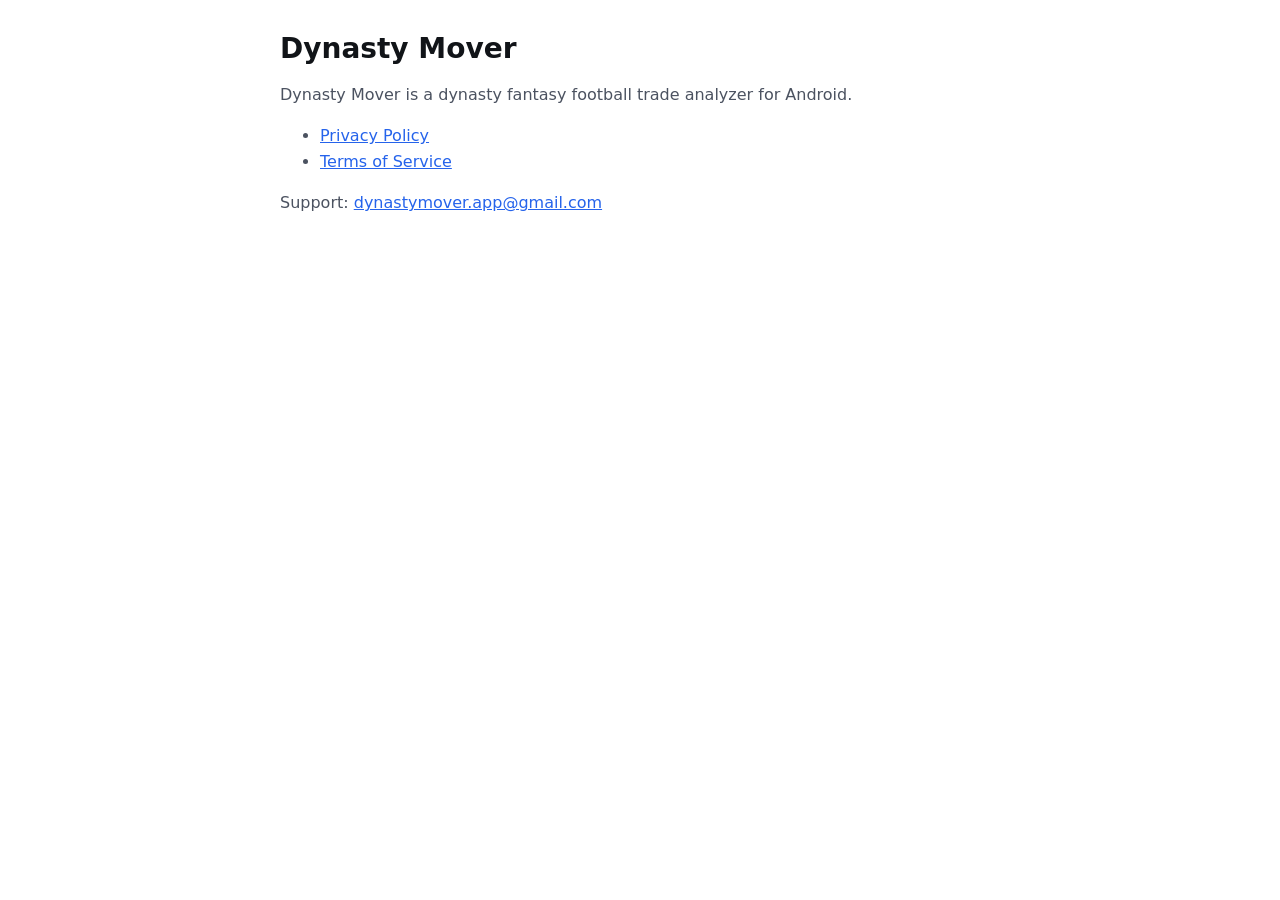
<file: index.html>
<!doctype html>
<html lang="en"><head><meta charset="utf-8"><meta name="viewport" content="width=device-width,initial-scale=1"><title>Dynasty Mover</title>
<style>
  :root { --bg:#ffffff; --ink:#111418; --ink2:#4b5260; --line:#e6e8ec; --accent:#2563eb; }
  @media (prefers-color-scheme: dark) { :root { --bg:#0b0c0e; --ink:#f3f4f6; --ink2:#b4bac4; --line:#262a30; --accent:#4f8bff; } }
  body { margin:0; background:var(--bg); color:var(--ink); font:16px/1.6 system-ui,-apple-system,"Segoe UI",Roboto,sans-serif; }
  main { max-width:720px; margin:0 auto; padding:32px 16px 48px; }
  h1 { font-size:28px; line-height:1.2; margin:0 0 4px; }
  h2 { font-size:19px; margin:28px 0 6px; }
  p, li { color:var(--ink2); }
  .date { color:var(--ink2); margin-bottom:24px; }
  a { color:var(--accent); }
  table { width:100%; border-collapse:collapse; font-size:15px; }
  th, td { text-align:left; padding:8px 6px; border-bottom:1px solid var(--line); vertical-align:top; }
</style></head>
<body><main>
<h1>Dynasty Mover</h1>
<p>Dynasty Mover is a dynasty fantasy football trade analyzer for Android.</p>
<ul>
  <li><a href="privacy.html">Privacy Policy</a></li>
  <li><a href="terms.html">Terms of Service</a></li>
</ul>
<p>Support: <a href="mailto:dynastymover.app@gmail.com">dynastymover.app@gmail.com</a></p>
</main></body></html>
</file>
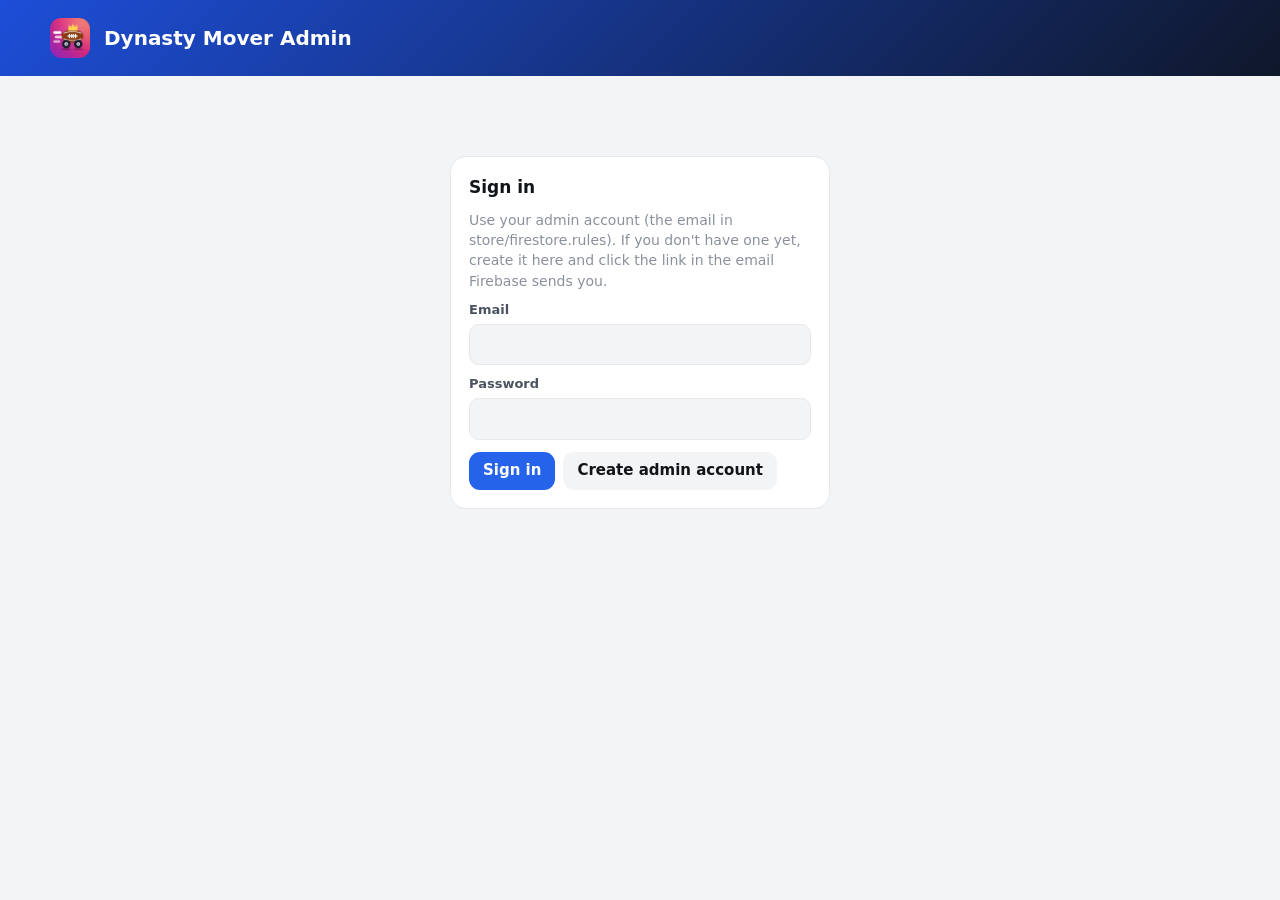
<file: admin/index.html>
<!doctype html>
<html lang="en">
<head>
<meta charset="utf-8">
<meta name="viewport" content="width=device-width, initial-scale=1">
<title>Dynasty Mover Admin</title>
<link rel="icon" href="icon.png">
<style>
:root{color-scheme:light;--bg:#f3f4f6;--surface:#fff;--raise:#f3f4f6;--ink:#111418;--ink2:#4b5260;--muted:#8a909c;--line:#e6e8ec;
  --accent:#2563eb;--accent-soft:#e3ecfd;--good:#15803d;--good-soft:#e6f4ea;--bad:#dc2626;--bad-soft:#fdecec;--warn:#b45309;--warn-soft:#fdf3e2;--pick:#7c3aed}
@media (prefers-color-scheme: dark){:root:not([data-theme="light"]){color-scheme:dark;--bg:#0b0c0e;--surface:#16181b;--raise:#202328;--ink:#f3f4f6;--ink2:#b4bac4;--muted:#7d8491;--line:#262a30;
  --accent:#4f8bff;--accent-soft:#1b2b4a;--good:#34d399;--good-soft:#123024;--bad:#f87171;--bad-soft:#3a1717;--warn:#fbbf24;--warn-soft:#3a2c0d;--pick:#a78bfa}}
*{box-sizing:border-box;margin:0}
body{font:15px/1.45 system-ui,-apple-system,"Segoe UI",Roboto,sans-serif;background:var(--bg);color:var(--ink)}
button,input,select,textarea{font:inherit;color:inherit}
.hidden{display:none!important}
header{background:linear-gradient(135deg,#1d4ed8,#0f172a);color:#fff;padding:18px 24px}
header .in{max-width:1180px;margin:0 auto;display:flex;align-items:center;gap:14px;flex-wrap:wrap}
header img{width:40px;height:40px;border-radius:11px}
header h1{font-size:20px;font-weight:800}
header .who{margin-left:auto;display:flex;gap:10px;align-items:center;font-size:14px;opacity:.95}
main{max-width:1180px;margin:0 auto;padding:20px 16px 60px;display:flex;flex-direction:column;gap:16px}
.card{background:var(--surface);border-radius:16px;padding:18px;border:1px solid var(--line)}
.card h2{font-size:17px;margin-bottom:10px}
.hint{color:var(--muted);font-size:14px}
.btn{display:inline-flex;align-items:center;justify-content:center;gap:6px;border:0;border-radius:11px;padding:8px 14px;min-height:38px;font-weight:650;cursor:pointer;background:var(--raise);white-space:nowrap}
.btn.primary{background:var(--accent);color:#fff}
.btn.danger{background:var(--bad-soft);color:var(--bad)}
.btn.sm{min-height:30px;padding:4px 10px;font-size:13px;border-radius:9px}
.btn:disabled{opacity:.5}
header .btn{background:rgba(255,255,255,.15);color:#fff}
input,select,textarea{width:100%;padding:9px 12px;border-radius:10px;border:1px solid var(--line);background:var(--raise)}
textarea{min-height:70px;resize:vertical}
label{display:block;font-size:13px;color:var(--ink2);margin:10px 0 4px;font-weight:600}
.login{max-width:380px;margin:60px auto}
.err{margin-top:10px;padding:9px 12px;border-radius:10px;background:var(--bad-soft);color:var(--bad);font-weight:600;font-size:14px}
.stats{display:grid;grid-template-columns:repeat(auto-fit,minmax(150px,1fr));gap:12px}
.stat{background:var(--surface);border:1px solid var(--line);border-radius:16px;padding:14px 16px}
.stat .v{font-size:28px;font-weight:800;letter-spacing:-.02em}
.stat .l{color:var(--muted);font-size:13px;font-weight:600}
.stat.good .v{color:var(--good)}.stat.acc .v{color:var(--accent)}.stat.bad .v{color:var(--bad)}.stat.pick .v{color:var(--pick)}
.bar{display:flex;gap:10px;flex-wrap:wrap;align-items:center;margin-bottom:12px}
.bar input{max-width:280px}
.chips{display:flex;gap:6px;flex-wrap:wrap}
.chip{border:0;border-radius:999px;padding:6px 12px;background:var(--raise);font-weight:600;font-size:13px;cursor:pointer}
.chip.on{background:var(--ink);color:var(--surface)}
.tw{overflow-x:auto}
table{width:100%;border-collapse:collapse;font-size:14px}
th{text-align:left;font-size:12px;text-transform:uppercase;letter-spacing:.05em;color:var(--muted);padding:8px 10px;border-bottom:1px solid var(--line);white-space:nowrap}
td{padding:9px 10px;border-bottom:1px solid var(--line);vertical-align:middle;white-space:nowrap}
tr.u{cursor:pointer}
tr.u:hover td{background:var(--raise)}
.pill{display:inline-block;font-size:12px;font-weight:700;padding:2px 9px;border-radius:999px}
.pill.trial{background:var(--accent-soft);color:var(--accent)}.pill.paid{background:var(--good-soft);color:var(--good)}
.pill.comp{background:color-mix(in srgb,var(--pick) 15%,transparent);color:var(--pick)}.pill.expired{background:var(--bad-soft);color:var(--bad)}
.grid2{display:grid;grid-template-columns:repeat(auto-fit,minmax(320px,1fr));gap:16px}
.row{display:flex;gap:8px;align-items:center;flex-wrap:wrap;margin-top:12px}
.kv{display:flex;justify-content:space-between;gap:10px;padding:7px 0;border-bottom:1px solid var(--line);font-size:14px}
.kv span{color:var(--ink2)}
.drawer{position:fixed;inset:0;background:rgba(0,0,0,.4);display:flex;justify-content:flex-end;z-index:5}
.drawer .panel{width:min(440px,100%);height:100%;overflow:auto;background:var(--surface);padding:20px}
.drawer h2{font-size:18px;word-break:break-all}
.toast{position:fixed;bottom:20px;left:50%;transform:translateX(-50%);background:var(--ink);color:var(--surface);padding:10px 16px;border-radius:12px;font-weight:600;display:none;z-index:9}
.muted{color:var(--muted)}
a{color:var(--accent)}
@media (max-width:600px){header{padding:14px 16px}}
</style>
</head>
<body>
<header><div class="in"><img src="icon.png" alt=""><h1>Dynasty Mover Admin</h1>
  <div class="who hidden" id="who"><span id="whoEmail"></span><button class="btn sm" id="reload">Refresh</button><button class="btn sm" id="out">Sign out</button></div></div></header>

<main>
  <section class="card login" id="login">
    <h2>Sign in</h2>
    <p class="hint">Use your admin account (the email in store/firestore.rules). If you don't have one yet, create it here and click the link in the email Firebase sends you.</p>
    <label>Email</label><input type="email" id="lEmail" autocomplete="username">
    <label>Password</label><input type="password" id="lPw" autocomplete="current-password">
    <div class="err hidden" id="lErr"></div>
    <div class="row"><button class="btn primary" id="lGo">Sign in</button><button class="btn" id="lNew">Create admin account</button></div>
  </section>

  <div id="dash" class="hidden" style="display:flex;flex-direction:column;gap:16px">
    <div class="stats" id="stats"></div>

    <section class="card">
      <div class="bar"><h2 style="margin:0 8px 0 0">Users</h2><input type="search" id="q" placeholder="Search email">
        <div class="chips" id="chips"></div><span style="flex:1"></span><button class="btn sm" id="csv">Export CSV</button></div>
      <div class="tw"><table><thead><tr><th>Email</th><th>Plan</th><th>Joined</th><th>Trial ends</th><th>Last seen</th><th>Version</th></tr></thead><tbody id="rows"></tbody></table></div>
      <p class="hint" id="count" style="margin-top:10px"></p>
    </section>

    <div class="grid2">
      <section class="card">
        <h2>Announcement</h2>
        <p class="hint">Shows at the top of the app for everyone until they close it. Publishing a new one shows it again to people who closed the last one.</p>
        <label>Title</label><input id="aTitle" placeholder="e.g. New feature">
        <label>Message</label><textarea id="aText" placeholder="e.g. Rookie picks now update every week."></textarea>
        <div class="row"><button class="btn primary" id="aPub">Publish</button><button class="btn" id="aClear">Remove</button><span class="hint" id="aNow"></span></div>
      </section>
      <section class="card">
        <h2>App settings</h2>
        <label>Free trial length for new sign-ups (days)</label><input type="number" id="sTrial" min="0" max="90">
        <label>Minimum app version (older copies must update; leave blank for none)</label><input id="sMin" placeholder="e.g. 3.0">
        <div class="row"><button class="btn primary" id="sSave">Save settings</button></div>
        <p class="hint" style="margin-top:14px">Money, refunds and cancellations live in <a href="https://play.google.com/console" target="_blank" rel="noopener">Google Play Console</a>.
          To turn off or delete a sign-in, use <a id="fbUsers" target="_blank" rel="noopener">Firebase Authentication</a>.</p>
      </section>
    </div>
  </div>
</main>

<div class="drawer hidden" id="drawer"><div class="panel" id="panel"></div></div>
<div class="toast" id="toast"></div>

<script src="edition.js"></script>
<script>
"use strict";
const F = window.FIREBASE || {}, P = window.PRO || {};
const AUTH = "https://identitytoolkit.googleapis.com/v1/accounts:";
const DOCS = `https://firestore.googleapis.com/v1/projects/${F.projectId}/databases/(default)/documents`;
const DAY = 86400000;
const $ = s => document.querySelector(s);
const esc = s => String(s ?? "").replace(/[&<>"']/g, c => ({ "&": "&amp;", "<": "&lt;", ">": "&gt;", '"': "&quot;", "'": "&#39;" }[c]));
const toast = m => { const t = $("#toast"); t.textContent = m; t.style.display = "block"; clearTimeout(t._h); t._h = setTimeout(() => t.style.display = "none", 2600); };
let session = null, users = [], config = {}, filter = "all";

// ---- Firestore values ----
function enc(v) {
  if (v === null || v === undefined) return { nullValue: null };
  if (v instanceof Date) return { timestampValue: v.toISOString() };
  if (typeof v === "boolean") return { booleanValue: v };
  if (typeof v === "number") return Number.isInteger(v) ? { integerValue: String(v) } : { doubleValue: v };
  if (typeof v === "object") return { mapValue: { fields: Object.fromEntries(Object.entries(v).map(([k, x]) => [k, enc(x)])) } };
  return { stringValue: String(v) };
}
function dec(v) {
  if (!v) return null;
  if ("timestampValue" in v) return v.timestampValue;
  if ("integerValue" in v) return parseInt(v.integerValue, 10);
  if ("doubleValue" in v) return v.doubleValue;
  if ("booleanValue" in v) return v.booleanValue;
  if ("stringValue" in v) return v.stringValue;
  if ("mapValue" in v) return decFields(v.mapValue.fields);
  return null;
}
const decFields = f => Object.fromEntries(Object.entries(f || {}).map(([k, v]) => [k, dec(v)]));

async function call(method, url, body, auth = true) {
  const h = { "Content-Type": "application/json" };
  if (auth && session) h.Authorization = "Bearer " + await token();
  const r = await fetch(url, { method, headers: h, body: body ? JSON.stringify(body) : undefined });
  const j = await r.json().catch(() => ({}));
  if (!r.ok) {
    const m = (j.error && (j.error.message || j.error.status)) || "HTTP " + r.status;
    const e = new Error({ INVALID_LOGIN_CREDENTIALS: "Wrong email or password.", EMAIL_EXISTS: "That account already exists. Sign in instead.",
      PERMISSION_DENIED: "Not allowed. Is this the admin email in firestore.rules, and is the email verified?" }[String(m).split(" ")[0].replace(":", "")] || m);
    e.status = r.status; throw e;
  }
  return j;
}
async function token() {
  if (session.expires > Date.now()) return session.idToken;
  const r = await fetch("https://securetoken.googleapis.com/v1/token?key=" + F.apiKey, { method: "POST", headers: { "Content-Type": "application/json" },
    body: JSON.stringify({ grant_type: "refresh_token", refresh_token: session.refreshToken }) }).then(r => r.json());
  session.idToken = r.id_token; session.refreshToken = r.refresh_token; session.expires = Date.now() + (parseInt(r.expires_in, 10) - 120) * 1000;
  sessionStorage.setItem("dmAdmin", JSON.stringify(session));
  return session.idToken;
}

// ---- sign-in ----
const lErr = m => { $("#lErr").textContent = m; $("#lErr").classList.toggle("hidden", !m); };
async function login(create) {
  const email = $("#lEmail").value.trim(), password = $("#lPw").value;
  if (!email || password.length < 6) return lErr("Enter your email and a password of at least 6 characters.");
  lErr("");
  try {
    const r = await call("POST", AUTH + (create ? "signUp" : "signInWithPassword") + "?key=" + F.apiKey, { email, password, returnSecureToken: true }, false);
    session = { email: r.email, idToken: r.idToken, refreshToken: r.refreshToken, expires: Date.now() + (parseInt(r.expiresIn, 10) - 120) * 1000 };
    const info = await call("POST", AUTH + "lookup?key=" + F.apiKey, { idToken: r.idToken }, false);
    if (!(info.users && info.users[0] && info.users[0].emailVerified)) {
      await call("POST", AUTH + "sendOobCode?key=" + F.apiKey, { requestType: "VERIFY_EMAIL", idToken: r.idToken }, false).catch(() => {});
      session = null;
      return lErr("Check your inbox: click the link Firebase just sent to verify this email, then sign in again.");
    }
    sessionStorage.setItem("dmAdmin", JSON.stringify(session));
    await open();
  } catch (e) { session = null; lErr(e.message); }
}
$("#lGo").onclick = () => login(false);
$("#lNew").onclick = () => login(true);
$("#lPw").onkeydown = e => { if (e.key === "Enter") login(false); };
$("#out").onclick = () => { sessionStorage.removeItem("dmAdmin"); location.reload(); };
$("#reload").onclick = () => load().then(() => toast("Up to date"));
$("#fbUsers").href = `https://console.firebase.google.com/project/${F.projectId}/authentication/users`;

async function open() {
  $("#login").classList.add("hidden");
  $("#dash").classList.remove("hidden");
  $("#who").classList.remove("hidden");
  $("#whoEmail").textContent = session.email;
  await load();
}

// ---- data ----
async function load() {
  try {
    const out = [];
    let page = "";
    do {
      const r = await call("GET", `${DOCS}/users?pageSize=300${page ? "&pageToken=" + encodeURIComponent(page) : ""}`);
      (r.documents || []).forEach(d => out.push(Object.assign({ uid: d.name.split("/").pop() }, decFields(d.fields))));
      page = r.nextPageToken || "";
    } while (page);
    users = out;
    try { config = decFields((await call("GET", `${DOCS}/config/app`)).fields); } catch (e) { if (e.status === 404) config = {}; else throw e; }
    draw();
  } catch (e) {
    toast(e.message);
    if (e.status === 403) { $("#dash").classList.add("hidden"); $("#login").classList.remove("hidden"); lErr(e.message); }
  }
}

const trialDays = () => parseInt(config.trialDays ?? P.trialDays ?? 7, 10);
function trialEnd(u) { return u.trialEnds ? Date.parse(u.trialEnds) : u.created ? Date.parse(u.created) + trialDays() * DAY : 0; }
function statusOf(u) {
  const now = Date.now();
  if (u.comp && (!u.compUntil || Date.parse(u.compUntil) > now)) return "comp";
  if (u.sub && u.sub.active) return "paid";
  return trialEnd(u) > now ? "trial" : "expired";
}
const LABEL = { trial: "Trial", paid: "Paid", comp: "Free access", expired: "Basic" };
const day = iso => iso ? new Date(iso).toLocaleDateString() : "";
function ago(iso) {
  if (!iso) return "";
  const m = (Date.now() - Date.parse(iso)) / 60000;
  if (m < 60) return Math.max(1, Math.round(m)) + " min ago";
  if (m < 1440) return Math.round(m / 60) + " h ago";
  return Math.round(m / 1440) + " d ago";
}

function draw() {
  const by = { trial: 0, paid: 0, comp: 0, expired: 0 };
  users.forEach(u => by[statusOf(u)]++);
  const week = users.filter(u => u.created && Date.now() - Date.parse(u.created) < 7 * DAY).length;
  const active = users.filter(u => u.lastSeen && Date.now() - Date.parse(u.lastSeen) < 7 * DAY).length;
  const tried = by.paid + by.expired;                      // people whose trial is over (free access not counted)
  const conv = tried ? Math.round(100 * by.paid / tried) : 0;
  $("#stats").innerHTML = [["Users", users.length, ""], ["New this week", week, "acc"], ["Active this week", active, ""], ["On trial", by.trial, "acc"],
    ["Paying", by.paid, "good"], ["Free access", by.comp, "pick"], ["On Basic (free)", by.expired, "bad"], ["Trial → paid", conv + "%", "good"]]
    .map(([l, v, c]) => `<div class="stat ${c}"><div class="v">${esc(v)}</div><div class="l">${esc(l)}</div></div>`).join("");
  $("#chips").innerHTML = [["all", "All", users.length], ["trial", "Trial", by.trial], ["paid", "Paid", by.paid], ["comp", "Free access", by.comp], ["expired", "Basic", by.expired]]
    .map(([k, l, n]) => `<button class="chip${filter === k ? " on" : ""}" data-f="${k}">${l} ${n}</button>`).join("");
  document.querySelectorAll("[data-f]").forEach(b => b.onclick = () => { filter = b.dataset.f; draw(); });
  const q = $("#q").value.trim().toLowerCase();
  const list = users.filter(u => (filter === "all" || statusOf(u) === filter) && (!q || String(u.email || "").toLowerCase().includes(q)))
    .sort((a, b) => String(b.created || "").localeCompare(String(a.created || "")));
  $("#rows").innerHTML = list.map(u => { const s = statusOf(u); return `<tr class="u" data-u="${esc(u.uid)}"><td>${esc(u.email)}</td><td><span class="pill ${s}">${LABEL[s]}</span></td>
    <td>${esc(day(u.created))}</td><td>${s === "trial" || s === "expired" ? esc(day(new Date(trialEnd(u)).toISOString())) : ""}</td><td>${esc(ago(u.lastSeen))}</td><td>${esc(u.appVersion || "")}</td></tr>`; }).join("")
    || `<tr><td colspan="6" class="muted">No users${q || filter !== "all" ? " match" : " yet"}.</td></tr>`;
  $("#count").textContent = `${list.length} of ${users.length} shown`;
  document.querySelectorAll("[data-u]").forEach(r => r.onclick = () => detail(r.dataset.u));
  $("#aTitle").value = config.announceTitle || ""; $("#aText").value = config.announceText || "";
  $("#aNow").textContent = config.announceText ? "Showing in the app now" : "No announcement";
  $("#sTrial").value = trialDays(); $("#sMin").value = config.minVersion || "";
}
$("#q").oninput = draw;

// ---- one user ----
async function patchUser(uid, fields) {
  await call("PATCH", `${DOCS}/users/${uid}?${Object.keys(fields).map(k => "updateMask.fieldPaths=" + k).join("&")}`,
    { fields: Object.fromEntries(Object.entries(fields).map(([k, v]) => [k, enc(v)])) });
  Object.assign(users.find(u => u.uid === uid), Object.fromEntries(Object.entries(fields).map(([k, v]) => [k, v instanceof Date ? v.toISOString() : v])));
  draw(); detail(uid);
}
function detail(uid) {
  const u = users.find(x => x.uid === uid); if (!u) return;
  const s = statusOf(u), end = trialEnd(u), sub = u.sub || {};
  $("#panel").innerHTML = `<div style="display:flex;justify-content:space-between;gap:10px;align-items:start"><h2>${esc(u.email)}</h2><button class="btn sm" id="dX">Close</button></div>
    <p style="margin:8px 0 14px"><span class="pill ${s}">${LABEL[s]}</span></p>
    <div class="kv"><span>Joined</span><b>${esc(day(u.created))}</b></div>
    <div class="kv"><span>Trial ${end > Date.now() ? "ends" : "ended"}</span><b>${esc(day(new Date(end).toISOString()))}${u.trialEnds ? " (set by you)" : ""}</b></div>
    <div class="kv"><span>Last seen</span><b>${esc(ago(u.lastSeen))}</b></div>
    <div class="kv"><span>App version</span><b>${esc(u.appVersion || "")}</b></div>
    <div class="kv"><span>Google Play</span><b>${sub.active ? (sub.autoRenew ? "Subscribed" : "Subscribed, not renewing") : "No subscription"}</b></div>
    ${sub.orderId ? `<div class="kv"><span>Order</span><b style="font-size:12px">${esc(sub.orderId)}</b></div>` : ""}
    <div class="kv"><span>2027 draft kit</span><b>${(sub.addons || []).includes("draft_kit_2027") ? "Bought on Google Play" : u.kits && u.kits.draft_kit_2027 ? "Given by you" : "No"}</b></div>
    <div class="kv"><span>User ID</span><b style="font-size:12px">${esc(u.uid)}</b></div>
    <label>Trial</label><div class="row" style="margin-top:0"><button class="btn sm" data-ext="7">+7 days</button><button class="btn sm" data-ext="30">+30 days</button><button class="btn sm" id="dEnd">End trial now</button></div>
    <label>Free access (friends, testers, giveaways)</label>
    <div class="row" style="margin-top:0">${u.comp ? `<button class="btn sm danger" id="dCompOff">Remove free access</button>` : `<button class="btn sm primary" id="dComp">Give free access</button><button class="btn sm" id="dComp30">Free for 30 days</button>`}</div>
    <label>Paid another way (Cash App, PayPal, Venmo: the web version's "Other ways to pay")</label>
    <div class="row" style="margin-top:0"><button class="btn sm primary" id="dPaidM">Paid a month</button><button class="btn sm primary" id="dPaidY">Paid a year</button></div>
    ${u.comp && u.compUntil ? `<div class="hint">Access runs to ${esc(day(u.compUntil))}.</div>` : ""}
    <label>2027 draft kit (a one-time purchase; give it to friends and testers)</label>
    <div class="row" style="margin-top:0">${u.kits && u.kits.draft_kit_2027 ? `<button class="btn sm danger" id="dKitOff">Remove the kit</button>` : `<button class="btn sm primary" id="dKit">Give the kit</button>`}</div>
    <label>Private note</label><textarea id="dNote">${esc(u.note || "")}</textarea><div class="row" style="margin-top:6px"><button class="btn sm" id="dNoteSave">Save note</button></div>
    <p class="hint" style="margin-top:18px">Refunds and cancelling a subscription: Google Play Console > Order management (search the order number).</p>`;
  $("#drawer").classList.remove("hidden");
  $("#dX").onclick = () => $("#drawer").classList.add("hidden");
  document.querySelectorAll("[data-ext]").forEach(b => b.onclick = () => patchUser(uid, { trialEnds: new Date(Math.max(Date.now(), end) + parseInt(b.dataset.ext, 10) * DAY) }).then(() => toast("Trial extended")).catch(e => toast(e.message)));
  $("#dEnd").onclick = () => patchUser(uid, { trialEnds: new Date() }).then(() => toast("Trial ended")).catch(e => toast(e.message));
  if ($("#dComp")) $("#dComp").onclick = () => patchUser(uid, { comp: true, compUntil: null }).then(() => toast("Free access on")).catch(e => toast(e.message));
  if ($("#dComp30")) $("#dComp30").onclick = () => patchUser(uid, { comp: true, compUntil: new Date(Date.now() + 30 * DAY) }).then(() => toast("Free for 30 days")).catch(e => toast(e.message));
  // paid by hand: a month or a year from today, or from the end of what they already have
  const paidFrom = () => Math.max(Date.now(), u.comp && u.compUntil ? Date.parse(u.compUntil) || 0 : 0);
  if ($("#dPaidM")) $("#dPaidM").onclick = () => patchUser(uid, { comp: true, compUntil: new Date(paidFrom() + 31 * DAY), note: ((u.note || "") + ` Paid a month ${new Date().toISOString().slice(0, 10)}.`).trim() }).then(() => toast("Pro for a month")).catch(e => toast(e.message));
  if ($("#dPaidY")) $("#dPaidY").onclick = () => patchUser(uid, { comp: true, compUntil: new Date(paidFrom() + 366 * DAY), note: ((u.note || "") + ` Paid a year ${new Date().toISOString().slice(0, 10)}.`).trim() }).then(() => toast("Pro for a year")).catch(e => toast(e.message));
  if ($("#dCompOff")) $("#dCompOff").onclick = () => patchUser(uid, { comp: false, compUntil: null }).then(() => toast("Free access removed")).catch(e => toast(e.message));
  $("#dNoteSave").onclick = () => patchUser(uid, { note: $("#dNote").value }).then(() => toast("Saved")).catch(e => toast(e.message));
  if ($("#dKit")) $("#dKit").onclick = () => patchUser(uid, { kits: { draft_kit_2027: true } }).then(() => toast("Draft kit given")).catch(e => toast(e.message));
  if ($("#dKitOff")) $("#dKitOff").onclick = () => patchUser(uid, { kits: {} }).then(() => toast("Draft kit removed")).catch(e => toast(e.message));
}
$("#drawer").onclick = e => { if (e.target.id === "drawer") $("#drawer").classList.add("hidden"); };

// ---- app settings ----
async function saveConfig(fields, msg) {
  await call("PATCH", `${DOCS}/config/app?${Object.keys(fields).map(k => "updateMask.fieldPaths=" + k).join("&")}`,
    { fields: Object.fromEntries(Object.entries(fields).map(([k, v]) => [k, enc(v)])) });
  Object.assign(config, fields); draw(); toast(msg);
}
$("#aPub").onclick = () => { const t = $("#aText").value.trim(); if (!t) return toast("Write a message first");
  saveConfig({ announceTitle: $("#aTitle").value.trim(), announceText: t, announceId: String(Date.now()) }, "Published").catch(e => toast(e.message)); };
$("#aClear").onclick = () => saveConfig({ announceTitle: "", announceText: "", announceId: "" }, "Removed").catch(e => toast(e.message));
$("#sSave").onclick = () => { const d = parseInt($("#sTrial").value, 10);
  if (!(d >= 0 && d <= 90)) return toast("Trial length must be 0 to 90 days");
  const m = $("#sMin").value.trim(); if (m && !/^\d+(\.\d+)*$/.test(m)) return toast("Version looks like 2.3 or 3.0.1");
  saveConfig({ trialDays: d, minVersion: m }, "Settings saved").catch(e => toast(e.message)); };

// ---- export ----
$("#csv").onclick = () => {
  const cols = ["email", "plan", "joined", "trial_ends", "last_seen", "version", "google_play_order", "note"];
  const q = v => `"${String(v ?? "").replace(/"/g, '""')}"`;
  const lines = [cols.join(",")].concat(users.map(u => [u.email, LABEL[statusOf(u)], day(u.created), day(new Date(trialEnd(u)).toISOString()), day(u.lastSeen), u.appVersion, (u.sub || {}).orderId, u.note].map(q).join(",")));
  const a = document.createElement("a");
  a.href = URL.createObjectURL(new Blob([lines.join("\r\n")], { type: "text/csv" }));
  a.download = `dynasty-mover-users-${new Date().toISOString().slice(0, 10)}.csv`;
  a.click();
};

// ---- start ----
if (!F.apiKey || /PASTE/.test(F.apiKey)) lErr("Firebase isn't set up yet: paste your apiKey and projectId into editions\\pro\\www\\js\\edition.js (PRO-SETUP.md step 2).");
try { session = JSON.parse(sessionStorage.getItem("dmAdmin") || "null"); } catch (e) { session = null; }
if (session) open();
</script>
</body>
</html>
</file>
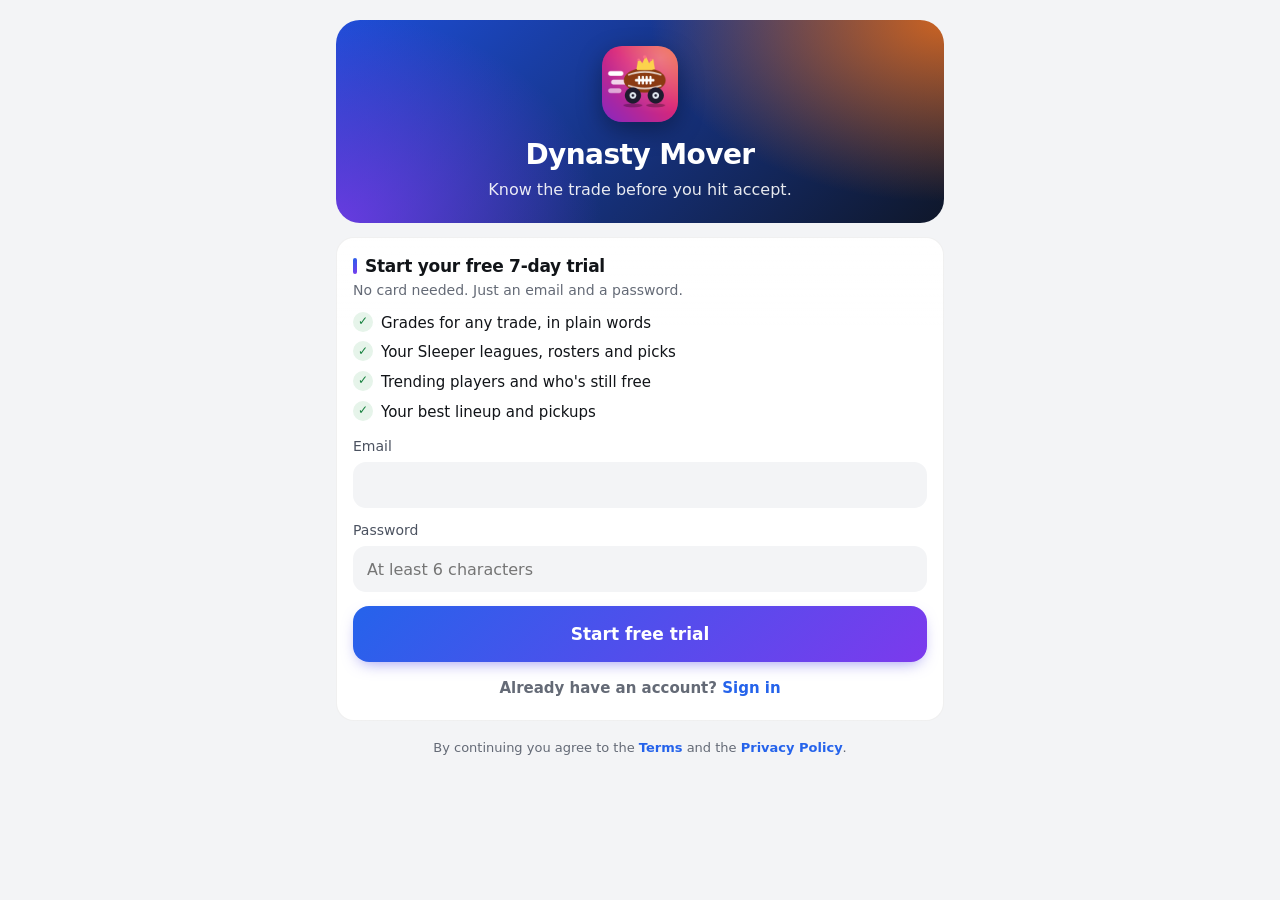
<file: app/index.html>
<!doctype html>
<html lang="en">
<head>
<meta charset="utf-8">
<meta name="viewport" content="width=device-width, initial-scale=1, maximum-scale=1, viewport-fit=cover">
<meta name="theme-color" content="#ffffff" media="(prefers-color-scheme: light)">
<meta name="theme-color" content="#16181b" media="(prefers-color-scheme: dark)">
<meta name="apple-mobile-web-app-capable" content="yes">
<meta name="mobile-web-app-capable" content="yes">
<meta name="apple-mobile-web-app-status-bar-style" content="default">
<meta name="apple-mobile-web-app-title" content="Dynasty Mover">
<meta name="description" content="Dynasty Mover: the fantasy football trade analyzer, with a GM who knows your league.">
<title>Dynasty Mover</title>
<link rel="manifest" href="manifest.webmanifest">
<link rel="icon" href="icon.png">
<link rel="apple-touch-icon" href="icon-512.png">
<link rel="stylesheet" href="css/app.css">
<link rel="stylesheet" href="css/retro.css">
<style>
/* The browser draws no bars of its own, so the page keeps clear of the notch and the home bar itself. */
:root{--safe-top:env(safe-area-inset-top,0px);--safe-bottom:env(safe-area-inset-bottom,0px)}
html,body{overscroll-behavior-y:none;-webkit-tap-highlight-color:transparent}
#boot{position:fixed;inset:0;display:flex;align-items:center;justify-content:center;flex-direction:column;gap:14px;background:var(--bg);color:var(--muted);font:15px/1.4 -apple-system,system-ui,sans-serif;z-index:99}
#boot img{width:72px;height:72px;border-radius:18px}
#boot.gone{display:none}
</style>
</head>
<body>
<div id="boot"><img src="icon.png" alt=""><span>Opening Dynasty Mover…</span></div>
<header class="top">
  <div class="top-row">
    <button class="league-btn" id="leagueBtn" aria-label="Switch league">
      <span class="lg-name" id="lgName">Dynasty Mover</span>
      <svg viewBox="0 0 20 20" aria-hidden="true"><path d="M5 8l5 5 5-5" fill="none" stroke="currentColor" stroke-width="2" stroke-linecap="round" stroke-linejoin="round"/></svg>
    </button>
    <span class="sync hidden" id="sync" role="status" aria-label="Updating"><span class="spin"></span>Updating</span>
    <button class="gm-btn" id="gmBtn" aria-label="Ask your GM"><svg viewBox="0 0 24 24"><path d="M12 3l1.8 4.2L18 9l-4.2 1.8L12 15l-1.8-4.2L6 9l4.2-1.8zM5 16l.9 2.1L8 19l-2.1.9L5 22l-.9-2.1L2 19l2.1-.9zM19 14l.7 1.6 1.6.7-1.6.7-.7 1.6-.7-1.6-1.6-.7 1.6-.7z" fill="none" stroke="currentColor" stroke-width="1.8" stroke-linejoin="round"/></svg><span>Ask GM</span></button>
  </div>
  <div class="lg-sub" id="lgSub"></div>
</header>

<div id="updbar" class="hidden"></div>
<div id="probar" class="hidden"></div>
<div id="banner" class="banner hidden"></div>

<main id="view"></main>

<nav class="tabs" id="tabs">
  <button data-tab="rank" class="on"><svg viewBox="0 0 24 24"><path d="M9 7a3 3 0 106 0 3 3 0 00-6 0M4 20c0-3.3 3.6-5 8-5s8 1.7 8 5M17.5 4.5a2.6 2.6 0 010 5M20 14.5c1.4.7 2 1.8 2 3.5M6.5 4.5a2.6 2.6 0 000 5M4 14.5c-1.4.7-2 1.8-2 3.5" fill="none" stroke="currentColor" stroke-width="1.8" stroke-linecap="round"/></svg><span>Players</span></button>
  <button data-tab="trade"><svg viewBox="0 0 24 24"><path d="M4 8h13l-3-3M20 16H7l3 3" fill="none" stroke="currentColor" stroke-width="2" stroke-linecap="round" stroke-linejoin="round"/></svg><span>Trade</span></button>
  <button data-tab="team"><svg viewBox="0 0 24 24"><path d="M12 12a4 4 0 100-8 4 4 0 000 8zM4 21c0-4 4-6 8-6s8 2 8 6" fill="none" stroke="currentColor" stroke-width="2" stroke-linecap="round"/></svg><span>My Team</span></button>
  <button data-tab="league"><svg viewBox="0 0 24 24"><circle cx="12" cy="12" r="3" fill="none" stroke="currentColor" stroke-width="2"/><path d="M12 2v3M12 19v3M2 12h3M19 12h3M4.9 4.9l2.1 2.1M17 17l2.1 2.1M4.9 19.1L7 17M17 7l2.1-2.1" fill="none" stroke="currentColor" stroke-width="2" stroke-linecap="round"/></svg><span>League</span></button>
</nav>

<div class="scrim hidden" id="scrim"></div>
<section class="sheet hidden" id="sheet" role="dialog" aria-modal="true">
  <div class="grab"></div>
  <div class="sheet-body" id="sheetBody"></div>
</section>
<div class="toast" id="toast" role="status"></div>

<script src="js/edition.js?v=3.2.30.48"></script>
<script src="js/store.js?v=3.2.30.48"></script>
<script>
/* The engine reads its files synchronously, so the stored files are loaded into memory first (Store.ready), then the
   app's scripts run in order, the same order the Android build uses. */
(function () {
  var files = ["predict_params", "engine", "predict", "week", "score", "history", "draft", "faces-data", "pixel", "account", "pro", "update", "ui", "gm"];
  function load(i) {
    if (i >= files.length) { var b = document.getElementById("boot"); if (b) b.classList.add("gone"); return; }
    var s = document.createElement("script"); s.src = "js/" + files[i] + ".js?v=3.2.30.48";
    s.onload = function () { load(i + 1); };
    s.onerror = function () { var b = document.getElementById("boot"); if (b) b.lastChild.textContent = "Couldn't load " + files[i] + ".js. Check the connection and reload."; };
    document.body.appendChild(s);
  }
  Store.ready.then(function () { load(0); }, function () { load(0); });
  if ("serviceWorker" in navigator) { window.addEventListener("load", function () { navigator.serviceWorker.register("sw.js?v=3.2.30.48").catch(function () {}); }); }
})();
</script>
</body>
</html>
</file>
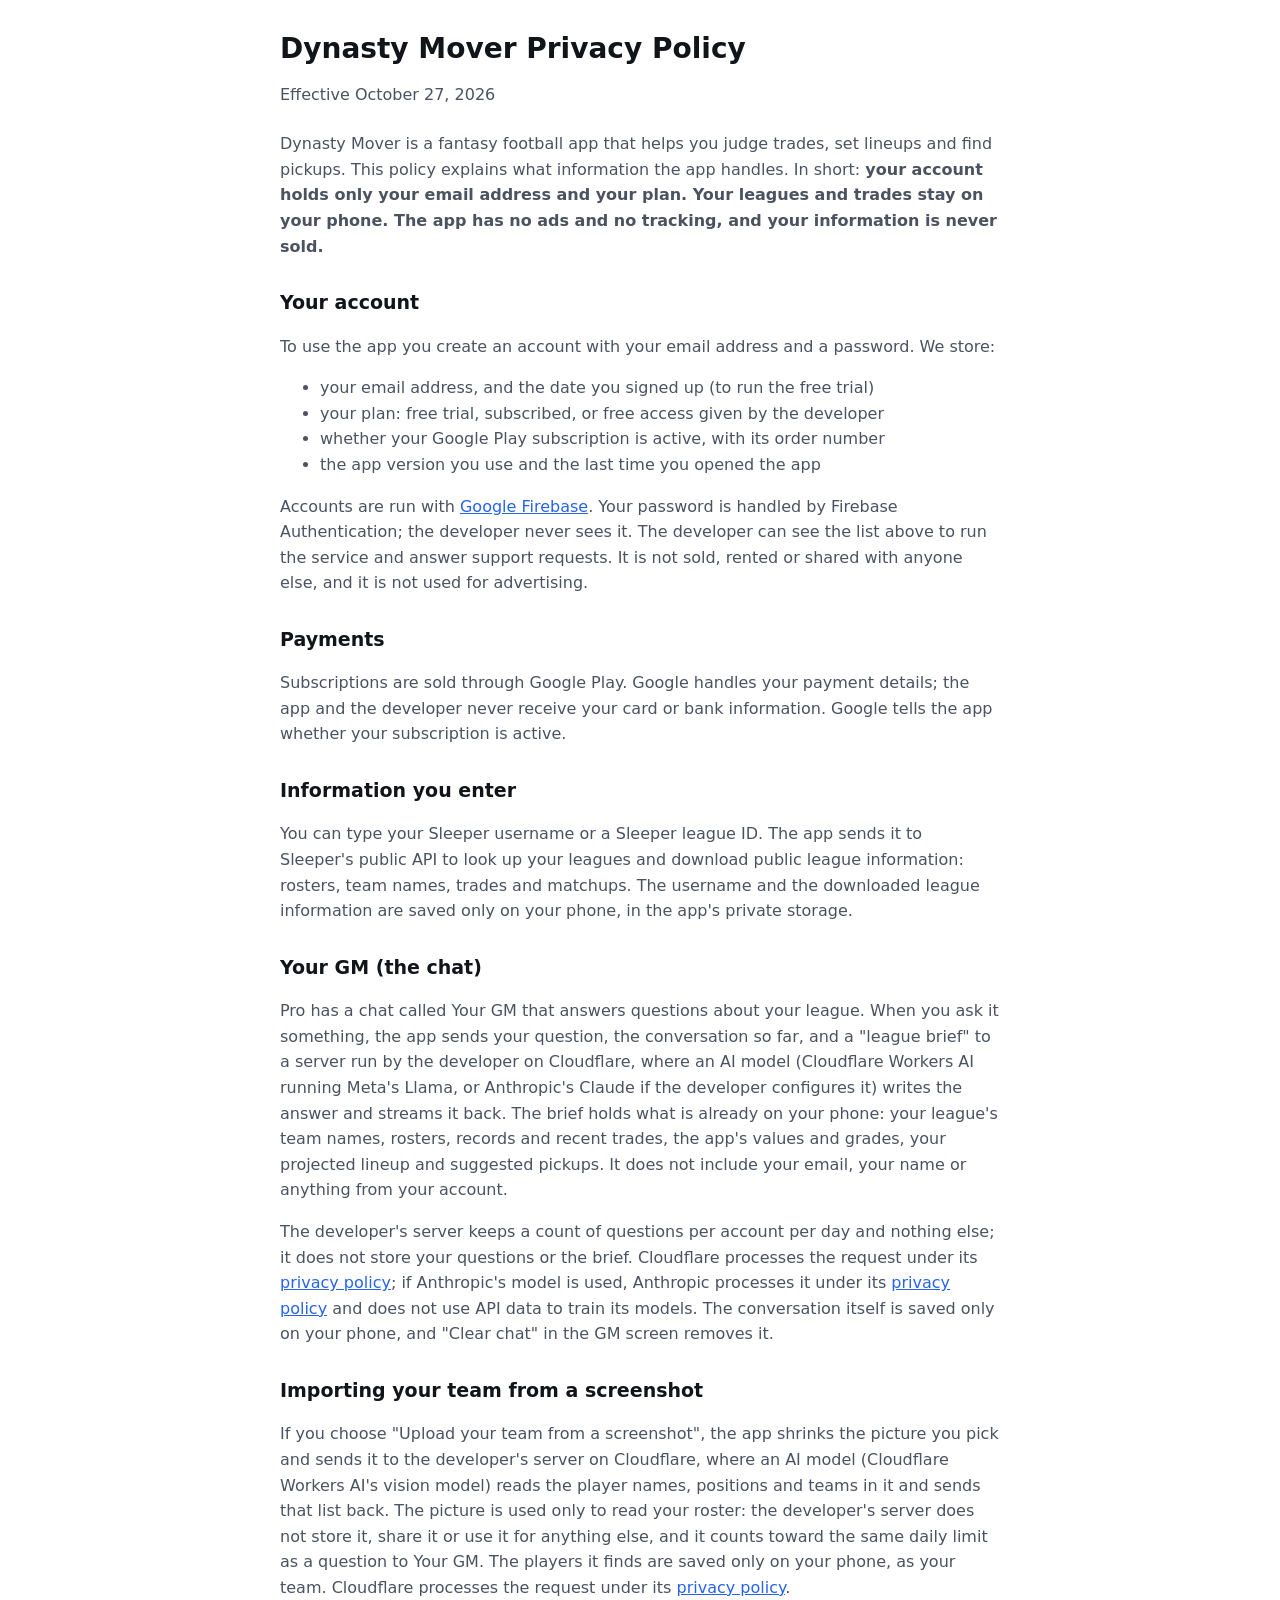
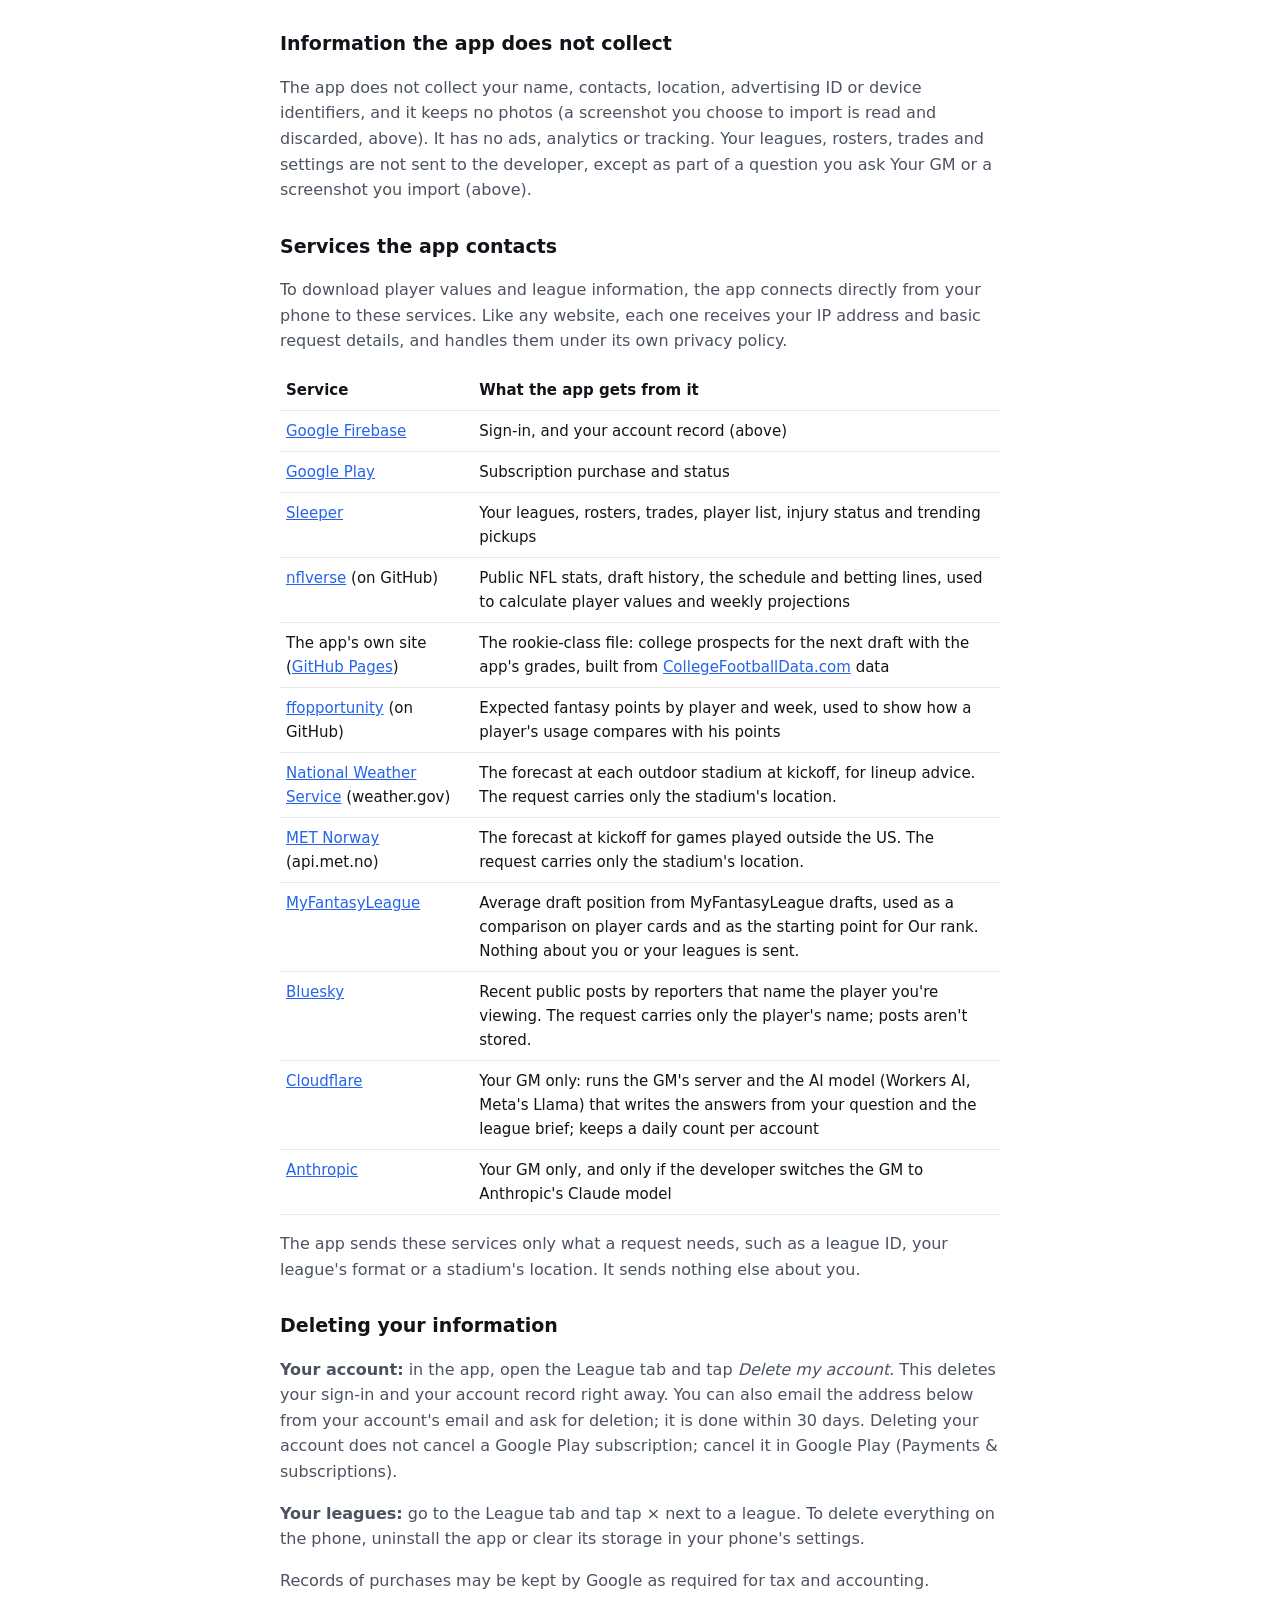
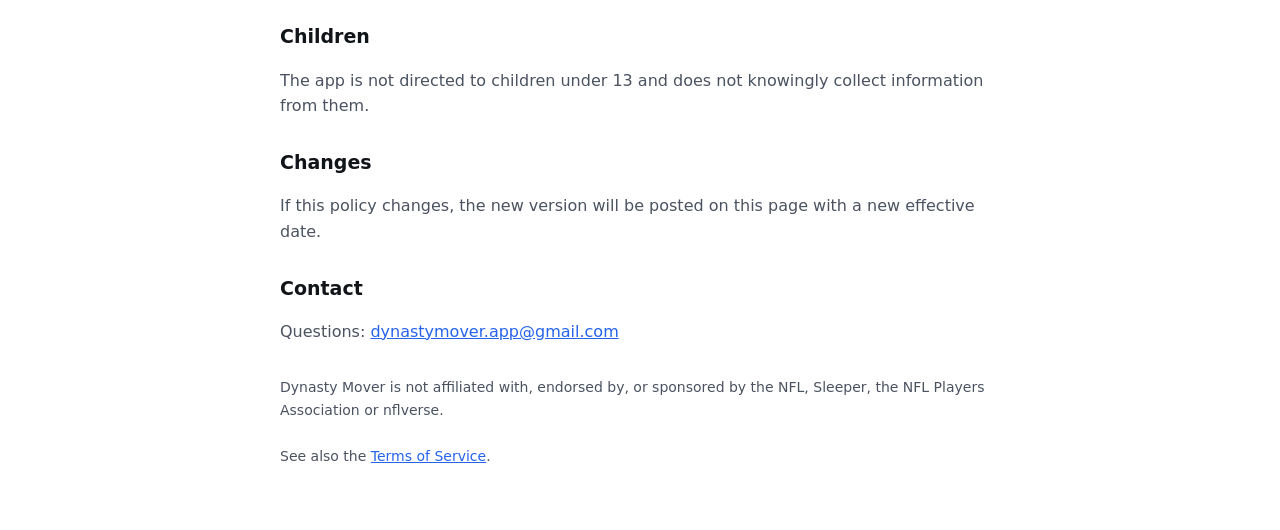
<file: privacy.html>
<!doctype html>
<html lang="en">
<head>
<meta charset="utf-8">
<meta name="viewport" content="width=device-width, initial-scale=1">
<title>Dynasty Mover Privacy Policy</title>
<style>
  :root { --bg:#ffffff; --ink:#111418; --ink2:#4b5260; --line:#e6e8ec; --accent:#2563eb; }
  @media (prefers-color-scheme: dark) { :root { --bg:#0b0c0e; --ink:#f3f4f6; --ink2:#b4bac4; --line:#262a30; --accent:#4f8bff; } }
  body { margin:0; background:var(--bg); color:var(--ink); font:16px/1.6 system-ui,-apple-system,"Segoe UI",Roboto,sans-serif; }
  main { max-width:720px; margin:0 auto; padding:32px 16px 48px; }
  h1 { font-size:28px; line-height:1.2; margin:0 0 4px; }
  h2 { font-size:19px; margin:28px 0 6px; }
  p, li { color:var(--ink2); }
  .date { color:var(--ink2); margin-bottom:24px; }
  a { color:var(--accent); }
  table { width:100%; border-collapse:collapse; font-size:15px; }
  th, td { text-align:left; padding:8px 6px; border-bottom:1px solid var(--line); vertical-align:top; }
</style>
</head>
<body>
<main>
<h1>Dynasty Mover Privacy Policy</h1>
<p class="date">Effective October 27, 2026</p>

<p>Dynasty Mover is a fantasy football app that helps you judge trades, set lineups and find pickups.
This policy explains what information the app handles. In short: <strong>your account holds only your email address
and your plan. Your leagues and trades stay on your phone. The app has no ads and no tracking, and your information is never sold.</strong></p>

<h2>Your account</h2>
<p>To use the app you create an account with your email address and a password. We store:</p>
<ul>
  <li>your email address, and the date you signed up (to run the free trial)</li>
  <li>your plan: free trial, subscribed, or free access given by the developer</li>
  <li>whether your Google Play subscription is active, with its order number</li>
  <li>the app version you use and the last time you opened the app</li>
</ul>
<p>Accounts are run with <a href="https://firebase.google.com">Google Firebase</a>. Your password is handled by Firebase
Authentication; the developer never sees it. The developer can see the list above to run the service and answer support
requests. It is not sold, rented or shared with anyone else, and it is not used for advertising.</p>

<h2>Payments</h2>
<p>Subscriptions are sold through Google Play. Google handles your payment details; the app and the developer never
receive your card or bank information. Google tells the app whether your subscription is active.</p>

<h2>Information you enter</h2>
<p>You can type your Sleeper username or a Sleeper league ID. The app sends it to Sleeper's public API to look up
your leagues and download public league information: rosters, team names, trades and matchups. The username and
the downloaded league information are saved only on your phone, in the app's private storage.</p>

<h2>Your GM (the chat)</h2>
<p>Pro has a chat called Your GM that answers questions about your league. When you ask it something, the app sends
your question, the conversation so far, and a "league brief" to a server run by the developer on Cloudflare, where an
AI model (Cloudflare Workers AI running Meta's Llama, or Anthropic's Claude if the developer configures it) writes the
answer and streams it back. The brief holds what is already on your phone:
your league's team names, rosters, records and recent trades, the app's values and grades, your projected lineup and
suggested pickups. It does not include your email, your name or anything from your account.</p>
<p>The developer's server keeps a count of questions per account per day and nothing else; it does not store your
questions or the brief. Cloudflare processes the request under its <a href="https://www.cloudflare.com/privacypolicy/">privacy
policy</a>; if Anthropic's model is used, Anthropic processes it under its <a href="https://www.anthropic.com/legal/privacy">privacy
policy</a> and does not use API data to train its models. The conversation itself is saved only on your phone, and
"Clear chat" in the GM screen removes it.</p>

<h2>Importing your team from a screenshot</h2>
<p>If you choose "Upload your team from a screenshot", the app shrinks the picture you pick and sends it to the
developer's server on Cloudflare, where an AI model (Cloudflare Workers AI's vision model) reads the player names,
positions and teams in it and sends that list back. The picture is used only to read your roster: the developer's
server does not store it, share it or use it for anything else, and it counts toward the same daily limit as a question
to Your GM. The players it finds are saved only on your phone, as your team. Cloudflare processes the request under its
<a href="https://www.cloudflare.com/privacypolicy/">privacy policy</a>.</p>

<h2>Information the app does not collect</h2>
<p>The app does not collect your name, contacts, location, advertising ID or device identifiers, and it keeps no photos
(a screenshot you choose to import is read and discarded, above). It has no
ads, analytics or tracking. Your leagues, rosters, trades and settings are not sent to the developer, except as part
of a question you ask Your GM or a screenshot you import (above).</p>

<h2>Services the app contacts</h2>
<p>To download player values and league information, the app connects directly from your phone to these services.
Like any website, each one receives your IP address and basic request details, and handles them under its own privacy policy.</p>
<table>
  <tr><th>Service</th><th>What the app gets from it</th></tr>
  <tr><td><a href="https://firebase.google.com/support/privacy">Google Firebase</a></td><td>Sign-in, and your account record (above)</td></tr>
  <tr><td><a href="https://play.google.com">Google Play</a></td><td>Subscription purchase and status</td></tr>
  <tr><td><a href="https://sleeper.com">Sleeper</a></td><td>Your leagues, rosters, trades, player list, injury status and trending pickups</td></tr>
  <tr><td><a href="https://github.com/nflverse/nflverse-data">nflverse</a> (on GitHub)</td><td>Public NFL stats, draft history, the schedule and betting lines, used to calculate player values and weekly projections</td></tr>
  <tr><td>The app's own site (<a href="https://milliguns58.github.io/dynasty-mover-legal/">GitHub Pages</a>)</td><td>The rookie-class file: college prospects for the next draft with the app's grades, built from <a href="https://collegefootballdata.com">CollegeFootballData.com</a> data</td></tr>
  <tr><td><a href="https://github.com/ffverse/ffopportunity">ffopportunity</a> (on GitHub)</td><td>Expected fantasy points by player and week, used to show how a player's usage compares with his points</td></tr>
  <tr><td><a href="https://www.weather.gov">National Weather Service</a> (weather.gov)</td><td>The forecast at each outdoor stadium at kickoff, for lineup advice. The request carries only the stadium's location.</td></tr>
  <tr><td><a href="https://api.met.no">MET Norway</a> (api.met.no)</td><td>The forecast at kickoff for games played outside the US. The request carries only the stadium's location.</td></tr>
  <tr><td><a href="https://www.myfantasyleague.com">MyFantasyLeague</a></td><td>Average draft position from MyFantasyLeague drafts, used as a comparison on player cards and as the starting point for Our rank. Nothing about you or your leagues is sent.</td></tr>
  <tr><td><a href="https://bsky.app">Bluesky</a></td><td>Recent public posts by reporters that name the player you're viewing. The request carries only the player's name; posts aren't stored.</td></tr>
  <tr><td><a href="https://www.cloudflare.com/privacypolicy/">Cloudflare</a></td><td>Your GM only: runs the GM's server and the AI model (Workers AI, Meta's Llama) that writes the answers from your question and the league brief; keeps a daily count per account</td></tr>
  <tr><td><a href="https://www.anthropic.com/legal/privacy">Anthropic</a></td><td>Your GM only, and only if the developer switches the GM to Anthropic's Claude model</td></tr>
</table>
<p>The app sends these services only what a request needs, such as a league ID, your league's format or a stadium's location. It sends nothing else about you.</p>

<h2 id="delete">Deleting your information</h2>
<p><strong>Your account:</strong> in the app, open the League tab and tap <em>Delete my account</em>. This deletes your
sign-in and your account record right away. You can also email the address below from your account's email and ask
for deletion; it is done within 30 days. Deleting your account does not cancel a Google Play subscription; cancel it in
Google Play (Payments &amp; subscriptions).</p>
<p><strong>Your leagues:</strong> go to the League tab and tap × next to a league. To delete everything on the phone,
uninstall the app or clear its storage in your phone's settings.</p>
<p>Records of purchases may be kept by Google as required for tax and accounting.</p>

<h2>Children</h2>
<p>The app is not directed to children under 13 and does not knowingly collect information from them.</p>

<h2>Changes</h2>
<p>If this policy changes, the new version will be posted on this page with a new effective date.</p>

<h2>Contact</h2>
<p>Questions: <a href="mailto:dynastymover.app@gmail.com">dynastymover.app@gmail.com</a></p>

<p style="margin-top:32px;font-size:14px">Dynasty Mover is not affiliated with, endorsed by, or sponsored by the NFL, Sleeper,
the NFL Players Association or nflverse.</p>
<p class="also" style="margin-top:24px;font-size:14px">See also the <a href="terms.html">Terms of Service</a>.</p>
</main>
</body>
</html>
</file>
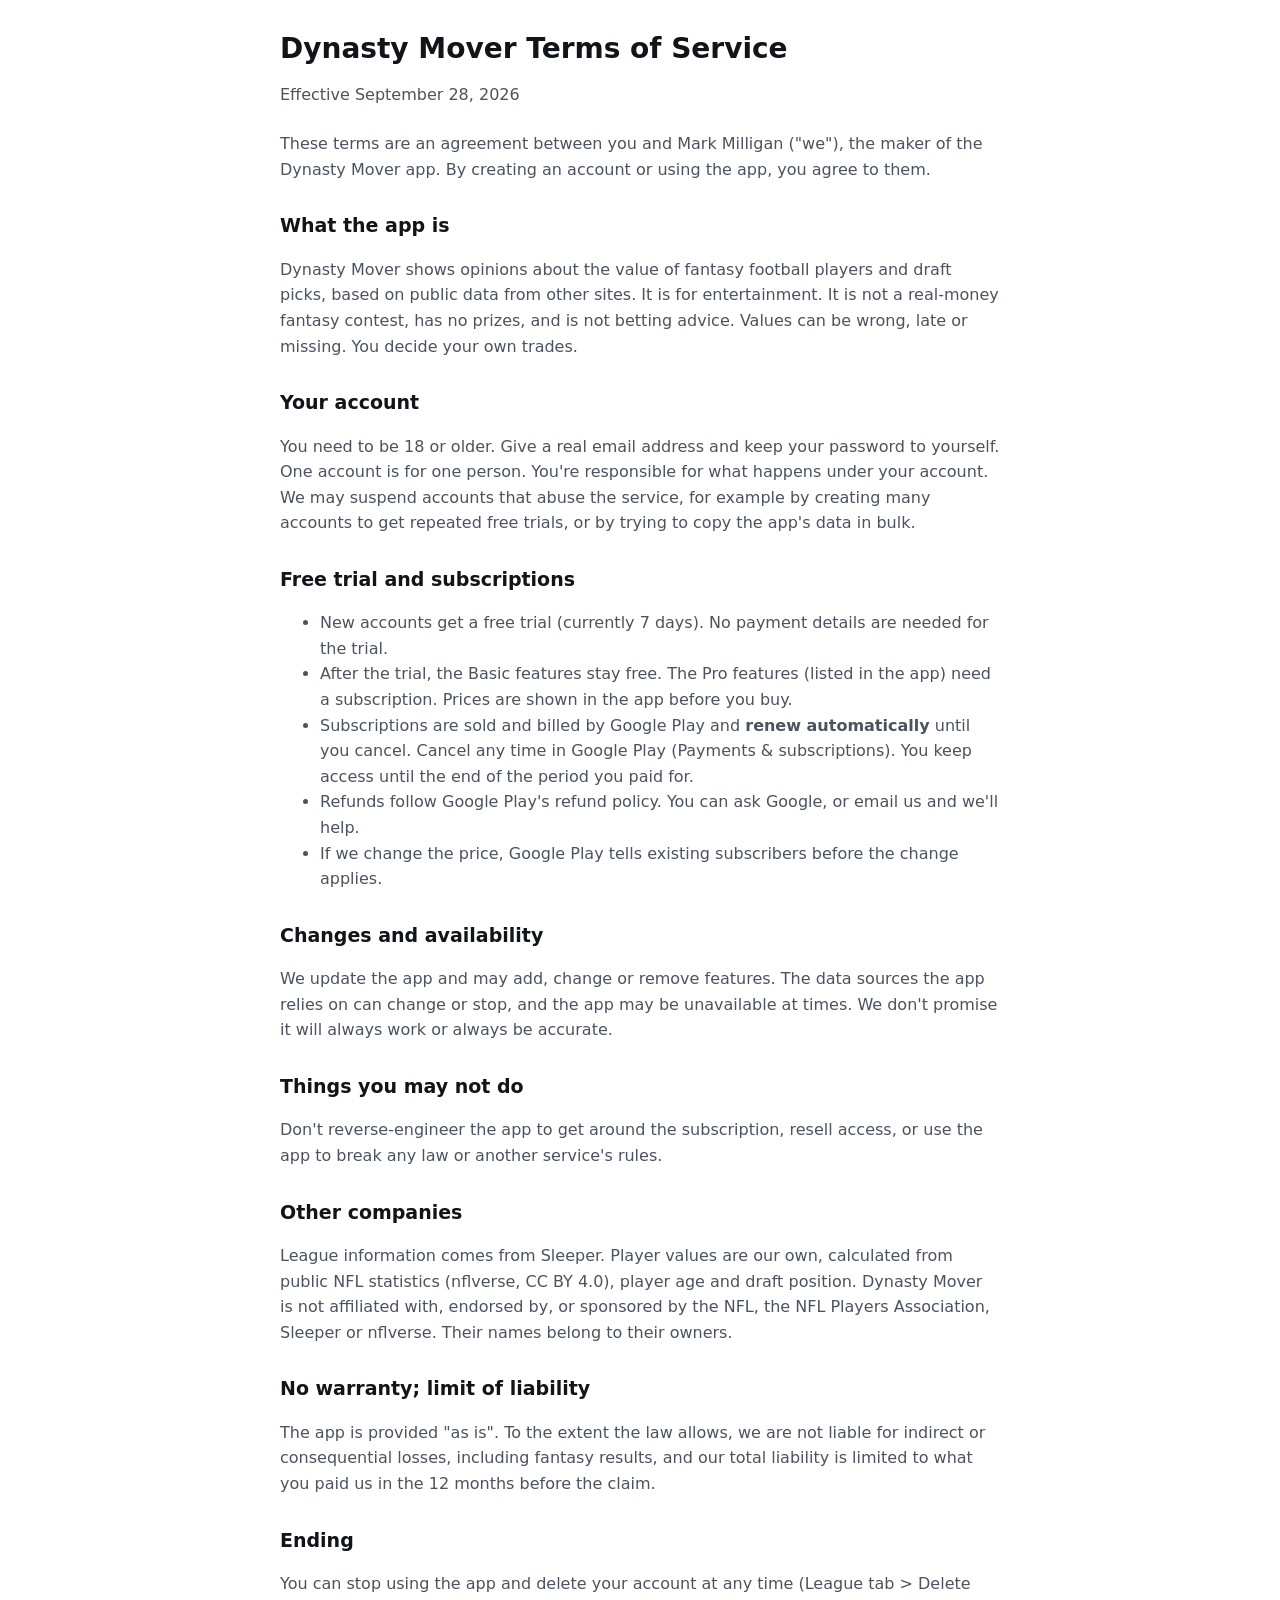
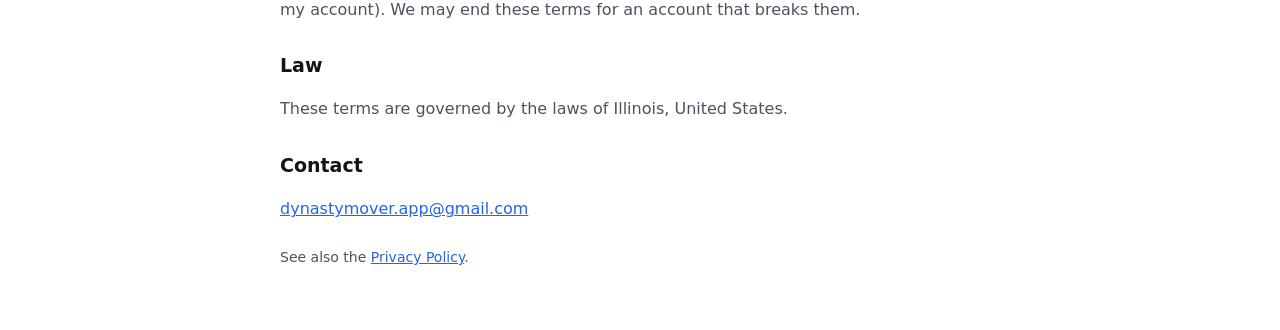
<file: terms.html>
<!doctype html>
<html lang="en">
<head>
<meta charset="utf-8">
<meta name="viewport" content="width=device-width, initial-scale=1">
<title>Dynasty Mover Terms of Service</title>
<style>
  :root { --bg:#ffffff; --ink:#111418; --ink2:#4b5260; --line:#e6e8ec; --accent:#2563eb; }
  @media (prefers-color-scheme: dark) { :root { --bg:#0b0c0e; --ink:#f3f4f6; --ink2:#b4bac4; --line:#262a30; --accent:#4f8bff; } }
  body { margin:0; background:var(--bg); color:var(--ink); font:16px/1.6 system-ui,-apple-system,"Segoe UI",Roboto,sans-serif; }
  main { max-width:720px; margin:0 auto; padding:32px 16px 48px; }
  h1 { font-size:28px; line-height:1.2; margin:0 0 4px; }
  h2 { font-size:19px; margin:28px 0 6px; }
  p, li { color:var(--ink2); }
  .date { color:var(--ink2); margin-bottom:24px; }
  a { color:var(--accent); }
</style>
</head>
<body>
<main>
<!-- DRAFT: have a lawyer read this before launch. Replace Mark Milligan and Illinois. -->
<h1>Dynasty Mover Terms of Service</h1>
<p class="date">Effective September 28, 2026</p>

<p>These terms are an agreement between you and Mark Milligan ("we"), the maker of the Dynasty Mover app.
By creating an account or using the app, you agree to them.</p>

<h2>What the app is</h2>
<p>Dynasty Mover shows opinions about the value of fantasy football players and draft picks, based on public data from
other sites. It is for entertainment. It is not a real-money fantasy contest, has no prizes, and is not betting advice.
Values can be wrong, late or missing. You decide your own trades.</p>

<h2>Your account</h2>
<p>You need to be 18 or older. Give a real email address and keep your password to yourself. One account is for one person.
You're responsible for what happens under your account. We may suspend accounts that abuse the service, for example by
creating many accounts to get repeated free trials, or by trying to copy the app's data in bulk.</p>

<h2>Free trial and subscriptions</h2>
<ul>
  <li>New accounts get a free trial (currently 7 days). No payment details are needed for the trial.</li>
  <li>After the trial, the Basic features stay free. The Pro features (listed in the app) need a subscription. Prices are shown in the app before you buy.</li>
  <li>Subscriptions are sold and billed by Google Play and <strong>renew automatically</strong> until you cancel.
      Cancel any time in Google Play (Payments &amp; subscriptions). You keep access until the end of the period you paid for.</li>
  <li>Refunds follow Google Play's refund policy. You can ask Google, or email us and we'll help.</li>
  <li>If we change the price, Google Play tells existing subscribers before the change applies.</li>
</ul>

<h2>Changes and availability</h2>
<p>We update the app and may add, change or remove features. The data sources the app relies on can change or stop,
and the app may be unavailable at times. We don't promise it will always work or always be accurate.</p>

<h2>Things you may not do</h2>
<p>Don't reverse-engineer the app to get around the subscription, resell access, or use the app to break any law or
another service's rules.</p>

<h2>Other companies</h2>
<p>League information comes from Sleeper. Player values are our own, calculated from public NFL statistics (nflverse,
CC BY 4.0), player age and draft position. Dynasty Mover is not affiliated with, endorsed by, or sponsored by the NFL,
the NFL Players Association, Sleeper or nflverse. Their names belong to their owners.</p>

<h2>No warranty; limit of liability</h2>
<p>The app is provided "as is". To the extent the law allows, we are not liable for indirect or consequential losses,
including fantasy results, and our total liability is limited to what you paid us in the 12 months before the claim.</p>

<h2>Ending</h2>
<p>You can stop using the app and delete your account at any time (League tab &gt; Delete my account). We may end these
terms for an account that breaks them.</p>

<h2>Law</h2>
<p>These terms are governed by the laws of Illinois, United States.</p>

<h2>Contact</h2>
<p><a href="mailto:dynastymover.app@gmail.com">dynastymover.app@gmail.com</a></p>
<p class="also" style="margin-top:24px;font-size:14px">See also the <a href="privacy.html">Privacy Policy</a>.</p>
</main>
</body>
</html>
</file>
<file: app/css/app.css>
/* Dynasty Trade: calm, roomy, one accent colour. Light and dark share the same tokens. */
:root{
  /* The Android shell (MainActivity) already pads the page for the status and navigation bars, so the page adds no
     extra room of its own. Newer WebViews also report env(safe-area-inset-*), which used to double that space.
     A web version would set these to env(safe-area-inset-top) / env(safe-area-inset-bottom). */
  --safe-top:0px;--safe-bottom:0px;
  color-scheme:light;
  --bg:#f3f4f6;--surface:#ffffff;--raise:#f3f4f6;--ink:#111418;--ink2:#4b5260;--muted:#646a76;--line:#e6e8ec;
  --accent:#2563eb;--accent-soft:#e3ecfd;--accent-ink:#fff;--accent2:#93b4f5;
  --qb:#2563eb;--rb:#ea580c;--wr:#059669;--te:#d97706;--pick:#7c3aed;--def:#6b7280;
  --good:#15803d;--good-soft:#e6f4ea;--bad:#dc2626;--bad-soft:#fdecec;--warn:#b45309;--warn-soft:#fdf3e2;
  --tabh:64px;--r:18px;
}
@media (prefers-color-scheme:dark){:root:not([data-theme="light"]){color-scheme:dark;
  --bg:#0b0c0e;--surface:#16181b;--raise:#202328;--ink:#f3f4f6;--ink2:#b4bac4;--muted:#868d9a;--line:#262a30;
  --accent:#4f8bff;--accent-soft:#1b2b4a;--accent-ink:#fff;--accent2:#35568f;
  --qb:#4f8bff;--rb:#f97316;--wr:#10b981;--te:#f59e0b;--pick:#a78bfa;--def:#9ca3af;
  --good:#34d399;--good-soft:#123024;--bad:#f87171;--bad-soft:#3a1717;--warn:#fbbf24;--warn-soft:#3a2c0d}}
:root[data-theme="dark"]{color-scheme:dark;
  --bg:#0b0c0e;--surface:#16181b;--raise:#202328;--ink:#f3f4f6;--ink2:#b4bac4;--muted:#868d9a;--line:#262a30;
  --accent:#4f8bff;--accent-soft:#1b2b4a;--accent-ink:#fff;--accent2:#35568f;
  --qb:#4f8bff;--rb:#f97316;--wr:#10b981;--te:#f59e0b;--pick:#a78bfa;--def:#9ca3af;
  --good:#34d399;--good-soft:#123024;--bad:#f87171;--bad-soft:#3a1717;--warn:#fbbf24;--warn-soft:#3a2c0d}

*{box-sizing:border-box;-webkit-tap-highlight-color:transparent}
html,body{margin:0;background:var(--bg);color:var(--ink);font:16px/1.45 system-ui,-apple-system,"Segoe UI",Roboto,sans-serif;overscroll-behavior-y:none}
body{padding-bottom:calc(var(--tabh) + var(--safe-bottom))}
button,input,select{font:inherit;color:inherit}
h1,h2,h3{margin:0;font-weight:650;letter-spacing:-.015em}
p{margin:0}
.hidden{display:none!important}
.muted{color:var(--muted)}
.good{color:var(--good)}.bad{color:var(--bad)}.warn{color:var(--warn)}
.hint{font-size:14px;color:var(--muted);margin-top:2px}

/* header */
.top{position:sticky;top:0;z-index:20;background:var(--surface);padding:12px 20px 12px;padding-top:calc(12px + var(--safe-top));border-bottom:1px solid var(--line)}
.league-btn{display:flex;align-items:center;gap:4px;border:0;background:transparent;padding:0;max-width:100%;cursor:pointer}
body.on-league .league-btn{cursor:default}
body.on-league .league-btn svg{display:none}
.lg-name{font-size:19px;font-weight:700;letter-spacing:-.02em;white-space:nowrap;overflow:hidden;text-overflow:ellipsis}
.league-btn svg{width:18px;height:18px;flex:none;color:var(--muted)}
.lg-sub{font-size:13px;color:var(--muted);margin-top:1px;white-space:nowrap;overflow:hidden;text-overflow:ellipsis}
.lg-sub:empty{display:none}
.banner{margin:12px 16px 0;padding:10px 14px;border-radius:14px;font-size:14px;background:var(--warn-soft);color:var(--ink);display:flex;gap:10px;align-items:center}
.banner .btn{margin-left:auto}

main{padding:16px 16px 28px;display:flex;flex-direction:column;gap:14px;max-width:640px;margin:0 auto}
#result{display:flex;flex-direction:column;gap:14px;scroll-margin-top:84px}
#result:empty,#tlog:empty{display:none}
#tbody{display:flex;flex-direction:column;gap:14px}

/* bottom tabs */
.tabs{position:fixed;left:0;right:0;bottom:0;z-index:25;display:grid;grid-auto-flow:column;grid-auto-columns:1fr;background:var(--surface);border-top:1px solid var(--line);height:calc(var(--tabh) + var(--safe-bottom));padding-bottom:var(--safe-bottom)}
.tabs button{border:0;background:transparent;display:flex;flex-direction:column;align-items:center;justify-content:center;gap:2px;font-size:12px;font-weight:600;color:var(--muted);cursor:pointer}
.tabs svg{width:24px;height:24px;padding:2px 0;box-sizing:content-box;border-radius:14px;transition:background .15s}
.tabs button.on{color:var(--accent)}
.tabs button.on svg{background:var(--accent-soft);padding:2px 14px}

/* cards */
.card{background:var(--surface);border-radius:var(--r);padding:16px}
.card.flush{padding:4px 16px}
.card h2{font-size:17px}
.card h2+.hint{margin-bottom:6px}
.kicker{font-size:12px;font-weight:700;letter-spacing:.06em;text-transform:uppercase;color:var(--muted)}
.league-title{font-size:21px!important;margin-top:2px}
.row{display:flex;align-items:center;gap:10px}
.spacer{flex:1}
.foot{text-align:center;font-size:13px;color:var(--muted);padding:4px 0 8px}

/* buttons and inputs */
.btn{display:inline-flex;align-items:center;justify-content:center;gap:6px;border-radius:14px;padding:10px 18px;min-height:46px;border:0;cursor:pointer;font-weight:650;font-size:15px;white-space:nowrap;transition:transform .05s,opacity .15s}
.btn:active{transform:scale(.98)}
.btn:disabled{opacity:.45}
.btn.primary{background:var(--accent);color:var(--accent-ink)}
.btn.ghost{background:var(--raise)}
.btn.soft{background:var(--accent-soft);color:var(--accent)}
.btn.sm{min-height:36px;padding:6px 14px;font-size:14px;border-radius:11px}
.btn.block{width:100%}
.btn.big{min-height:56px;font-size:17px;border-radius:16px}
.btns{display:flex;gap:10px;margin-top:14px}
.btns>.btn{flex:1;min-width:0;white-space:normal;line-height:1.2}
.link-btn{border:0;background:transparent;color:var(--muted);font-size:15px;font-weight:600;padding:4px;cursor:pointer;align-self:center;margin-top:-4px}
.add-btn{width:100%;border:1.5px dashed var(--line);background:transparent;color:var(--accent);font-weight:650;font-size:15px;border-radius:14px;min-height:50px;margin-top:8px;cursor:pointer}
select,input[type=text],input[type=number],input[type=search],input[type=email],input[type=password]{width:100%;min-height:46px;padding:10px 14px;border:0;border-radius:13px;background:var(--raise);font-size:16px;-webkit-appearance:none;appearance:none}
select{background-image:url("data:image/svg+xml,%3Csvg xmlns='http://www.w3.org/2000/svg' viewBox='0 0 20 20'%3E%3Cpath d='M5 8l5 5 5-5' fill='none' stroke='%238a909c' stroke-width='2' stroke-linecap='round'/%3E%3C/svg%3E");background-repeat:no-repeat;background-position:right 12px center;background-size:18px;padding-right:38px}
input:focus,select:focus{outline:2px solid var(--accent);outline-offset:0}
label.lbl{display:block;font-size:14px;color:var(--ink2);margin:6px 0 6px}
.search{position:relative}
.search svg{position:absolute;left:14px;top:50%;transform:translateY(-50%);width:18px;height:18px;color:var(--muted);pointer-events:none}
.search input{padding-left:42px;background:var(--surface)}
.card .search input,.sheet .search input{background:var(--raise)}
.seg{display:grid;grid-auto-flow:column;grid-auto-columns:1fr;background:var(--surface);border-radius:14px;padding:4px;gap:4px}
.card .seg{background:var(--raise)}
.seg button{border:0;background:transparent;color:var(--ink2);border-radius:10px;padding:8px 6px;font-size:15px;font-weight:600;cursor:pointer;min-height:40px}
.seg button.on{background:var(--accent);color:var(--accent-ink)}
.chips-row{display:flex;flex-wrap:wrap;gap:8px;margin:0}
.chips-row::-webkit-scrollbar{display:none}
.seg.sub-seg{margin:10px 0 0;padding:3px;border-radius:12px}
.seg.sub-seg button{min-height:32px;padding:5px 6px;font-size:14px;border-radius:9px}
#eseg,#rseg{margin-top:10px}
.fchip{flex:none;border:0;background:var(--surface);border-radius:999px;padding:8px 16px;font-size:14px;font-weight:600;cursor:pointer;color:var(--ink2)}
.fchip.on{background:var(--ink);color:var(--surface)}
.switch{display:flex;align-items:center;gap:12px;padding:12px 0;cursor:pointer;min-height:50px}
.switch .txt{flex:1;font-size:15px}
.switch .txt small{color:var(--muted);font-size:13px}
.switch input{position:absolute;opacity:0;width:0;height:0}
.switch .track{width:48px;height:28px;border-radius:14px;background:var(--line);position:relative;flex:none;transition:background .15s}
.switch .track::after{content:"";position:absolute;top:3px;left:3px;width:22px;height:22px;border-radius:50%;background:#fff;transition:left .15s;box-shadow:0 1px 3px rgba(0,0,0,.3)}
.switch input:checked+.track{background:var(--accent)}
.switch input:checked+.track::after{left:23px}
.switch input:disabled+.track{opacity:.4}
.num-row{padding:8px 0;font-size:15px}
.num-row input{width:84px;text-align:center}
.divide>*+*{border-top:1px solid var(--line)}
.empty{padding:22px 12px;text-align:center;color:var(--muted);font-size:15px}

/* expandable "more" sections */
details.more{border-top:1px solid var(--line);margin-top:4px}
.card>details.more:first-child{border-top:0;margin-top:-4px}
details.more summary{list-style:none;cursor:pointer;display:flex;align-items:center;justify-content:space-between;padding:14px 0;font-weight:600;font-size:15px}
details.more summary::-webkit-details-marker{display:none}
details.more summary::after{content:"";width:9px;height:9px;border-right:2px solid var(--muted);border-bottom:2px solid var(--muted);transform:rotate(45deg);margin:-4px 4px 0;transition:transform .15s}
details.more[open] summary::after{transform:rotate(-135deg);margin-top:4px}
.more-body{padding:0 0 12px}
.sub-h{font-size:12px;font-weight:700;letter-spacing:.06em;text-transform:uppercase;color:var(--muted);margin:14px 0 4px}
.sub-h:first-child{margin-top:0}
.kv{display:flex;justify-content:space-between;gap:12px;padding:9px 0;font-size:15px;border-bottom:1px solid var(--line)}
.kv:last-child{border-bottom:0}
.kv span{color:var(--ink2);min-width:0}
.kv b{font-weight:650;text-align:right;white-space:nowrap}
.note{font-size:14px;color:var(--ink2);padding:6px 0}
p.note.warn{color:var(--warn)}
.log{font:12px/1.5 ui-monospace,Consolas,monospace;background:var(--raise);border-radius:12px;padding:10px;max-height:200px;overflow:auto;white-space:pre-wrap;color:var(--ink2)}

/* badges and tags */
.badge{display:inline-flex;align-items:center;justify-content:center;width:40px;height:26px;border-radius:8px;font-size:11px;font-weight:800;letter-spacing:.04em;--c:var(--muted);color:var(--c);background:color-mix(in srgb,var(--c) 14%,transparent);flex:none}
.badge.QB{--c:var(--qb)}.badge.RB{--c:var(--rb)}.badge.WR{--c:var(--wr)}.badge.TE{--c:var(--te)}.badge.PICK{--c:var(--pick)}.badge.DEF,.badge.K{--c:var(--def)}
.flag{display:inline-block;font-size:11px;font-weight:800;padding:1px 6px;border-radius:6px;color:#fff;background:var(--bad);margin-left:6px;vertical-align:2px}
.flag.Q{background:var(--warn)}.flag.BYE{background:var(--muted)}
.tag-free,.tag-start{display:inline-block;font-size:11px;font-weight:700;padding:1px 7px;border-radius:6px;margin-left:6px;vertical-align:2px}
.tag-free{color:var(--good);background:var(--good-soft)}
.tag-start{color:var(--accent);background:var(--accent-soft)}

/* rows */
.list{display:flex;flex-direction:column}
.item{display:flex;align-items:center;gap:12px;padding:11px 0;min-height:58px;border-bottom:1px solid var(--line);cursor:pointer}
.item:last-child{border-bottom:0}
.item:active{opacity:.7}
.item .rk{width:26px;text-align:right;font-size:14px;font-weight:600;color:var(--muted);flex:none;font-variant-numeric:tabular-nums}
.item .nm{flex:1;min-width:0}
.item .nm .n{font-weight:600;white-space:nowrap;overflow:hidden;text-overflow:ellipsis}
.s,.item .nm .s{font-size:13px;color:var(--muted);white-space:nowrap;overflow:hidden;text-overflow:ellipsis}
.item .v{text-align:right;flex:none}
.item .v b{font-weight:700;font-variant-numeric:tabular-nums}
.item .v .d{font-size:12px;font-weight:600;font-variant-numeric:tabular-nums}
.item .x{border:0;background:var(--raise);color:var(--muted);font-size:20px;line-height:1;width:32px;height:32px;border-radius:50%;flex:none;cursor:pointer}
.item .slot{width:40px;flex:none;font-size:12px;font-weight:700;color:var(--muted);text-align:center}
.item .plus{width:32px;height:32px;border-radius:50%;background:var(--accent-soft);color:var(--accent);display:flex;align-items:center;justify-content:center;font-weight:700;font-size:18px;flex:none}
.grp{font-size:12px;font-weight:700;letter-spacing:.06em;text-transform:uppercase;color:var(--muted);padding:16px 0 2px}

/* trade */

.verdict-line{font-size:15px;color:var(--ink2);margin-top:6px}

/* my team */
.team-bar{display:flex;align-items:center;gap:10px}
.team-bar select{background-color:var(--surface);font-weight:600}
.record{font-size:14px;font-weight:700;color:var(--muted);flex:none}
.stat-card{display:grid;grid-template-columns:1fr 1fr;gap:12px}
.stat-card>div+div{border-left:1px solid var(--line);padding-left:14px}
.big-num{font-size:30px;font-weight:750;letter-spacing:-.03em;font-variant-numeric:tabular-nums;line-height:1.1}
.swap-row{padding:11px 0;border-bottom:1px solid var(--line);font-size:15px}
.swap-row:last-child{border-bottom:0}
.move{padding:12px 0;border-bottom:1px solid var(--line);cursor:pointer}
.move:last-child{border-bottom:0}
.move-main{display:flex;align-items:center;gap:12px}
.move-main .nm{flex:1;min-width:0}
.move-main .n{font-weight:650}
.move .why{margin:4px 0 0 52px;white-space:normal}

/* sheet */
.scrim{position:fixed;inset:0;background:rgba(0,0,0,.5);z-index:40}
.sheet{position:fixed;left:0;right:0;bottom:0;z-index:41;background:var(--surface);border-radius:24px 24px 0 0;max-height:92vh;display:flex;flex-direction:column;padding-bottom:var(--safe-bottom)}
.sheet.full{height:92vh}
.sheet .grab{width:40px;height:5px;border-radius:3px;background:var(--line);margin:10px auto 2px;flex:none}
.sheet-body{overflow-y:auto;padding:4px 18px 24px;flex:1;-webkit-overflow-scrolling:touch}
.sheet-head{display:flex;align-items:center;gap:10px;position:sticky;top:-4px;background:var(--surface);padding:8px 0 12px;z-index:2}
.sheet-head h2{font-size:19px;flex:1;min-width:0}
.sheet-head>span{flex:1}
.close{border:0;background:var(--raise);width:36px;height:36px;border-radius:50%;font-size:20px;cursor:pointer;flex:none;color:var(--ink2)}
.sheet .search{margin-bottom:6px}
.progress{display:flex;flex-direction:column;align-items:center;text-align:center;gap:8px;padding:22px 4px 8px}
.progress h2{font-size:20px;margin-top:6px}
.progress .hint{min-height:21px}
.progress details.more{align-self:stretch;text-align:left;margin-top:12px}
.progress .btn{margin-top:8px}
.done-mark{width:52px;height:52px;border-radius:50%;display:flex;align-items:center;justify-content:center;font-size:26px;font-weight:800;color:#fff}
.done-mark.ok{background:var(--good)}.done-mark.fail{background:var(--bad)}

/* player card */
.band{border-radius:20px;padding:18px;color:#fff;background:linear-gradient(140deg,var(--c),color-mix(in srgb,var(--c) 50%,#000));--c:var(--def)}
.band.QB{--c:var(--qb)}.band.RB{--c:var(--rb)}.band.WR{--c:var(--wr)}.band.TE{--c:var(--te)}.band.PICK{--c:var(--pick)}
.band-name{font-size:24px;font-weight:750;letter-spacing:-.02em}
.band .chips{display:flex;flex-wrap:wrap;gap:6px;margin-top:8px}
.band .chip{background:rgba(255,255,255,.2);border-radius:999px;padding:3px 11px;font-size:13px;font-weight:600}
.band .chip.alert{background:#dc2626}.band .chip.amber{background:#b45309}

.tiles{display:grid;grid-template-columns:repeat(3,1fr);gap:8px;margin-top:12px}
.tile{background:var(--raise);border-radius:14px;padding:12px 8px;text-align:center}
.tile .v{font-size:20px;font-weight:750;font-variant-numeric:tabular-nums;letter-spacing:-.02em}
.tile .l{font-size:12px;color:var(--muted);margin-top:1px}
.sec{margin-top:20px}
.sec>h3{font-size:16px;margin-bottom:6px}
svg.spark{width:100%;height:90px;display:block}
.spark-x{display:flex;justify-content:space-between;font-size:12px;color:var(--muted)}

table.t{width:100%;border-collapse:collapse;font-size:14px}
table.t th{font-size:12px;font-weight:700;color:var(--muted);text-align:left;padding:6px 4px;border-bottom:1px solid var(--line)}
table.t td{padding:7px 4px;border-bottom:1px solid var(--line)}
table.t tr:last-child td{border-bottom:0}
table.t .r{text-align:right;font-variant-numeric:tabular-nums}
.tscroll{overflow-x:auto}

/* empty states */
.hero{background:var(--surface);border-radius:var(--r);padding:36px 24px;display:flex;flex-direction:column;align-items:center;text-align:center;gap:10px}
.hero-icon{width:64px;height:64px;border-radius:20px;background:var(--accent-soft);color:var(--accent);display:flex;align-items:center;justify-content:center;margin-bottom:6px}
.hero-icon svg{width:32px;height:32px}
.hero h2{font-size:22px}
.hero p{color:var(--ink2);max-width:320px}
.hero .btn{margin-top:10px;min-width:220px}
.center{display:flex;flex-direction:column;align-items:center;justify-content:center;gap:12px;padding:40px 16px;text-align:center;color:var(--muted)}
.toast{position:fixed;left:50%;transform:translateX(-50%);bottom:calc(var(--tabh) + 16px + var(--safe-bottom));z-index:60;background:var(--ink);color:var(--surface);padding:12px 18px;border-radius:999px;font-size:15px;font-weight:600;display:none;white-space:nowrap;max-width:calc(100% - 32px);overflow:hidden;text-overflow:ellipsis}
.spin{width:20px;height:20px;border:3px solid var(--accent-soft);border-top-color:var(--accent);border-radius:50%;animation:sp .8s linear infinite;display:inline-block}
.spin.big{width:48px;height:48px;border-width:4px}
@keyframes sp{to{transform:rotate(360deg)}}

/* source credits (required by FantasyCalc's terms on every screen with values) */
.credit{font-size:12.5px;color:var(--muted);text-align:center;padding:6px 8px 0;margin:0}
.credit a,.lnk{color:var(--accent);font-weight:600;text-decoration:none;cursor:pointer}
.sheet .credit{padding-top:16px}

/* player pictures: headshot (personal) or initials on the team colour (Play) */
.av{position:relative;width:44px;height:44px;border-radius:50%;flex:none;display:inline-flex;align-items:center;justify-content:center;
  background:var(--tc,#5b6270);color:#fff;font-weight:800;font-size:15px;letter-spacing:.02em}
.av img{position:absolute;inset:0;width:100%;height:100%;border-radius:50%;object-fit:cover;object-position:center 15%;background:var(--raise)}
.av-pos{position:absolute;right:-5px;bottom:-3px;font-style:normal;font-size:9px;font-weight:800;padding:1px 4px;border-radius:6px;color:#fff;
  background:var(--def);border:2px solid var(--surface);line-height:1.2;z-index:1}
.av-pos.QB{background:var(--qb)}.av-pos.RB{background:var(--rb)}.av-pos.WR{background:var(--wr)}.av-pos.TE{background:var(--te)}
.av.pick{background:color-mix(in srgb,var(--pick) 18%,transparent);color:var(--pick);font-size:13px}
.av.lg{width:72px;height:72px;font-size:24px}
.av.lg .av-pos{font-size:10px;right:-4px;bottom:0}
.av.xl{width:64px;height:64px;font-size:22px;box-shadow:0 0 0 3px rgba(255,255,255,.35)}
.av.xl .av-pos{display:none}
.band-top{display:flex;align-items:center;gap:14px}

/* home */
.hero-home{position:relative;overflow:hidden;border-radius:24px;padding:20px 18px 18px;color:#fff;
  background:radial-gradient(420px 260px at 100% 0%,#f97316cc,transparent 70%),radial-gradient(380px 300px at 0% 100%,#7c3aedcc,transparent 70%),linear-gradient(135deg,#1d4ed8,#0f172a)}
.hero-home.drops{background:radial-gradient(420px 260px at 100% 0%,#06b6d4cc,transparent 70%),radial-gradient(380px 300px at 0% 100%,#334155,transparent 70%),linear-gradient(135deg,#1e3a8a,#0b1120)}
.hero-home.watch{background:radial-gradient(420px 260px at 100% 0%,#facc15bb,transparent 70%),radial-gradient(380px 300px at 0% 100%,#059669bb,transparent 70%),linear-gradient(135deg,#065f46,#0f172a)}
.hh-top{display:flex;justify-content:space-between;align-items:flex-start;gap:12px}
.hh-kicker{font-size:12px;font-weight:800;letter-spacing:.12em;text-transform:uppercase;opacity:.8}
.hero-home h1{font-size:32px;font-weight:850;letter-spacing:-.03em;line-height:1.05;margin-top:2px}
.hh-sub{font-size:14px;opacity:.8;margin-top:4px}
.hh-flame{font-size:40px;line-height:1;animation:bob 2.4s ease-in-out infinite}
@keyframes bob{50%{transform:translateY(-5px) rotate(-4deg)}}
.hh-toggle{display:inline-flex;background:rgba(255,255,255,.15);border-radius:999px;padding:3px;margin-top:14px}
.hh-toggle button{border:0;background:transparent;color:#fff;font-weight:700;font-size:14px;padding:7px 18px;border-radius:999px;cursor:pointer;opacity:.8}
.hh-toggle button.on{background:#fff;color:#0f172a;opacity:1}
.podium{display:grid;grid-template-columns:1fr 1.15fr 1fr;align-items:stretch;gap:8px;margin-top:18px;min-height:150px}   /* equal heights: a two-line name no longer stretches one card */
.pod{border:0;color:#fff;cursor:pointer;display:flex;flex-direction:column;align-items:center;gap:6px;padding:14px 6px 12px;border-radius:18px;
  background:rgba(255,255,255,.12);backdrop-filter:blur(6px);animation:rise .45s ease-out both;position:relative;min-width:0}
.pod.p1{order:2;background:rgba(255,255,255,.2)}
.pod.p2{order:1}.pod.p3{order:3}
.pod.skel{min-height:140px;animation:pulse 1.2s ease-in-out infinite}
.pod-rank{position:absolute;top:8px;left:10px;font-size:13px;font-weight:900;opacity:.85}
.pod.p1 .pod-rank{color:#fde047;opacity:1}
.pod-name{font-size:13.5px;font-weight:700;line-height:1.2;text-align:center;max-width:100%;min-height:2.4em;overflow:hidden;display:-webkit-box;-webkit-line-clamp:2;-webkit-box-orient:vertical}
.pod-count{font-size:15px;font-weight:850;color:#a7f3d0}
.drops .pod-count{color:#fecaca}
.pod .av-pos{border-color:rgba(0,0,0,.25)}
@keyframes rise{from{opacity:0;transform:translateY(14px)}}
@keyframes pulse{50%{opacity:.5}}
.trend-row{animation:rise .4s ease-out both}
.tbar{height:4px;border-radius:2px;background:var(--line);margin-top:6px;overflow:hidden}
.tbar i{display:block;height:100%;border-radius:2px;background:linear-gradient(90deg,#22c55e,#f97316);animation:grow .7s ease-out both}
.tbar.down i{background:linear-gradient(90deg,#60a5fa,#ef4444)}
@keyframes grow{from{width:0!important}}
.cta{display:flex;align-items:center;justify-content:space-between;gap:12px}
@media (prefers-reduced-motion:reduce){.hh-flame,.pod,.trend-row,.tbar i{animation:none}}

/* grades: A green, B blue, C amber, D/F red; arrows show the 30-day direction */
.gv{display:flex;align-items:center;justify-content:flex-end;gap:5px}
.grade{display:inline-flex;align-items:center;justify-content:center;min-width:34px;height:28px;padding:0 6px;border-radius:9px;font-weight:850;font-size:15px;letter-spacing:-.02em;
  --c:var(--muted);color:var(--c);background:color-mix(in srgb,var(--c) 15%,transparent)}
.grade.ga{--c:var(--good)}.grade.gb{--c:var(--accent)}.grade.gc{--c:var(--warn)}.grade.gd,.grade.gf{--c:var(--bad)}
.grade.sm{min-width:26px;height:20px;font-size:12px;border-radius:6px;padding:0 4px;vertical-align:1px}
.mv{font-size:13px;font-weight:800;width:14px;text-align:center}
.mv.up{color:var(--good)}.mv.down{color:var(--bad)}.mv.flat{color:var(--muted)}
.item .v .d{margin-top:2px}
.band-grade{display:flex;align-items:center;gap:14px;margin-top:14px}
.big-grade{width:76px;height:76px;border-radius:22px;background:#fff;display:flex;align-items:center;justify-content:center;font-size:38px;font-weight:900;letter-spacing:-.04em;
  --c:#475569;color:var(--c);box-shadow:0 6px 18px rgba(0,0,0,.2)}
.big-grade.ga{--c:#15803d}.big-grade.gb{--c:#1d4ed8}.big-grade.gc{--c:#b45309}.big-grade.gd,.big-grade.gf{--c:#b91c1c}
.bg-label{font-size:20px;font-weight:800;letter-spacing:-.01em}
.bg-move{font-size:15px;font-weight:750;margin-top:2px}
.bg-move.up{color:#bbf7d0}.bg-move.down{color:#fecaca}.bg-move.flat{opacity:.8}
.bg-move span{font-weight:500;opacity:.85}
.bg-value{font-size:13px;opacity:.75;margin-top:2px}
.note .grade{height:22px;min-width:24px;font-size:12px;vertical-align:1px}

/* player news */

.kv b.wrap{white-space:normal;text-align:right}
a.news{display:block;padding:11px 0;border-bottom:1px solid var(--line);text-decoration:none;color:var(--ink);cursor:pointer}
a.news:last-of-type{border-bottom:0}
a.news b{display:block;font-size:15px;font-weight:600;line-height:1.35}
a.news span{display:block;font-size:13px;color:var(--muted);margin-top:3px}
a.news:active{opacity:.6}

/* readable player updates at the top of News & status */
.blurb{background:var(--raise);border-radius:14px;padding:12px 14px;margin:8px 0}
.blurb.first{background:color-mix(in srgb,var(--accent) 10%,var(--raise));box-shadow:inset 4px 0 0 var(--accent)}
.blurb b{display:block;font-size:15px;font-weight:650;line-height:1.4}
.blurb p{margin:6px 0 0;font-size:14.5px;line-height:1.5;color:var(--ink2)}
.bl-when{font-size:12px;font-weight:700;color:var(--accent);text-transform:uppercase;letter-spacing:.04em;margin-bottom:4px}

/* player card header: bio line under the name, health chip */
.band-bio{font-size:13.5px;font-weight:500;opacity:.85;margin-top:3px;line-height:1.3}
.band .chip.ok{background:rgba(34,197,94,.35)}

/* depth chart link and sheet */
.band .chip.link{border:0;color:#fff;font:inherit;font-size:13px;font-weight:700;cursor:pointer;background:rgba(255,255,255,.3);box-shadow:inset 0 0 0 1.5px rgba(255,255,255,.55)}
.band .chip.link:active{opacity:.7}
.back{border:0;background:var(--raise);width:36px;height:36px;border-radius:50%;font-size:24px;line-height:1;cursor:pointer;flex:none;color:var(--ink2);padding-bottom:3px}
.depth-row .rk{width:40px;font-size:12px;font-weight:800;color:var(--ink2)}
.depth-row.here{background:var(--accent-soft);border-radius:12px;margin:2px -10px;padding-left:10px;padding-right:10px;border-bottom-color:transparent}
.more-depth{display:block;margin:4px auto 0;font-size:14px;color:var(--accent)}

/* header: quiet "Updating" tag while the automatic refresh runs */
.top-row{display:flex;align-items:center;gap:10px}
.top-row .league-btn{flex:1;min-width:0}
.sync{display:inline-flex;align-items:center;gap:6px;font-size:12px;font-weight:700;color:var(--accent);background:var(--accent-soft);padding:4px 10px 4px 8px;border-radius:999px;flex:none}
.sync .spin{width:12px;height:12px;border-width:2px}
.meter-note{font-size:12.5px;color:var(--muted);margin-top:6px}

/* Pro edition: sign-in, paywall, trial banner, account (pro.js) */
body.gated .top,body.gated .tabs,body.gated #banner,body.gated #probar,body.gated #updbar{display:none!important}
body.gated main{padding-top:20px;padding-bottom:28px}
.gate-hero{border-radius:24px;padding:26px 20px 22px;color:#fff;text-align:center;
  background:radial-gradient(420px 260px at 100% 0%,#f97316cc,transparent 70%),radial-gradient(380px 300px at 0% 100%,#7c3aedcc,transparent 70%),linear-gradient(135deg,#1d4ed8,#0f172a)}
.gate-logo{width:76px;height:76px;border-radius:20px;box-shadow:0 8px 24px rgba(0,0,0,.35);margin-bottom:12px}
.gate-hero h1{font-size:28px;font-weight:850;letter-spacing:-.02em;line-height:1.1}
.gate-hero p{margin-top:8px;opacity:.9;font-size:16px;line-height:1.35}
.perks{list-style:none;margin:12px 0 6px;padding:0;display:grid;gap:8px}
.perks li{position:relative;padding-left:28px;font-size:15px}
.perks li::before{content:"\2713";position:absolute;left:0;top:-1px;width:20px;height:20px;border-radius:50%;display:grid;place-items:center;font-size:12px;font-weight:900;color:var(--good);background:var(--good-soft)}
.gate-err{margin-top:10px;padding:10px 12px;border-radius:12px;background:var(--bad-soft);color:var(--bad);font-size:14px;font-weight:600}
.gate-links{display:flex;flex-direction:column;align-items:center;gap:4px;margin-top:12px}
.gate-links .link-btn{margin:0}
.gate-links b{color:var(--accent)}
.card .lbl{display:block;margin:12px 0 6px}
.plans{display:grid;gap:10px}
.plan{display:flex;align-items:center;gap:12px;width:100%;text-align:left;padding:14px;border-radius:16px;border:2px solid var(--line);background:var(--surface);cursor:pointer}
.plan.on{border-color:var(--accent);background:var(--accent-soft)}
.plan-dot{width:20px;height:20px;border-radius:50%;border:2px solid var(--muted);flex:none}
.plan.on .plan-dot{border:6px solid var(--accent)}
.plan-main{flex:1;min-width:0;display:flex;flex-direction:column}
.plan-main b{font-size:16px}
.plan-main small{color:var(--good);font-weight:700;font-size:13px}
.plan-price{font-weight:800;font-size:15px;white-space:nowrap}
#probar,#updbar{display:flex;flex-direction:column}
#probar.hidden,#updbar.hidden{display:none}
.banner.trial{background:var(--accent-soft)}
.banner.news{background:var(--surface);border:1px solid var(--line)}
.banner .x{margin-left:auto;border:0;background:transparent;font-size:22px;color:var(--muted);cursor:pointer;padding:0 4px}
.btn.danger{background:var(--bad);color:#fff}
.link-btn.danger{color:var(--bad)}
.acct-email{word-break:break-all;font-size:19px}

/* Basic plan (Pro edition): locked features */
.pro-tag{display:inline-block;font-size:10px;font-weight:800;letter-spacing:.06em;padding:2px 6px;border-radius:6px;background:linear-gradient(135deg,#f97316,#7c3aed);color:#fff;vertical-align:2px;margin-left:4px;line-height:1.3}
.lock-btn{width:auto;min-height:46px;padding:10px 14px;border:0;border-radius:13px;background:var(--raise);font-size:14px;color:var(--ink2);cursor:pointer;display:inline-flex;align-items:center;gap:4px;white-space:nowrap}
.seg button .pro-tag{font-size:8px;padding:1px 4px}

/* trade screen: pinned scoreboard, compact sides */

.ts-why .verdict-line{margin-top:0}
select.pill{width:auto;max-width:100%;min-height:36px;padding:6px 32px 6px 14px;border-radius:999px;font-size:14px;font-weight:600;background-color:var(--raise);background-position:right 9px center;background-size:16px;text-overflow:ellipsis}
.pill.lock-btn{min-height:36px;padding:6px 12px;border-radius:999px}
.add-row{display:flex;align-items:center;gap:12px;width:100%;border:0;background:transparent;color:var(--accent);font-weight:650;font-size:15px;padding:12px 0;cursor:pointer;text-align:left}
.list:not(:empty)+.add-row{border-top:1px solid var(--line)}
.add-row .plus{width:32px;height:32px;border-radius:50%;background:var(--accent-soft);display:flex;align-items:center;justify-content:center;font-size:18px;font-weight:700;flex:none;margin-left:6px}


/* ---- Classic look: a little flavour (scoped so the 8-bit look keeps its own style) ---- */
[data-look="classic"]{--brand:linear-gradient(135deg,#2563eb,#7c3aed);--hl:rgba(255,255,255,.05);--edge:rgba(0,0,0,.06)}
@media (prefers-color-scheme: dark){[data-look="classic"]:not([data-theme="light"]){--hl:rgba(255,255,255,.035);--edge:rgba(255,255,255,.06)}}
[data-look="classic"][data-theme="dark"]{--hl:rgba(255,255,255,.035);--edge:rgba(255,255,255,.06)}

/* header: frosted as the page scrolls under it */
[data-look="classic"] .top{background:color-mix(in srgb,var(--surface) 82%,transparent);-webkit-backdrop-filter:saturate(1.6) blur(14px);backdrop-filter:saturate(1.6) blur(14px)}

/* cards: a hairline edge and a soft highlight at the top, so they read as layers */
[data-look="classic"] .card{border:1px solid var(--edge);background-image:linear-gradient(180deg,var(--hl),transparent 90px)}
[data-look="classic"] .card h2{display:flex;align-items:center;gap:8px}
[data-look="classic"] .card h2::before{content:"";width:4px;height:16px;border-radius:2px;background:var(--brand);flex:none}
[data-look="classic"] .hero h2::before{display:none}

/* buttons and the active tab share the brand gradient */
[data-look="classic"] .btn.primary{background:var(--brand);box-shadow:0 6px 16px -6px rgba(79,70,229,.6)}
[data-look="classic"] .btn.primary:disabled{box-shadow:none}
[data-look="classic"] .tabs button.on svg{background:var(--brand);color:#fff}
[data-look="classic"] .tabs button.on{color:var(--ink)}
[data-look="classic"] .seg button.on,[data-look="classic"] .fchip.on{background:var(--brand);color:#fff}

/* rankings: medals for the top three, a position ring on every picture */
[data-look="classic"] .rk.medal{display:inline-flex;align-items:center;justify-content:center;width:26px;height:26px;border-radius:50%;color:#fff;font-weight:800;font-size:13px;text-align:center}
[data-look="classic"] .rk.m1{background:linear-gradient(135deg,#fde047,#d97706);color:#422006;box-shadow:0 2px 8px rgba(217,119,6,.45)}
[data-look="classic"] .rk.m2{background:linear-gradient(135deg,#f1f5f9,#94a3b8);color:#1e293b}
[data-look="classic"] .rk.m3{background:linear-gradient(135deg,#fdba74,#b45309);color:#431407}
[data-look="classic"] .av{box-shadow:0 0 0 2px var(--surface),0 0 0 4px var(--ring,transparent)}
[data-look="classic"] .av.pos-QB{--ring:color-mix(in srgb,var(--qb) 70%,transparent)}
[data-look="classic"] .av.pos-RB{--ring:color-mix(in srgb,var(--rb) 70%,transparent)}
[data-look="classic"] .av.pos-WR{--ring:color-mix(in srgb,var(--wr) 70%,transparent)}
[data-look="classic"] .av.pos-TE{--ring:color-mix(in srgb,var(--te) 70%,transparent)}
[data-look="classic"] .av.xl{box-shadow:0 0 0 3px rgba(255,255,255,.35)}
[data-look="classic"] .grade.ga{background:linear-gradient(135deg,color-mix(in srgb,var(--good) 26%,transparent),color-mix(in srgb,var(--good) 10%,transparent))}
[data-look="classic"] .item{transition:background .15s}
[data-look="classic"] .item:active{opacity:1;background:color-mix(in srgb,var(--accent) 8%,transparent)}

/* pickups: the bid as its own chip */
.bid-chip{display:inline-flex;flex-direction:column;align-items:center;justify-content:center;min-width:48px;padding:5px 9px;border-radius:12px;font-weight:850;font-size:17px;line-height:1;
  color:var(--good);background:var(--good-soft);flex:none;font-variant-numeric:tabular-nums}
.bid-chip small{font-size:10px;font-weight:700;text-transform:uppercase;letter-spacing:.06em;opacity:.75;margin-top:3px}
[data-look="classic"] .move{transition:background .15s}
[data-look="classic"] .move-main .badge{box-shadow:inset 0 0 0 1px color-mix(in srgb,var(--c) 30%,transparent)}

/* trade: the verdict card under the two sides */
.tmid{padding:14px 16px;margin:-4px 0}
.tm-top{display:flex;align-items:center;gap:8px}
.tm-title{flex:1;min-width:0;font-size:18px;font-weight:750;letter-spacing:-.01em;line-height:1.2}
.tm-title.muted{font-size:15px;font-weight:600;color:var(--muted)}
.tm-btn{flex:none;height:34px;min-width:34px;border:0;border-radius:999px;background:var(--raise);color:var(--ink2);display:inline-flex;align-items:center;justify-content:center;cursor:pointer;font-size:13px;font-weight:650;padding:0 10px}
.tm-btn svg{width:18px;height:18px}
.tm-btn:active{transform:scale(.95)}
.c-green{background:linear-gradient(90deg,#22c55e,#16a34a)}
.c-yellow{background:linear-gradient(90deg,#fde047,#facc15)}
.c-orange{background:linear-gradient(90deg,#fdba74,#f97316)}
.c-red{background:linear-gradient(90deg,#f87171,#dc2626);color:#fff}
.c-none{background:var(--raise);color:var(--muted);font-weight:650}
.c-green-text{color:var(--good)}.c-yellow-text{color:#ca8a04}.c-orange-text{color:#ea580c}.c-red-text{color:var(--bad)}
@media (prefers-color-scheme: dark){:root:not([data-theme="light"]) .c-yellow-text{color:#facc15}:root:not([data-theme="light"]) .c-orange-text{color:#fb923c}}
:root[data-theme="dark"] .c-yellow-text{color:#facc15}:root[data-theme="dark"] .c-orange-text{color:#fb923c}

[data-look="classic"] .tmid.tone-green{box-shadow:inset 4px 0 0 #22c55e}
[data-look="classic"] .tmid.tone-yellow{box-shadow:inset 4px 0 0 #facc15}
[data-look="classic"] .tmid.tone-orange{box-shadow:inset 4px 0 0 #f97316}
[data-look="classic"] .tmid.tone-red{box-shadow:inset 4px 0 0 #dc2626}

/* My team: trade ideas */
.ti-rec{display:flex;align-items:center;gap:10px;margin-top:4px}
.ti-rec b{font-size:24px;font-weight:800;letter-spacing:-.02em;font-variant-numeric:tabular-nums}
.ti-rec span{color:var(--muted);font-size:14px;font-weight:600}
.ti-chips{display:flex;flex-wrap:wrap;gap:6px;margin:10px 0 2px}
.ti-chip{display:inline-block;font-size:12.5px;font-weight:700;padding:4px 10px;border-radius:999px;background:var(--raise);color:var(--ink2)}
.ti-rec .ti-chip{margin-left:auto}
.ti-chip.thin{background:var(--bad-soft);color:var(--bad)}.ti-chip.deep{background:var(--good-soft);color:var(--good)}
.ti-chip.dir-contend{background:var(--good-soft);color:var(--good)}.ti-chip.dir-rebuild{background:var(--warn-soft);color:var(--warn)}.ti-chip.dir-either{background:var(--accent-soft);color:var(--accent)}
.idea-top{display:flex;align-items:center;gap:8px}
.idea-team{flex:1;min-width:0;font-size:16px;white-space:nowrap;overflow:hidden;text-overflow:ellipsis}
.idea-kind{font-size:11px;font-weight:800;letter-spacing:.06em;text-transform:uppercase;padding:3px 8px;border-radius:7px;flex:none}
.k-buy{background:var(--good-soft);color:var(--good)}.k-sell{background:var(--warn-soft);color:var(--warn)}.k-fit{background:var(--accent-soft);color:var(--accent)}
.idea-cols{display:grid;grid-template-columns:1fr 1fr;gap:12px;margin-top:10px}
.idea-cols .sub-h{margin:0 0 6px}
.mini{display:flex;align-items:center;gap:8px;padding:5px 0;cursor:pointer;min-width:0}
.mini .av{width:36px;height:36px;font-size:12px}
.mini .av .av-pos{font-size:8px;right:-6px}
.mini-t{display:flex;flex-direction:column;min-width:0}
.mini-t b{font-size:14px;font-weight:650;white-space:nowrap;overflow:hidden;text-overflow:ellipsis}
.mini-t span{font-size:12px;color:var(--muted);display:flex;align-items:center;gap:5px}
.idea-why{margin:10px 0 12px;padding-left:18px;font-size:13.5px;color:var(--ink2)}
.idea-why li+li{margin-top:3px}
#tseg button{font-size:14px;padding:8px 2px}

/* player card: who owns him, in the corner */
.band{position:relative}
.band-owner{position:absolute;top:12px;right:12px;max-width:48%;padding:4px 10px;border-radius:999px;font-size:12px;font-weight:750;color:#fff;
  background:rgba(0,0,0,.28);white-space:nowrap;overflow:hidden;text-overflow:ellipsis;box-shadow:inset 0 0 0 1px rgba(255,255,255,.25)}
.band-owner.mine{background:rgba(255,255,255,.92);color:#0f172a}
.band:has(.band-owner) .band-name{padding-right:4px}
.band:has(.band-owner) .band-top{padding-top:22px}

/* Pickups: "Should I make this move?" */
.wc-pair{display:grid;grid-template-columns:1fr auto 1fr;align-items:stretch;gap:8px;margin-top:12px}
.wc-slot{display:flex;flex-direction:column;align-items:flex-start;gap:6px;min-width:0;border:1.5px dashed var(--line);border-radius:14px;background:transparent;padding:10px;cursor:pointer;text-align:left;color:var(--ink)}
.wc-slot:has(.wc-who){border-style:solid;background:var(--raise)}
.wc-lbl{font-size:11px;font-weight:800;letter-spacing:.07em;text-transform:uppercase;color:var(--muted)}
.wc-empty{font-size:14px;font-weight:650;color:var(--accent)}
.wc-who{display:flex;align-items:center;gap:8px;min-width:0;width:100%}
.wc-who .av{width:36px;height:36px;font-size:12px}
.wc-who .av .av-pos{font-size:8px;right:-6px}
.wc-name{display:flex;flex-direction:column;min-width:0}
.wc-name b{font-size:14px;white-space:nowrap;overflow:hidden;text-overflow:ellipsis}
.wc-name span{display:flex;align-items:center;gap:5px;font-size:12px;color:var(--muted)}
.wc-arrow{align-self:center;color:var(--muted);font-size:18px}
.wc-res{margin-top:12px;border-radius:14px;padding:12px 14px;background:var(--raise);box-shadow:inset 4px 0 0 var(--c,var(--line))}
.wc-res.tone-good{--c:#22c55e}.wc-res.tone-close{--c:#facc15}.wc-res.tone-meh{--c:#f97316}.wc-res.tone-bad{--c:#dc2626}
.wc-verdict{display:flex;align-items:center;justify-content:space-between;gap:10px;font-size:18px;font-weight:800;color:var(--c)}
.wc-res.tone-close .wc-verdict{color:#ca8a04}
.wc-why{margin:8px 0 0;padding-left:18px;font-size:13.5px;color:var(--ink2)}
.wc-why li+li{margin-top:4px}

/* a player's name that opens his card */
.plink{color:inherit;font-weight:inherit;text-decoration:underline;text-decoration-style:dotted;text-decoration-color:color-mix(in srgb,currentColor 45%,transparent);text-underline-offset:3px;cursor:pointer}
.plink:active{opacity:.6}

/* trade: the Check button */
.tm-go{margin-top:12px}
/* with a player on each side the verdict card, and Check This Trade with it, stays above the tab bar while the sides
   scroll (2026-11-03, the user's ask) */
.tmid.ready{position:sticky;bottom:calc(var(--tabh) + var(--safe-bottom) + 8px);z-index:5;filter:drop-shadow(0 -3px 12px rgba(0,0,0,.14))}

/* player card: where our grade and the market disagree */
.edge{margin-top:12px;padding:9px 12px;border-radius:12px;font-size:13px;line-height:1.35;background:rgba(0,0,0,.22);color:#fff}
.edge b{display:inline-block;margin-right:6px;padding:1px 8px;border-radius:999px;font-size:12px;letter-spacing:.02em}
.edge.buy b{background:#1fae6b}
.edge.sell b{background:#e0673a}

/* rankings: market grade vs ours */
.gv.vs{display:flex;align-items:center;gap:4px;justify-content:flex-end}
.gv.vs .vs-l{font-size:10px;color:var(--muted);text-transform:uppercase;letter-spacing:.04em}
.gv.vs .vs-a{color:var(--muted);font-size:14px;margin:0 1px}
.edge-tag{font-weight:700;font-size:12px}
.edge-tag.buy{color:#1fae6b}
.edge-tag.sell{color:#e0673a}
button.edge.lockd{display:block;width:100%;text-align:left;border:0;cursor:pointer;font:inherit;font-size:13px}
.edge.lockd b{background:rgba(255,255,255,.22)}

/* player card: the four parts of our grade */
.gparts{margin-top:12px;display:grid;grid-template-columns:1fr 1fr;gap:6px 14px}
.gp{display:flex;align-items:center;gap:8px;font-size:11px;color:rgba(255,255,255,.85)}
.gp span{width:64px;flex:none}
.gp i{flex:1;height:6px;border-radius:3px;background:rgba(0,0,0,.25);overflow:hidden}
.gp i b{display:block;height:100%;background:#fff;border-radius:3px}

/* player card: game log */
.log-yr{margin-bottom:8px}
.glog{overflow-x:auto;-webkit-overflow-scrolling:touch;border-radius:12px;background:var(--raise)}
.glog table{width:100%;border-collapse:collapse;font-size:12.5px;font-variant-numeric:tabular-nums;white-space:nowrap}
.glog th{font-size:10px;font-weight:600;letter-spacing:.04em;color:var(--muted);text-align:right;padding:8px 8px 6px}
.glog td{text-align:right;padding:7px 8px;border-top:1px solid var(--line, rgba(127,127,127,.15))}
.glog th:nth-child(-n+2),.glog td:nth-child(-n+2){text-align:left}
.glog td.pts{font-weight:700}
.glog td.pts.hi{color:#1fae6b}
.glog td.pts.lo{color:#e0673a}
.glog tr.nog td{color:var(--muted);font-style:italic}
.glog tr.nog td:first-child{font-style:normal}

/* trade result: our take */
.our-take{border-left:4px solid var(--muted)}
.our-take.good{border-left-color:#1fae6b}
.our-take.bad{border-left-color:#e0673a}

.glog td.hi{color:#1fae6b;font-weight:700}

/* trade: a strategy lens on the values */
.lens-note{font-size:12px;color:var(--muted);margin:-2px 0 8px}
.meter-note.theirs{margin-top:8px;font-weight:600}

/* trade ideas under a side */
.card.ideas{margin-top:-4px}
.card.ideas .item.idea{cursor:pointer}
.card.ideas .item.idea .plus{margin-right:8px}

/* the card: what the grade is, and this week's grade */
.bg-scope{margin-top:6px;font-size:12px;color:rgba(255,255,255,.85)}
.bg-scope .grade.sm{vertical-align:middle;margin:0 2px}
.grp .grp-note{float:right;font-weight:400;text-transform:none;letter-spacing:0;color:var(--muted);font-size:11px}
.item .v .grade.sm{vertical-align:middle;margin-right:4px}

/* ---- Trade impact ---- */
.impact .imp-team{font-weight:700;margin-top:12px;padding-top:10px;border-top:1px solid var(--line)}
.impact .hint+.imp-team{margin-top:8px;padding-top:0;border-top:0}
.imp-row{display:flex;justify-content:space-between;align-items:center;gap:10px;padding:7px 0;font-size:15px}
.imp-row span{color:var(--ink2);min-width:0}
.imp-row b{font-weight:650;white-space:nowrap;font-variant-numeric:tabular-nums;margin-left:auto}
.imp-row b em{font-style:normal;color:var(--muted);margin:0 2px}
.imp-row i{font-style:normal;font-size:13px;font-weight:700;min-width:46px;text-align:right;flex:none}

/* ---- Your GM ---- */
.gm-head{display:flex;flex-direction:column;gap:6px}
.gm-title{display:flex;align-items:center;gap:8px;font-size:17px;font-weight:650}
.gm-ic{width:22px;height:22px;color:var(--accent);flex:none}
.gm-meta{font-size:12px;color:var(--muted)}
.gm-chat{display:flex;flex-direction:column;gap:10px}
.msg{max-width:92%;padding:10px 14px;border-radius:18px;font-size:15px;line-height:1.45;overflow-wrap:anywhere}
.msg.user{align-self:flex-end;background:var(--accent);color:var(--accent-ink);border-bottom-right-radius:6px;white-space:pre-wrap}
.msg.gm{align-self:flex-start;background:var(--surface);border-bottom-left-radius:6px}
.msg.gm p{margin:0 0 8px}.msg.gm p:last-child{margin:0}
.msg.gm ul,.msg.gm ol{margin:0 0 8px;padding-left:20px}
.msg.gm li{margin:3px 0}
.msg.gm .plink{color:var(--accent);font-weight:600;text-decoration:none;cursor:pointer}
.msg.err{align-self:flex-start;background:var(--bad-soft);color:var(--bad);border-bottom-left-radius:6px}
.msg .status{color:var(--muted);font-size:14px}
.msg .cursor{display:inline-block;width:8px;height:15px;background:var(--accent);border-radius:2px;margin-left:3px;vertical-align:-2px;animation:gm-blink 1s steps(2) infinite}
@keyframes gm-blink{to{opacity:0}}
.gm-chips{display:flex;flex-wrap:wrap;gap:8px}
.gm-chips button{border:1px solid var(--line);background:var(--surface);border-radius:999px;padding:9px 14px;font-size:14px;font-weight:600;color:var(--ink2);cursor:pointer;text-align:left}
.gm-chips button:active{background:var(--raise)}

.gm-input{position:fixed;left:0;right:0;bottom:calc(var(--tabh) + var(--safe-bottom));z-index:24;display:flex;gap:8px;align-items:flex-end;padding:10px 16px;background:var(--surface);border-top:1px solid var(--line)}
.gm-input textarea{flex:1;resize:none;border:1px solid var(--line);background:var(--bg);border-radius:14px;padding:11px 14px;font-size:15px;line-height:1.3;max-height:120px;color:var(--ink);outline:none}
.gm-input textarea:focus{border-color:var(--accent)}
.gm-input .btn{min-height:44px;padding:8px 16px}
body.gm-on{padding-bottom:calc(var(--tabh) + var(--safe-bottom) + 78px)}
.gm-cta .btn svg{width:20px;height:20px;color:var(--accent-ink)}

/* ---- The Negotiator ---- */
.nego-top{display:flex;justify-content:space-between;align-items:center;gap:10px}
.nego-top h2{min-width:0}
.nego-band{flex:none;font-size:12px;font-weight:800;letter-spacing:.02em;padding:5px 11px;border-radius:999px;white-space:nowrap}
.nego-band.good{background:var(--good-soft);color:var(--good)}
.nego-band.warn{background:var(--warn-soft);color:var(--warn)}
.nego-band.bad{background:var(--bad-soft);color:var(--bad)}
.nego-why{list-style:none;margin:10px 0 0;padding:0;font-size:14px;color:var(--ink2)}
.nego-why li{display:flex;gap:8px;padding:4px 0;line-height:1.35}
.nego-mark{flex:none;width:18px;height:18px;border-radius:50%;display:inline-flex;align-items:center;justify-content:center;font-size:13px;font-weight:800;margin-top:1px}
.nego-why li.good .nego-mark{background:var(--good-soft);color:var(--good)}
.nego-why li.bad .nego-mark{background:var(--bad-soft);color:var(--bad)}
.nego-msg{background:var(--raise);border-radius:14px;padding:12px 14px;font-size:15px;line-height:1.45;white-space:pre-wrap;user-select:text;-webkit-user-select:text}

/* ---- the weekly GM report ---- */
.gm-home .gm-title{font-size:16px}
.gm-chips button.accent{background:var(--accent-soft);color:var(--accent);border-color:transparent;display:inline-flex;align-items:center;gap:6px}
.gm-chips button.accent .gm-ic{width:18px;height:18px}
.msg.gm.report{max-width:100%;border:1px solid var(--line)}
.gm-report-head{display:flex;align-items:center;gap:8px;font-weight:700;margin-bottom:8px;color:var(--accent)}
.gm-report-head .gm-ic{width:18px;height:18px}

.edge.lean b{background:#5b7cc9}
.edge.ep .muted{color:rgba(255,255,255,.7)}

/* ---- the rookie class ---- */
.prow .nm .n .tag-start{margin-left:6px}
.prow .v .d{font-size:11px;font-weight:700;text-transform:uppercase;letter-spacing:.04em}

/* ---- the week grade next to the outlook grade ---- */
.wk{display:inline-flex;align-items:center;gap:3px;margin-left:4px;vertical-align:1px}
.wk i{font-style:normal;font-size:9px;font-weight:800;letter-spacing:.06em;color:var(--muted);text-transform:uppercase}
.wk .grade.sm{min-width:24px;height:19px;font-size:11px}
.item .s .wk{margin-left:0;margin-right:4px}

/* ---- two labelled grade cells on player rows ---- */
.gcells{display:flex;align-items:flex-start;justify-content:flex-end;gap:8px}
.gcell{display:flex;flex-direction:column;align-items:center;gap:3px;min-width:40px}
.gcell small{font-size:8.5px;font-weight:800;letter-spacing:.05em;text-transform:uppercase;color:var(--muted);line-height:1}
.gcell.wkc{padding-right:8px;border-right:1px solid var(--line);min-width:36px}
.gcell.wkc .grade.sm{min-width:30px;height:24px;font-size:13px;border-radius:7px}
.gcell .gv{justify-content:center}
.gcell .d{font-size:12px;font-weight:600;font-variant-numeric:tabular-nums}

/* ---- status flags by the name ---- */
.flag.DOUB{background:var(--warn)}
.flag.IR,.flag.PUP,.flag.SUS,.flag.OUT{background:var(--bad)}
.item .n .flag{font-size:10px;padding:1px 5px;vertical-align:2px}

/* ---- the name line: the name truncates, flags and tags never do ---- */
.item .nm .n{display:flex;align-items:center;gap:6px;min-width:0}
.item .nm .n .nt{min-width:0;overflow:hidden;text-overflow:ellipsis;white-space:nowrap}
.item .nm .n .flag,.item .nm .n .tag-free,.item .nm .n .tag-start{flex:none;margin-left:0}


.gm-title .gm-new{margin-left:auto;min-height:32px;padding:4px 12px;font-size:13px}

.gm-input .gm-newbtn{min-height:44px;padding:8px 12px;font-size:13px;font-weight:700;flex:none;display:inline-flex;align-items:center;gap:4px;color:var(--accent);border:1px solid var(--line);border-radius:14px}
.gm-input .gm-newbtn svg{width:16px;height:16px}
/* Trade history (history.js): the entry row under the trade screen, the list sheet and the trade sheet */
.th-entry .th-ic{width:40px;height:40px;border-radius:12px;background:var(--accent-soft);color:var(--accent);display:flex;align-items:center;justify-content:center;flex:none}
.th-entry .th-ic svg{width:22px;height:22px}
.th-entry .chev{color:var(--muted);font-size:24px;line-height:1;padding:0 4px 2px}
.th-entry .nm .s{white-space:normal}
.th-seg{margin:2px 0 8px}
.th-row{padding:12px 0;border-bottom:1px solid var(--line);cursor:pointer}
.th-row:last-child{border-bottom:0}
.th-row:active{opacity:.75}
.th-top{display:flex;flex-wrap:wrap;justify-content:space-between;align-items:center;gap:6px 10px;margin-bottom:7px}
.th-when{font-size:12px;font-weight:700;letter-spacing:.04em;text-transform:uppercase;color:var(--muted);white-space:nowrap}
.th-tag{font-size:12px;font-weight:750;padding:3px 9px;border-radius:999px;background:var(--raise);color:var(--ink2);white-space:nowrap;flex:none}
.th-tag.t-good{background:var(--good-soft);color:var(--good)}
.th-tag.t-bad{background:var(--bad-soft);color:var(--bad)}
.th-tag.t-edge{background:var(--warn-soft);color:var(--warn)}
.th-tag.t-other{background:var(--accent-soft);color:var(--accent)}
.th-sides{display:grid;grid-template-columns:repeat(auto-fit,minmax(130px,1fr));gap:12px}
.th-side{min-width:0}
.th-who{font-size:12px;font-weight:700;color:var(--muted);margin-bottom:2px}
.th-pieces{font-size:14.5px;font-weight:600;line-height:1.3;overflow-wrap:anywhere}
.th-pieces small{font-weight:500;color:var(--muted)}
.th-num{font-size:12.5px;color:var(--ink2);margin-top:3px;font-variant-numeric:tabular-nums}
.th-bar{display:flex;gap:3px;height:8px;margin-top:10px;border-radius:6px;overflow:hidden}
.th-bar span{background:var(--raise);min-width:8px}
.th-bar span.lead{background:var(--accent)}
.th-bar span.lead.t-good{background:var(--good)}.th-bar span.lead.t-bad{background:var(--bad)}.th-bar span.lead.t-edge{background:var(--warn)}
.th-verdict{text-align:center}
.th-verdict.t-good{background:var(--good-soft)}.th-verdict.t-good .th-vtitle{color:var(--good)}
.th-verdict.t-bad{background:var(--bad-soft)}.th-verdict.t-bad .th-vtitle{color:var(--bad)}
.th-verdict.t-edge{background:var(--warn-soft)}.th-verdict.t-edge .th-vtitle{color:var(--warn)}
.th-verdict.t-other{background:var(--accent-soft)}.th-verdict.t-other .th-vtitle{color:var(--accent)}
.th-vtitle{font-size:21px;font-weight:800;letter-spacing:-.01em}
.th-verdict .hint{margin-top:6px;color:var(--ink2)}
.th-tot{margin-top:4px}
.th-tot .kv{padding:7px 0}
.th-tot small{font-weight:500}
.th-piece .nm .s{white-space:normal}
.th-piece .v .d .was{text-decoration:line-through;margin-left:4px;font-weight:500}
.sheet-head .btn.sm{flex:none}
/* Rosters built by hand (ui.js rosterBuilder) and the rookie draft helper (draft.js) */
.rb-seg{margin:10px 0}
.dr-head{padding:4px 0 10px}
.dr-title{font-size:19px;font-weight:800;letter-spacing:-.01em}
.dr-head .btns{margin-top:8px}
.dr-sec{padding:10px 0 4px;border-top:1px solid var(--line)}
.dr-sec .chips{display:flex;flex-wrap:wrap;gap:6px;padding-bottom:4px}
.chip.dr-pick{display:inline-block;background:var(--accent-soft);color:var(--accent);font-weight:700;font-size:12px;padding:3px 9px;border-radius:999px}
.chip.dr-pick small{font-weight:500;color:var(--ink2);margin-left:4px}
.dr-row{flex-wrap:wrap}
.dr-row.gone .nt{color:var(--muted);text-decoration:line-through;text-decoration-thickness:1px}
.dr-gone-tag{display:inline-block;font-size:11px;font-weight:700;padding:1px 7px;border-radius:6px;background:var(--raise);color:var(--muted);flex:none}
.dr-btns{display:flex;gap:6px;flex:0 0 100%;justify-content:flex-end;margin-top:-2px}
.dr-row .nm{flex:1 1 0}
.dr-btn{border:1px solid var(--line);background:var(--raise);color:var(--ink2);border-radius:8px;padding:5px 9px;font-size:12px;font-weight:700;cursor:pointer;min-height:30px}
.dr-btn.mine{background:var(--accent-soft);color:var(--accent);border-color:transparent}
.grp .grp-note.lnk{cursor:pointer;color:var(--accent);font-weight:600}
.kit-card{margin:12px 0 4px;border:1px solid var(--accent-soft)}
.kit-card h2{margin-top:2px}
.kit-card .btn{margin-top:10px}

/* My team: colour by section (lineup blue, pickups green, trades purple, roster orange) and by position, so each part
   reads at a glance (the user's ask, 2026-10-12). */
.card.tone-blue{box-shadow:inset 4px 0 0 var(--accent)}
.card.tone-green{box-shadow:inset 4px 0 0 var(--good)}
.card.tone-purple{box-shadow:inset 4px 0 0 var(--pick)}
.card.tone-orange{box-shadow:inset 4px 0 0 var(--rb)}
.card.tone-blue>h2,.card.tone-blue>.grp,.card.tone-blue>.kicker{color:var(--accent)}
.card.tone-green>h2,.card.tone-green>.grp,.card.tone-green>.kicker{color:var(--good)}
.card.tone-purple>h2,.card.tone-purple>.grp,.card.tone-purple>.kicker{color:var(--pick)}
.card.tone-orange>h2,.card.tone-orange>.grp,.card.tone-orange>.kicker{color:var(--rb)}
.card.set-card{font-size:15px;color:var(--ink2);background:var(--good-soft)}
.card.set-card b{color:var(--good)}
.grp.pos-QB{color:var(--qb)}.grp.pos-RB{color:var(--rb)}.grp.pos-WR{color:var(--wr)}.grp.pos-TE{color:var(--te)}.grp.pos-PICK{color:var(--pick)}.grp.pos-K,.grp.pos-DEF{color:var(--def)}
.item .slot{width:44px;padding:4px 0;border-radius:8px;font-size:11px;font-weight:800;letter-spacing:.02em;color:#fff;background:var(--muted)}
.item .slot.QB{background:var(--qb)}.item .slot.RB{background:var(--rb)}.item .slot.WR{background:var(--wr)}.item .slot.TE{background:var(--te)}
.item .slot.FLEX,.item .slot.SF{background:var(--pick)}.item .slot.K,.item .slot.DEF{background:var(--def)}
.swap{display:flex;align-items:center;gap:12px;padding:10px 0;border-bottom:1px solid var(--line);font-size:15px}
.swap:last-child{border-bottom:0}
.swap-tag{flex:none;width:52px;text-align:center;font-size:11px;font-weight:800;letter-spacing:.04em;text-transform:uppercase;padding:4px 0;border-radius:8px}
.swap-tag.in{background:var(--good-soft);color:var(--good)}
.swap-tag.out{background:var(--bad-soft);color:var(--bad)}
.swap-who{flex:1;min-width:0}
.swap-who .s{font-size:13px;color:var(--muted);margin-top:1px}
.swap-pts{flex:none;text-align:right;font-variant-numeric:tabular-nums;line-height:1.15}
.swap-pts b{display:block;font-size:16px}
.swap-pts small{font-size:12px;color:var(--muted)}

/* The roster builder's position chips: tap one to pick players at that position; the count is how many you have. */
.rb-pos{display:flex;gap:8px;overflow-x:auto;scrollbar-width:none;margin:0 -16px 10px;padding:0 16px}
.rb-pos::-webkit-scrollbar{display:none}
.pos-chip{flex:none;border:2px solid var(--line);background:var(--surface);color:var(--ink2);border-radius:12px;padding:8px 14px;font-size:14px;font-weight:800;letter-spacing:.02em;cursor:pointer;display:flex;align-items:center;gap:6px;min-height:40px}
.pos-chip small{font-size:11px;font-weight:700;background:var(--raise);color:var(--muted);border-radius:999px;padding:1px 7px}
.pos-chip.on{color:#fff;border-color:transparent}
.pos-chip.on small{background:rgba(255,255,255,.25);color:#fff}
.pos-chip.on.QB{background:var(--qb)}.pos-chip.on.RB{background:var(--rb)}.pos-chip.on.WR{background:var(--wr)}.pos-chip.on.TE{background:var(--te)}.pos-chip.on.K,.pos-chip.on.DEF{background:var(--def)}

/* The roster builder's lineup board: a row per slot; an empty slot is a tap target. */
.slot-row{display:flex;align-items:center;gap:12px;padding:9px 0;min-height:58px;border-bottom:1px solid var(--line)}
.slot-row .slot{width:44px;flex:none;padding:4px 0;border-radius:8px;font-size:11px;font-weight:800;letter-spacing:.02em;color:#fff;background:var(--muted);text-align:center}
.slot-row .slot.QB{background:var(--qb)}.slot-row .slot.RB{background:var(--rb)}.slot-row .slot.WR{background:var(--wr)}.slot-row .slot.TE{background:var(--te)}
.slot-row .slot.FLEX,.slot-row .slot.SF{background:var(--pick)}.slot-row .slot.K,.slot-row .slot.DEF{background:var(--def)}
.slot-row .slot.BN,.slot-row .slot.IR,.slot-row .slot.TAXI{background:var(--raise);color:var(--muted)}
.slot-row.open{cursor:pointer;color:var(--muted)}
.slot-row.open:active{background:var(--raise)}
.slot-row .slot-empty{flex:1;font-size:15px}
.slot-row .plus{flex:none;width:30px;height:30px;border-radius:50%;background:var(--accent-soft);color:var(--accent);display:flex;align-items:center;justify-content:center;font-size:20px;font-weight:700}
.slot-row .nm{flex:1;min-width:0}
/* The Current league title as a drop-down of your leagues. */
.league-pick{display:block;width:100%;margin-top:2px;padding:4px 36px 4px 0;border:0;background-color:transparent;font-size:21px;font-weight:750;letter-spacing:-.02em;color:var(--ink);line-height:1.2;cursor:pointer}
.league-pick:focus{outline:0}
/* The GM's plan row: win now, balanced or rebuild, asked before the first question. */
.gm-plan{margin-top:12px;padding-top:10px;border-top:1px solid var(--line)}
.gm-plan-l{display:block;font-size:13px;font-weight:700;color:var(--ink2);margin-bottom:6px}
.gm-plan-seg{background:var(--raise)}
.gm-plan-seg button.on[data-plan="contend"]{background:var(--good)}
.gm-plan-seg button.on[data-plan="rebuild"]{background:var(--pick)}
.gm-plan .hint{margin-top:6px}
/* The live win-probability card on the lineup. */
.live-card .live-row{display:flex;align-items:center;gap:16px;margin-top:6px}
.live-card .live-sides{flex:1;min-width:0}
.live-card .live-sides .kv{padding:5px 0}
.live-card .big-num.good{color:var(--good)}.live-card .big-num.bad{color:var(--bad)}
/* The screenshot import's review list. */
.rv-row{display:flex;align-items:center;gap:10px}
.rv-row input[type=checkbox]{appearance:none;-webkit-appearance:none;width:24px;height:24px;flex:none;border:2px solid var(--muted);border-radius:7px;background:var(--surface);position:relative}
.rv-row input[type=checkbox]:checked{background:var(--accent);border-color:var(--accent)}
.rv-row input[type=checkbox]:checked::after{content:"";position:absolute;left:7px;top:2px;width:6px;height:12px;border:solid #fff;border-width:0 3px 3px 0;transform:rotate(45deg)}
.rv-row .item{flex:1;min-width:0;cursor:pointer}
.rv-row.miss{padding:11px 0;border-bottom:1px solid var(--line);color:var(--muted)}
/* Power rankings: fits a phone width, no sideways scroll; ranks as coloured chips by thirds. */
table.pr{width:100%;border-collapse:collapse;table-layout:fixed;font-size:13px}
table.pr th,table.pr td{padding:7px 1px;text-align:center;border-bottom:1px solid var(--line)}
table.pr th{font-size:10px;font-weight:800;letter-spacing:.03em;color:var(--muted);cursor:pointer}
table.pr th.on{color:var(--accent)}
table.pr th.pr-team,table.pr td.pr-team{text-align:left;width:31%;padding-right:6px}
table.pr th.pr-lead,table.pr td.pr-lead{width:15%}
table.pr td.pr-lead .pr-val{font-weight:800;font-size:14px;font-variant-numeric:tabular-nums;line-height:1.1}
table.pr td.pr-lead .pr-sub{font-size:9px;color:var(--muted);line-height:1.15;margin-top:1px}
table.pr td.pr-team .pr-no{color:var(--muted);font-weight:800;font-variant-numeric:tabular-nums}
.pr-seg{margin-bottom:10px}
table.pr td.pr-team .n{font-weight:700;font-size:13px;line-height:1.2;overflow-wrap:anywhere}
table.pr td.pr-team .s{font-size:11px;color:var(--muted);margin-top:2px}
table.pr tbody tr{cursor:pointer}
table.pr tbody tr:active td{background:var(--raise)}
.pr-chip{display:inline-block;min-width:26px;padding:3px 0;border-radius:7px;font-weight:800;font-size:12px;font-variant-numeric:tabular-nums}
.pr-chip.pr-hi{background:var(--good-soft);color:var(--good)}.pr-chip.pr-mid{background:var(--warn-soft);color:var(--warn)}.pr-chip.pr-lo{background:var(--bad-soft);color:var(--bad)}
.pr-tier{font-weight:800}
.pr-tier.pr-hi{color:var(--good)}.pr-tier.pr-mid{color:var(--warn)}.pr-tier.pr-lo{color:var(--bad)}
/* The projection record on the scorecard. */
table.acc{width:100%;border-collapse:collapse;font-size:14px;font-variant-numeric:tabular-nums}
table.acc th{font-size:11px;font-weight:800;letter-spacing:.04em;text-transform:uppercase;color:var(--muted);text-align:right;padding:6px 4px;border-bottom:1px solid var(--line)}
table.acc td{text-align:right;padding:7px 4px;border-bottom:1px solid var(--line)}
table.acc th:first-child,table.acc td:first-child{text-align:left}
/* The scorecard's headline: one big number and the sentence that explains it. */
.sc-big{display:flex;align-items:center;gap:14px;margin-bottom:10px}
.sc-big b{font-size:34px;font-weight:800;letter-spacing:-.03em;color:var(--good);flex:none}
.sc-big span{font-size:15px;color:var(--ink2);line-height:1.35}
table.acc td.warn{color:var(--warn)}
/* Rankings tab: the order switch under the position chips (2026-10-16) */
.rk-seg{margin-top:10px}
.rk-seg button{min-height:36px;font-size:14px;padding:6px}
.gcell .rk-num{color:var(--ink);font-weight:700;font-variant-numeric:tabular-nums;white-space:nowrap}
/* the Season grade cell in dynasty rows (2026-10-16), small like the week's */
.gcell.snc{min-width:36px}
.gcell.snc .grade.sm{min-width:30px;height:24px;font-size:13px;border-radius:7px}
/* three grades (dynasty rows): tighter, so the name keeps its room on a phone */
.gcells.g3{gap:4px}
.gcells.g3 .gcell{min-width:30px}
.gcells.g3 .gcell.wkc{padding-right:5px;min-width:30px}
.gcells.g3 .grade.sm{min-width:28px}
.edge-tag.sellhigh{color:#d99a1e}
.gv.vs b{font-size:12px;font-variant-numeric:tabular-nums}
/* Market vs ours: the reason wraps under the name so it can be read on a phone */
.edge-list .item .nm .s{white-space:normal;line-height:1.25}
/* the creative trade ideas (2026-10-16) */
.k-buylow,.k-injury{background:var(--good-soft);color:var(--good)}.k-sellhigh,.k-market{background:var(--warn-soft);color:var(--warn)}.k-consolidate{background:var(--accent-soft);color:var(--accent)}
/* wide screens (2026-10-19, the user: the browser version looked stretched): the pages already stop at 640px; the
   pop-up sheets (player card, power rankings, pickers), the tab bar and the header's content now sit in that same
   centered column, so a desktop browser looks like the app. Phones are unchanged. */
@media (min-width:700px){
  .sheet{left:50%;right:auto;width:640px;transform:translateX(-50%);border-left:1px solid var(--line);border-right:1px solid var(--line)}
  .tabs{left:50%;right:auto;width:640px;transform:translateX(-50%);border-left:1px solid var(--line);border-right:1px solid var(--line)}
  .top{padding-left:calc((100% - 640px) / 2 + 20px);padding-right:calc((100% - 640px) / 2 + 20px)}
}
/* My team: a player's last weeks, our estimate then what he scored (2026-10-19) */
.pw{display:flex;gap:4px;flex-wrap:wrap;margin-top:4px}
.pw-c{font-size:10.5px;line-height:1.5;padding:0 6px;border-radius:6px;background:var(--raise);color:var(--ink2);font-variant-numeric:tabular-nums;white-space:nowrap}
.pw-c i{font-style:normal;color:var(--muted);margin-right:4px}
.pw-c.up b{color:var(--good)}.pw-c.dn b{color:var(--bad)}
.pw-key{font-size:10px;text-transform:none;letter-spacing:0}
.pw-legend{font-size:11px;color:var(--muted);padding:0 16px 6px}
/* Lineup: last week's grade, prediction and score under the name; this week's grade on the right (2026-10-19) */
.lw{display:flex;align-items:center;gap:4px;flex-wrap:wrap;margin-top:4px;font-size:11px;color:var(--ink2);font-variant-numeric:tabular-nums}
.lw-l{font-size:9px;font-weight:800;letter-spacing:.05em;text-transform:uppercase;color:var(--muted)}
.lw .grade.sm{min-width:26px;height:20px;font-size:11.5px;border-radius:6px}
.lw b.up{color:var(--good)}.lw b.dn{color:var(--bad)}.lw-dot{color:var(--muted)}
.v.lw-now{display:flex;flex-direction:column;align-items:flex-end;gap:2px}
.v.lw-now small{font-size:9px;font-weight:800;letter-spacing:.05em;text-transform:uppercase;color:var(--muted)}
/* Card: this week's matchup lines (2026-10-20) */
.mu{margin-top:6px;display:flex;flex-direction:column;gap:2px}
.mu-l{font-size:12px;color:var(--ink2)}
/* Home: the league wire (2026-10-20) */
.wire-row{padding:8px 0;border-top:1px solid var(--line)}
.wire-row:first-child{border-top:0}
.wire-row .n{font-weight:600;font-size:14px}
.wire-row .s{font-size:12.5px;color:var(--ink2);margin-top:2px}
/* Readability (2026-10-20, the user's ask: easier on the eyes). No label under 11px (position badges on avatars 10px:
   they repeat the position shown by the name); labels that were capitals with wide spacing are in normal case so they
   don't grow wider. Names in lists may wrap to a second line instead of being cut off. */
.gcell small,.wk i,.lw-l,.v.lw-now small,.bid-chip small,.gv.vs .vs-l{font-size:11px;font-weight:700;letter-spacing:0;text-transform:none}
.glog th,table.pr th{font-size:11px;letter-spacing:0}
.item .n .flag,.pro-tag,.pw-key,table.pr td.pr-lead .pr-sub{font-size:11px}
.pw-c{font-size:11.5px}
.seg button .pro-tag{font-size:10px}
.av-pos,.mini .av .av-pos,.wc-who .av .av-pos{font-size:10px}
.item .nm .n .nt{white-space:normal;display:-webkit-box;-webkit-box-orient:vertical;-webkit-line-clamp:3;line-height:1.2;overflow-wrap:anywhere}
.gcells{gap:6px}
.gcell{min-width:38px}
@media (max-width:420px){.gcells{gap:4px}.gcell{min-width:34px}.gcell.wkc{padding-right:5px}}
/* Explanations open on a tap instead of taking the top of the screen */
details.tip{margin:6px 2px 8px}
details.tip>summary{list-style:none;cursor:pointer;font-size:13px;font-weight:600;color:var(--accent);display:inline-flex;align-items:center;gap:6px}
details.tip>summary::-webkit-details-marker{display:none}
details.tip>summary::before{content:"i";display:inline-grid;place-items:center;width:16px;height:16px;border-radius:50%;border:1.5px solid currentColor;font:700 11px/1 system-ui,sans-serif}
details.tip>.note{margin:6px 0 0}
details.tip.pw-legend{padding:0 16px 6px;font-size:inherit}
/* "Updating": a thin moving line under the header instead of a pill beside the league name */
.top .sync{position:absolute;left:0;right:0;bottom:-1px;height:2px;padding:0;border-radius:0;background:var(--accent-soft);overflow:hidden;font-size:0;color:transparent}
.top .sync .spin{display:none}
.top .sync::after{content:"";position:absolute;top:0;bottom:0;width:35%;background:var(--accent);animation:syncbar 1.1s ease-in-out infinite}
@keyframes syncbar{0%{left:-35%}100%{left:100%}}
/* Five tabs (2026-10-20): the GM moved to an "Ask GM" button in the header */
.gm-btn{display:inline-flex;align-items:center;gap:6px;flex:none;border:0;cursor:pointer;font-family:inherit;font-size:13px;font-weight:700;line-height:1;color:var(--accent);background:var(--accent-soft);padding:7px 12px 7px 10px;border-radius:999px}
.gm-btn svg{width:17px;height:17px}
.gm-btn.on{background:var(--accent);color:#fff}
/* The player card in three parts, the trade buttons pinned at the bottom (2026-10-20) */
.seg.ctab{margin:14px 0 4px}
.card-bar{position:sticky;bottom:-24px;z-index:3;margin:14px -18px -24px;padding:10px 18px calc(12px + var(--safe-bottom));background:var(--surface);border-top:1px solid var(--line)}
.card-bar .btns{margin:0}
/* How right we've been: points a game by grade as chips (2026-10-20) */
.sc-gr-l{font-size:13px;color:var(--ink2);margin:10px 0 6px}
.sc-gr{display:flex;gap:6px;flex-wrap:wrap}
.sc-gr>div{display:flex;flex-direction:column;align-items:center;gap:3px;min-width:48px;padding:6px 4px;border-radius:10px;background:var(--raise)}
.sc-gr b{font-size:13px;font-variant-numeric:tabular-nums}
/* Sheets sit above the tab bar, so the five tabs are always on screen (2026-10-20, the user's ask); the player card and
   other full sheets fill from the very top of the screen, with no gap above them */
.scrim{bottom:calc(var(--tabh) + var(--safe-bottom))}
.sheet{bottom:calc(var(--tabh) + var(--safe-bottom));padding-bottom:0;max-height:calc(100vh - var(--tabh) - var(--safe-bottom) - 24px)}
.sheet.full{top:0;height:auto;max-height:none;border-radius:0}
.sheet.full .grab{display:none}
.card-bar{padding-bottom:12px}
.sheet.full .sheet-head{padding:6px 0 4px}
.sheet.full .sheet-body{padding-top:calc(4px + var(--safe-top))}
.sheet.full .sheet-body{padding-bottom:0}
.sheet.full .card-bar{bottom:0;margin-bottom:0}
/* Player card, Overview (2026-10-20, the user's ask: clean it up): the week's reasons as tags, matchup rows, two buttons in a row */
.rtags{display:flex;flex-wrap:wrap;gap:6px;margin:8px 0 2px}
.rtag{font-size:12px;font-weight:600;padding:3px 8px;border-radius:999px;background:var(--raise);color:var(--ink2);white-space:nowrap}
.rtag.up{color:var(--good)}.rtag.dn{color:var(--bad)}
.mu{margin-top:8px;gap:0}
.mu-l{display:flex;justify-content:space-between;gap:10px;font-size:13px;padding:5px 0;border-top:1px solid var(--line)}
.mu-l span{color:var(--muted)}.mu-l b{font-weight:600;text-align:right}
.card-acts{display:flex;gap:8px;margin-top:12px}
.card-acts .btn{flex:1;margin-top:0;min-width:0}
/* Player card: the grade label as an icon with smaller print (2026-10-20) */
.bg-label{display:flex;align-items:center;gap:8px}
.bg-label .gl-ico{width:28px;height:28px;flex:none}
.bg-label .gl-txt{font-size:14px;font-weight:700;letter-spacing:0;opacity:.92}
.edge b .t-ico{width:14px;height:14px;vertical-align:-2px;margin-right:5px;flex:none}
/* The big grade sits on the right of the card, the label and forecast on the left (2026-10-20, the user's ask) */
.band-grade{flex-direction:row-reverse;justify-content:space-between;align-items:flex-start}
.band-grade>div{flex:1;min-width:0}
.band-grade .big-grade{flex:none}
/* Player card: the rank boxes as one slim strip and shorter section tabs (2026-10-20, the user's ask: take up less space) */
.sheet .tiles{gap:0;margin-top:10px;background:var(--raise);border-radius:12px}
.sheet .tile{background:transparent;border-radius:0;padding:7px 4px}
.sheet .tile+.tile{border-left:1px solid var(--line)}
.sheet .tile .v{font-size:16px}
.sheet .tile .l{font-size:11px;margin-top:0}
.seg.ctab{margin:10px 0 2px;padding:3px;border-radius:12px}
.seg.ctab button{min-height:32px;padding:5px 6px;font-size:14px;border-radius:9px}
/* A compact League page (2026-10-20, the user's ask) */
.add-lg{padding:0 0 4px}
.lg-times{margin-top:4px}
.lg-acts{display:grid;grid-template-columns:1fr 1fr;gap:8px;margin-top:12px}
.lg-acts .btn{min-height:42px;padding:8px 10px;font-size:14px;margin:0}
.item[data-prof]{min-height:46px;padding:7px 0}
/* Your leagues as a drop-down (2026-10-20) */
.lg-det>summary{list-style:none;cursor:pointer;display:flex;align-items:center;gap:8px;padding:14px 0}
.lg-det>summary::-webkit-details-marker{display:none}
.lg-det>summary::after{content:"";width:9px;height:9px;border-right:2px solid var(--muted);border-bottom:2px solid var(--muted);transform:rotate(45deg);margin:-4px 4px 0 auto;transition:transform .15s}
.lg-det[open]>summary::after{transform:rotate(225deg);margin-top:4px}
.lg-dt{font-size:16px;font-weight:700}
.lg-dn{font-size:12px;font-weight:700;color:var(--muted);background:var(--raise);border-radius:999px;padding:2px 8px}
.lg-det[open]>summary{border-bottom:1px solid var(--line)}
/* Rankings: rising or falling by the name (2026-10-20) */
.rk-mv{flex:none;font-size:12px;font-weight:800;line-height:1}
.rk-mv.up{color:var(--good)}.rk-mv.down{color:var(--bad)}
.rk-mv small{font-size:10.5px;font-weight:800;margin-left:1px}
.rk-wrap{display:flex;flex-direction:column;align-items:center;gap:2px;flex:none}
.rk-wrap .rk-mv{display:flex;align-items:center;gap:1px;font-size:10.5px}
/* a status flag or tag drops below the name instead of squeezing it (2026-10-20) */
.item .nm .n{flex-wrap:wrap;row-gap:3px}
.item .nm .n .nt{max-width:100%}
/* Settings as one drop-down (2026-10-20) */
.set-sub{font-size:12px;color:var(--muted);white-space:nowrap;overflow:hidden;text-overflow:ellipsis;min-width:0}
.set-body{padding-bottom:4px}
/* One highlight color (2026-10-21, the user's ask: easier on the eyes): the cards' side stripes and titles share the
   accent; color elsewhere means something (grades, gains and losses, injuries) */
.card.tone-green,.card.tone-purple,.card.tone-orange{box-shadow:inset 4px 0 0 var(--accent)}
.card.tone-green>h2,.card.tone-green>.grp,.card.tone-green>.kicker,.card.tone-purple>h2,.card.tone-purple>.grp,.card.tone-purple>.kicker,
.card.tone-orange>h2,.card.tone-orange>.grp,.card.tone-orange>.kicker{color:var(--ink)}
.card.tone-blue>h2,.card.tone-blue>.grp{color:var(--ink)}
.credit .lnk{cursor:pointer}
/* Matchup preview and watchlist (2026-10-21) */
.mu-card h2{margin:2px 0 4px}
.mu-card .big-num.good{color:var(--good)}.mu-card .big-num.bad{color:var(--bad)}
.mu-head{display:flex;justify-content:space-between;font-size:12px;font-weight:700;color:var(--muted);padding:2px 2px 6px}
.mu-row{display:grid;grid-template-columns:1fr auto 1fr;align-items:center;gap:8px;padding:6px 0;border-top:1px solid var(--line)}
.mu-row .slot{margin:0}
.mu-side{display:flex;align-items:center;gap:6px;min-width:0;font-size:13px}
.mu-side .nt,.mu-side .muted{flex:1;min-width:0;overflow:hidden;text-overflow:ellipsis;white-space:nowrap}
.mu-side b{flex:none;font-variant-numeric:tabular-nums}.mu-side b.good{color:var(--good)}
.mu-side.them{text-align:right}.mu-side.them .nt{text-align:right}
.mu-side .flag{flex:none}
.watch-btn{border:1px solid var(--line);background:var(--surface);color:var(--ink);border-radius:999px;padding:5px 12px;font-size:13px;font-weight:700;cursor:pointer}
.watch-btn.on{background:var(--accent-soft);color:var(--accent);border-color:transparent}
.watch-row .v small{display:block;font-size:11px;font-weight:700}
.watch-row .v small.good,.watch-row .s .good{color:var(--good)}.watch-row .v small.bad,.watch-row .s .bad{color:var(--bad)}
/* The Trade page's banner (2026-10-26): the logo on the icon's own pink-to-purple gradient */
.brand{display:flex;align-items:center;gap:12px;margin:0 0 12px;padding:10px 14px;border-radius:18px;color:#fff;
  background:linear-gradient(120deg,#8e2de2 0%,#d6338a 55%,#f0806a 100%);box-shadow:0 6px 18px rgba(142,45,226,.22)}
.brand-logo{width:44px;height:44px;border-radius:12px;flex:none;box-shadow:0 2px 6px rgba(0,0,0,.18)}
.brand-txt{display:flex;flex-direction:column;min-width:0}
.brand-txt b{font-size:19px;font-weight:800;letter-spacing:-.01em;line-height:1.15}
.brand-txt span{font-size:12.5px;opacity:.9}
/* Player card charts (2026-10-26) */
.mchart{margin:8px 0 14px}
.mc-head{display:flex;justify-content:space-between;align-items:baseline;gap:10px;font-size:13px;margin-bottom:2px}
.mc-read{color:var(--muted);font-size:12px;text-align:right;min-width:0}
.mchart svg{width:100%;height:auto;display:block;overflow:visible}
.mc-grid{stroke:var(--line);stroke-width:1}
.mc-ax{fill:var(--muted);font-size:9px;font-variant-numeric:tabular-nums}
.mc-ax.dim{opacity:.45}
.mc-bar{fill:var(--accent)}
.mc-avg{stroke:var(--ink2);stroke-width:1;opacity:.7}
.mc-avg-l{fill:var(--ink2)}
.mc-line{fill:none;stroke:var(--accent);stroke-width:2;stroke-linejoin:round;stroke-linecap:round}
.mc-area{fill:var(--accent);fill-opacity:.1}
.mc-dot{fill:var(--accent);stroke:var(--surface);stroke-width:2}
.mc-hit{fill:transparent;cursor:pointer}
.mc-hit.on{fill:var(--ink);fill-opacity:.06}
/* The no-league Trade screen (2026-10-26) */
.qt-card .seg{margin-top:10px}
.qt-card #qtGo{margin-top:14px}
.qt-opt{display:flex;align-items:center;justify-content:space-between;gap:10px;width:100%;text-align:left;margin-top:8px;padding:12px 14px;
  border-radius:14px;border:1px solid var(--line);background:var(--raise);color:var(--ink);cursor:pointer;font:inherit}
.qt-opt b{display:block;font-size:15px}
.qt-opt small{display:block;color:var(--muted);font-size:12.5px;margin-top:2px}
.qt-go{font-size:22px;color:var(--muted);flex:none}
/* Players' view switch (2026-10-26) */
.pv-seg{margin:0 0 12px}
.pv-seg button{font-size:13px;padding-left:4px;padding-right:4px}
/* Rankings' weekly projection note (2026-10-26) */
.proj-note{margin:8px 2px 4px;font-size:13px}
#oseg button{font-size:12.5px;padding-left:4px;padding-right:4px;white-space:nowrap}
/* Next week's prediction on the player card (2026-10-26) */
.nw{margin:6px 0 16px;padding:12px;border-radius:14px;background:var(--raise)}
.nw-top{display:flex;gap:12px;align-items:center;margin:8px 0 6px}
.nw-pts{flex:none;display:flex;flex-direction:column;align-items:center;min-width:76px}
.nw-pts b{font-size:28px;font-weight:800;line-height:1.1}
.nw-pts span{font-size:11px;color:var(--muted)}
.nw-stats{flex:1;display:grid;grid-template-columns:repeat(3,1fr);gap:6px 8px}
.nw-stats div{display:flex;flex-direction:column}
.nw-stats b{font-size:15px;font-variant-numeric:tabular-nums}
.nw-stats span{font-size:11px;color:var(--muted)}
.nw-f{display:flex;align-items:baseline;gap:8px;font-size:12.5px;padding:4px 0;border-top:1px solid var(--line)}
.nw-k{flex:none;width:64px;color:var(--muted);font-weight:600}
.nw-t{flex:1;min-width:0}
.nw-f b{flex:none;font-variant-numeric:tabular-nums}.nw-f b.good{color:var(--good)}.nw-f b.bad{color:var(--bad)}
.nw-pts .nw-band{font-size:11.5px;color:var(--ink2);margin-top:2px;white-space:nowrap}
/* Chart week markers (2026-10-27): red didn't play, yellow played but 0, gray bye */
.mc-dnp{fill:var(--bad)}.mc-zero{fill:var(--warn)}.mc-bye{fill:var(--muted);fill-opacity:.45}
.mc-key{display:flex;gap:12px;justify-content:flex-end;font-size:11px;color:var(--muted);margin-top:2px}
.mc-key i{display:inline-block;width:10px;height:6px;border-radius:2px;margin-right:4px;vertical-align:1px}
.mc-key i.mc-dnp{background:var(--bad)}.mc-key i.mc-zero{background:var(--warn)}.mc-key i.mc-bye{background:var(--muted);opacity:.45}

/* trade: head to head (2026-10-30, the user's ask: a more modern trade screen). The two sides face off in one card
   with a VS badge between them; each player is a small centred tile. The verdict card under them has a dial. */
.h2h{padding:12px 10px 8px}
.h2h-cols{position:relative;display:grid;grid-template-columns:minmax(0,1fr) minmax(0,1fr);gap:10px;align-items:start}
.h2h-side{position:relative;z-index:1;min-width:0;border-radius:14px;padding:10px 8px 2px;text-align:center;background:transparent;box-shadow:inset 0 0 0 1px var(--line);transition:background .4s}
/* the dial behind the two sides: the sides' tints are see-through, so it shows between and under them */
.h2h-cols:has(.h2h-dial){align-items:stretch}
.h2h-dial{position:absolute;left:50%;top:50%;transform:translate(-50%,-50%);width:min(92%,330px);z-index:0;pointer-events:none}
.h2h-dial .dial{max-width:none;margin:0}
.h2h-dial.flip .dial{transform:scaleX(-1)}           /* the user on the left: the winning side of the dial on the left too */
.h2h-dial .dial .z{opacity:.6;stroke-width:18}
.h2h-dial .dial .z-none{opacity:1}
.h2h-dial .dial-needle{opacity:.9}
.h2h-dial .dial-needle line{stroke-width:5}
.h2h-dial .dial.idle .dial-needle{opacity:.35}
/* the sides after a check (ui.js scoreboard): green for the team that wins, red for the one that loses, yellow when fair */
.h2h .h2h-side.out-win{background:color-mix(in srgb,#22c55e 16%,transparent);box-shadow:none}
.h2h .h2h-side.out-lose{background:color-mix(in srgb,#ef4444 14%,transparent);box-shadow:none}
.h2h .h2h-side.out-fair{background:color-mix(in srgb,#facc15 20%,transparent);box-shadow:none}
.h2h .h2h-side.out-win .h2h-label{color:#16a34a}
.h2h .h2h-side.out-lose .h2h-label{color:#dc2626}
.h2h .h2h-side.out-fair .h2h-label{color:#a16207}
.h2h-label{font-size:12.5px;font-weight:750;color:var(--accent)}
.h2h-side.get .h2h-label{color:var(--pick)}
.h2h-tot{font-size:21px;font-weight:800;letter-spacing:-.02em;line-height:1.25;font-variant-numeric:tabular-nums}
.h2h-tot.muted{color:var(--muted)}
.h2h-vs{position:absolute;left:50%;top:20px;transform:translateX(-50%);z-index:1;width:34px;height:34px;border-radius:50%;display:flex;align-items:center;justify-content:center;
  font-size:12px;font-weight:850;letter-spacing:.02em;color:var(--ink);background:var(--surface);box-shadow:0 0 0 3px var(--surface),0 2px 10px rgba(0,0,0,.25)}
.h2h-pills{display:flex;flex-direction:column;gap:6px;margin:8px 0 4px}
.h2h-pills select.pill,.h2h-pills .pill.lock-btn{width:100%;max-width:none;min-height:32px;padding:4px 26px 4px 10px;font-size:12.5px;background-size:14px;background-position:right 7px center;
  background-color:color-mix(in srgb,var(--surface) 70%,transparent);justify-content:center}
.h2h .item.hp{position:relative;flex-direction:column;gap:5px;padding:12px 2px 10px;min-height:0;border-bottom:0;border-top:1px solid color-mix(in srgb,var(--ink) 9%,transparent);text-align:center}
.h2h .hp .nm{width:100%}
.h2h .hp .nm .n{justify-content:center;font-size:14px;line-height:1.2}
.h2h .hp .nm .s{font-size:12px}
.h2h .hp .v{text-align:center}
.h2h .hp .gv{justify-content:center}
.h2h .hp .v .d{font-size:12px;font-weight:650;font-variant-numeric:tabular-nums}
.h2h .hp .d .was{margin-left:4px;opacity:.6;font-weight:400}
.h2h .hp .d.good{color:#1fae6b}
.h2h .hp .d.bad{color:#e0673a}
.h2h .hp .x{position:absolute;top:8px;right:0;width:26px;height:26px;font-size:16px;background:color-mix(in srgb,var(--surface) 70%,transparent)}
.h2h .h2h-add,.h2h .list:not(:empty)+.h2h-add{justify-content:center;gap:6px;font-size:13.5px;padding:10px 0;border-top:1px solid color-mix(in srgb,var(--ink) 9%,transparent)}
.h2h .h2h-add .plus{width:24px;height:24px;font-size:15px;margin:0}
.h2h-notes{margin-top:10px;padding:0 4px}
.h2h-notes .lens-note{margin:0 0 4px}
.dial{display:block;width:100%;max-width:230px;height:auto;margin:8px auto 0;overflow:visible}
.dial .z{fill:none;stroke-width:15}
.dial .z-none{stroke:var(--raise)}
.dial .z-red{stroke:#dc2626}.dial .z-orange{stroke:#f97316}.dial .z-amber{stroke:#f59e0b}.dial .z-yellow{stroke:#facc15}
.dial .z-lime{stroke:#84cc16}.dial .z-green{stroke:#22c55e}.dial .z-green3{stroke:#15803d}
.dial-needle{transform-box:view-box;transform-origin:100px 100px;transition:transform 1s cubic-bezier(.3,1.35,.5,1)}
.dial-needle line{stroke:var(--ink);stroke-width:4;stroke-linecap:round}
.dial-needle circle{fill:var(--ink);stroke:var(--surface);stroke-width:3}
.dial.idle .dial-needle{opacity:.3}
.dial-vals{display:flex;justify-content:space-between;max-width:250px;margin:2px auto 0;font-size:12.5px;color:var(--muted);font-variant-numeric:tabular-nums}
.dial-vals b{color:var(--ink2);font-weight:750}
@media (prefers-reduced-motion:reduce){.dial-needle{transition:none}}
</file>
<file: app/css/retro.css>
/* Retro look: an 8-bit, NES-era sports game. Blue menu boxes with white borders, a green field, a scoreboard verdict,
   pixel fonts and pixel player sprites (js/pixel.js). Everything is scoped to <html data-look="retro">, so the
   Classic look (app.css) is untouched. Fonts: Press Start 2P and VT323, both SIL Open Font License (fonts/OFL-*.txt). */
@font-face{font-family:"PS2P";src:url("../fonts/PressStart2P.ttf") format("truetype");font-display:block}
@font-face{font-family:"VT";src:url("../fonts/VT323.ttf") format("truetype");font-display:block}

:root[data-look="retro"]{color-scheme:dark;
  /* an NES-style palette */
  --bg:#000000;--surface:#0b1c9c;--raise:#06106a;--ink:#fcfcfc;--ink2:#bcd0fc;--muted:#8aa4f0;--line:#3858e0;
  --accent:#f8b800;--accent-soft:#3a2c00;--accent-ink:#000;--accent2:#58a8fc;
  --qb:#3cbcfc;--rb:#fc7460;--wr:#58d854;--te:#f8b800;--pick:#d880f8;--def:#bcbcbc;
  --good:#58d854;--good-soft:#0a3a0a;--bad:#f83800;--bad-soft:#3a0a00;--warn:#fca044;--warn-soft:#3a2200;
  --field:#00a800;--field2:#009000;--r:0px;
  --px:"PS2P",monospace;--vt:"VT",monospace;
  --box:0 0 0 3px #fcfcfc,0 0 0 6px #000;
}
:root[data-look="retro"],[data-look="retro"] body{font-family:var(--vt);font-size:22px;line-height:1.15;font-size-adjust:.52;
  background:#000 repeating-linear-gradient(0deg,rgba(255,255,255,.035) 0 1px,transparent 1px 3px)}
[data-look="retro"] *{border-radius:0!important}
[data-look="retro"] h1,[data-look="retro"] h2,[data-look="retro"] h3{font-family:var(--px);font-weight:400;letter-spacing:0;line-height:1.35;font-size-adjust:none}
[data-look="retro"] img.px,[data-look="retro"] .px img{image-rendering:pixelated}

/* header and tabs: a scoreboard strip */
[data-look="retro"] .top{background:#000;border-bottom:4px solid #fcfcfc}
[data-look="retro"] .lg-name{font-family:var(--px);font-size:13px;font-weight:400;color:var(--accent);font-size-adjust:none}
[data-look="retro"] .lg-sub{font-size:17px;color:var(--ink2)}
[data-look="retro"] .tabs{background:#000;border-top:4px solid #fcfcfc}
[data-look="retro"] .tabs button{font-family:var(--px);font-size:7.5px;font-weight:400;color:var(--muted);font-size-adjust:none;gap:6px}
[data-look="retro"] .tabs svg{border-radius:0;shape-rendering:crispEdges}
[data-look="retro"] .tabs button.on{color:var(--accent)}
[data-look="retro"] .tabs button.on svg{background:var(--surface);box-shadow:0 0 0 2px #fcfcfc;padding:2px 12px}
[data-look="retro"] .sync{font-family:var(--px);font-size:8px}

/* menu boxes */
[data-look="retro"] main{gap:20px;padding:20px 18px 32px}
[data-look="retro"] .card,[data-look="retro"] .hero{background:var(--surface);box-shadow:var(--box);margin:3px}
[data-look="retro"] .card h2{font-size:12px;color:var(--accent)}
[data-look="retro"] .kicker,[data-look="retro"] .grp,[data-look="retro"] .sub-h{font-family:var(--px);font-size:9px;font-weight:400;letter-spacing:0;color:var(--accent2);font-size-adjust:none}
[data-look="retro"] .league-title{font-size:13px!important;color:var(--ink)!important}
[data-look="retro"] .hint,[data-look="retro"] .note,[data-look="retro"] .s,[data-look="retro"] .item .nm .s{font-size:18px;color:var(--ink2)}
[data-look="retro"] .foot{font-size:17px;color:var(--muted)}
[data-look="retro"] .banner{background:#000;box-shadow:var(--box);margin:18px 19px 0;font-size:19px}
[data-look="retro"] .divide>*+*,[data-look="retro"] .kv,[data-look="retro"] .item,[data-look="retro"] details.more,
[data-look="retro"] .swap-row,[data-look="retro"] .move,[data-look="retro"] a.news{border-color:#2a44c8}
[data-look="retro"] .kv{font-size:19px}
[data-look="retro"] .kv b{font-family:var(--px);font-size:10px;font-weight:400;font-size-adjust:none;align-self:center}
[data-look="retro"] details.more summary{font-family:var(--px);font-size:10px;font-weight:400;font-size-adjust:none}
[data-look="retro"] details.more summary::after{border-color:var(--accent);border-width:0 3px 3px 0}

/* buttons: chunky, with a hard drop shadow and a blinking cursor on the main one */
[data-look="retro"] .btn{font-family:var(--px);font-size:10px;font-weight:400;font-size-adjust:none;letter-spacing:0;background:var(--raise);color:var(--ink);
  box-shadow:inset 0 0 0 3px #fcfcfc,4px 4px 0 #000;min-height:46px;text-transform:uppercase}
[data-look="retro"] .btn:active{transform:translate(3px,3px);box-shadow:inset 0 0 0 3px #fcfcfc,1px 1px 0 #000}
[data-look="retro"] .btn.primary{background:var(--accent);color:#000;box-shadow:inset 0 0 0 3px #000,4px 4px 0 #000}
[data-look="retro"] .btn.primary::before{content:"\25B6";font-size:9px;animation:blink 1s steps(1) infinite}
[data-look="retro"] .btn.sm::before{display:none}
[data-look="retro"] .btn.soft{background:#0058f8;color:#fff}
[data-look="retro"] .btn.danger{background:var(--bad);color:#fff}
[data-look="retro"] .btn.sm{font-size:8px;min-height:34px;padding:6px 12px}
[data-look="retro"] .btn.big{font-size:12px;min-height:58px}
[data-look="retro"] .link-btn{font-size:19px;color:var(--ink2)}
[data-look="retro"] .add-btn{font-family:var(--px);font-size:10px;border:3px dashed var(--accent);color:var(--accent);font-size-adjust:none}
@keyframes blink{50%{opacity:0}}

[data-look="retro"] select,[data-look="retro"] input[type=text],[data-look="retro"] input[type=number],[data-look="retro"] input[type=search],
[data-look="retro"] input[type=email],[data-look="retro"] input[type=password]{background-color:#000!important;color:#fcfcfc;box-shadow:inset 0 0 0 3px #fcfcfc;font-family:var(--vt);font-size:21px}
[data-look="retro"] input::placeholder{color:#6878c8}
[data-look="retro"] input:focus,[data-look="retro"] select:focus{outline:3px solid var(--accent)}
[data-look="retro"] .seg,[data-look="retro"] .card .seg{background:#000;box-shadow:inset 0 0 0 3px #fcfcfc;padding:6px}
[data-look="retro"] .seg button{font-family:var(--px);font-size:8.5px;font-weight:400;font-size-adjust:none;color:var(--ink2)}
[data-look="retro"] .seg button.on{background:var(--accent);color:#000}
[data-look="retro"] .fchip{font-family:var(--px);font-size:9px;font-weight:400;font-size-adjust:none;background:var(--surface);color:var(--ink);box-shadow:inset 0 0 0 2px #fcfcfc;padding:10px 14px}
[data-look="retro"] .fchip.on{background:var(--accent);color:#000;box-shadow:inset 0 0 0 2px #000}
[data-look="retro"] .switch .txt{font-size:20px}
[data-look="retro"] .switch .track{background:#000;box-shadow:inset 0 0 0 3px #fcfcfc;height:28px}
[data-look="retro"] .switch .track::after{background:#fcfcfc;box-shadow:none;width:18px;height:18px;top:5px;left:5px}
[data-look="retro"] .switch input:checked+.track{background:var(--good)}
[data-look="retro"] .switch input:checked+.track::after{left:25px;background:#000}
[data-look="retro"] label.lbl{font-family:var(--px);font-size:9px;color:var(--accent2);font-size-adjust:none}

/* list rows */
[data-look="retro"] .item .nm .n,[data-look="retro"] .move-main .n{font-family:var(--px);font-size:10.5px;font-weight:400;line-height:1.5;font-size-adjust:none}
[data-look="retro"] .item .rk{font-family:var(--px);font-size:10px;font-weight:400;color:var(--accent);font-size-adjust:none;width:30px}
[data-look="retro"] .item .v b,[data-look="retro"] .item .v .d{font-family:var(--px);font-size:8.5px;font-weight:400;font-size-adjust:none}
[data-look="retro"] .item .x{background:#000;box-shadow:inset 0 0 0 2px #fcfcfc;color:#fcfcfc;font-family:var(--px);font-size:12px}
[data-look="retro"] .item .plus{background:var(--accent);color:#000;font-family:var(--px);font-size:14px}
[data-look="retro"] .item:active{background:#0058f8;opacity:1}
[data-look="retro"] .badge{font-family:var(--px);font-size:8px;font-weight:400;font-size-adjust:none;background:#000;box-shadow:inset 0 0 0 2px var(--c)}
[data-look="retro"] .flag,[data-look="retro"] .tag-free,[data-look="retro"] .tag-start{font-family:var(--px);font-size:7px;font-weight:400;padding:3px 5px;font-size-adjust:none}
[data-look="retro"] .tag-free{background:var(--good);color:#000}
[data-look="retro"] .tag-start{background:var(--accent);color:#000}

/* player sprites */
[data-look="retro"] .av{background:linear-gradient(#58a8fc 0 45%,#00a800 45% 100%);box-shadow:0 0 0 2px #fcfcfc,0 0 0 4px #000;width:46px;height:46px;overflow:visible}
[data-look="retro"] .av img.px{position:absolute;inset:3px;width:calc(100% - 6px);height:calc(100% - 6px);object-fit:contain;background:none}
[data-look="retro"] .av.pick{background:#000;color:var(--pick);font-family:var(--px);font-size:9px;font-size-adjust:none}
[data-look="retro"] .av-pos{font-family:var(--px);font-size:6.5px;font-weight:400;border:2px solid #000;right:-8px;bottom:-6px;padding:2px 3px;font-size-adjust:none}
[data-look="retro"] .av.lg{width:78px;height:78px}
[data-look="retro"] .av.xl{width:70px;height:70px;box-shadow:0 0 0 3px #fcfcfc,0 0 0 6px #000}

/* grades: rating boxes */
[data-look="retro"] .grade{font-family:var(--px);font-size:11px;font-weight:400;font-size-adjust:none;background:#000;box-shadow:inset 0 0 0 2px var(--c);min-width:40px;height:28px}
[data-look="retro"] .grade.sm{font-size:8px;min-width:30px;height:20px}
[data-look="retro"] .mv{font-family:var(--px);font-size:9px;font-weight:400;font-size-adjust:none}
[data-look="retro"] .big-grade{background:#000;box-shadow:0 0 0 4px var(--c),0 0 0 7px #000;font-family:var(--px);font-size:26px;font-weight:400;font-size-adjust:none}
[data-look="retro"] .big-grade.ga{--c:#58d854}[data-look="retro"] .big-grade.gb{--c:#3cbcfc}[data-look="retro"] .big-grade.gc{--c:#f8b800}
[data-look="retro"] .big-grade.gd,[data-look="retro"] .big-grade.gf{--c:#f83800}
[data-look="retro"] .bg-label{font-family:var(--px);font-size:13px;font-weight:400;font-size-adjust:none}
[data-look="retro"] .bg-move{font-size:19px}

/* home: the field */
[data-look="retro"] .hero-home,[data-look="retro"] .hero-home.drops,[data-look="retro"] .gate-hero{box-shadow:var(--box);margin:3px;
  background:repeating-linear-gradient(90deg,transparent 0 46px,rgba(255,255,255,.55) 46px 49px),
    repeating-linear-gradient(90deg,var(--field) 0 49px,var(--field2) 49px 98px)}
[data-look="retro"] .hero-home.drops{background:repeating-linear-gradient(90deg,transparent 0 46px,rgba(255,255,255,.45) 46px 49px),
    repeating-linear-gradient(90deg,#8c1000 0 49px,#6c0c00 49px 98px)}
[data-look="retro"] .hh-kicker{font-family:var(--px);font-size:9px;font-weight:400;letter-spacing:0;opacity:1;color:#fcfcfc;text-shadow:2px 2px 0 #000;font-size-adjust:none}
[data-look="retro"] .hero-home h1{font-size:20px;color:var(--accent);text-shadow:3px 3px 0 #000;margin-top:8px}
[data-look="retro"] .hh-sub{font-size:19px;opacity:1;text-shadow:2px 2px 0 #000}
[data-look="retro"] .hh-flame{filter:drop-shadow(3px 3px 0 #000);animation:bob8 1s steps(2) infinite}
@keyframes bob8{50%{transform:translateY(-4px)}}
[data-look="retro"] .hh-toggle{background:#000;box-shadow:inset 0 0 0 3px #fcfcfc;padding:5px}
[data-look="retro"] .hh-toggle button{font-family:var(--px);font-size:9px;font-weight:400;font-size-adjust:none;opacity:1}
[data-look="retro"] .hh-toggle button.on{background:var(--accent);color:#000}
[data-look="retro"] .pod{background:#000;box-shadow:0 0 0 3px #fcfcfc;backdrop-filter:none;animation:rise8 .5s steps(4) both;padding-top:30px}
[data-look="retro"] .pod.p1{padding-top:34px}
[data-look="retro"] .pod.p1{background:#0b1c9c;box-shadow:0 0 0 3px var(--accent)}
[data-look="retro"] .pod-rank{top:9px;left:0;right:0;text-align:center;color:var(--accent2);font-family:var(--px);font-size:9px;font-weight:400;font-size-adjust:none}
[data-look="retro"] .pod-name{font-family:var(--px);font-size:8px;font-weight:400;line-height:1.5;font-size-adjust:none}
[data-look="retro"] .pod-count{font-family:var(--px);font-size:9px;font-weight:400;color:#58d854;font-size-adjust:none}
[data-look="retro"] .drops .pod-count{color:#fc7460}
[data-look="retro"] .trend-row{animation:rise8 .4s steps(3) both}
@keyframes rise8{from{opacity:0;transform:translateY(12px)}}
[data-look="retro"] .tbar{height:8px;background:#000;box-shadow:inset 0 0 0 1px #3858e0}
[data-look="retro"] .tbar i{background:repeating-linear-gradient(90deg,#58d854 0 6px,transparent 6px 8px);animation:grow .6s steps(6) both}
[data-look="retro"] .tbar.down i{background:repeating-linear-gradient(90deg,#f83800 0 6px,transparent 6px 8px)}

/* trade: the scoreboard */

[data-look="retro"] .verdict-line{font-size:20px}

/* my team and cards */
[data-look="retro"] .big-num{font-family:var(--px);font-size:20px;font-weight:400;color:var(--accent);font-size-adjust:none}
[data-look="retro"] .record{font-family:var(--px);font-size:9px;font-weight:400;font-size-adjust:none}
[data-look="retro"] .band{background:var(--surface)!important;box-shadow:0 0 0 3px #fcfcfc,0 0 0 6px #000,inset 0 8px 0 var(--c);padding-top:24px}
[data-look="retro"] .band-name{font-family:var(--px);font-size:15px;font-weight:400;line-height:1.4;font-size-adjust:none}
[data-look="retro"] .band .chip{background:#000;box-shadow:inset 0 0 0 2px #fcfcfc;font-size:18px}
[data-look="retro"] .band .chip.alert{background:var(--bad)}

[data-look="retro"] .tile{background:#000;box-shadow:inset 0 0 0 2px #3858e0}
[data-look="retro"] .tile .v{font-family:var(--px);font-size:13px;font-weight:400;color:var(--accent);font-size-adjust:none}
[data-look="retro"] .tile .l{font-size:17px}
[data-look="retro"] .sec>h3{font-size:11px;color:var(--accent)}

[data-look="retro"] table.t{font-size:19px}
[data-look="retro"] table.t th{font-family:var(--px);font-size:8px;font-weight:400;color:var(--accent2);font-size-adjust:none}

/* sheets, toasts, spinners */
[data-look="retro"] .sheet{background:var(--surface);box-shadow:0 -3px 0 #fcfcfc,0 -6px 0 #000}
[data-look="retro"] .sheet .grab{background:#fcfcfc;height:6px}
[data-look="retro"] .sheet-head{background:var(--surface)}
[data-look="retro"] .sheet-head h2{font-size:13px;color:var(--accent)}
[data-look="retro"] .close{background:#000;box-shadow:inset 0 0 0 2px #fcfcfc;color:#fcfcfc;font-family:var(--px);font-size:12px}
[data-look="retro"] .toast{background:#000;color:#fcfcfc;box-shadow:var(--box);font-family:var(--px);font-size:9px;font-weight:400;line-height:1.6;font-size-adjust:none}
[data-look="retro"] .spin{border:0;width:20px;height:20px;background:
  conic-gradient(var(--accent) 0 25%,transparent 0 50%,var(--accent) 0 75%,transparent 0);animation:sp8 .8s steps(4) infinite}
[data-look="retro"] .spin.big{width:44px;height:44px}
@keyframes sp8{to{transform:rotate(360deg)}}
[data-look="retro"] .done-mark{font-family:var(--px);font-size:18px}
[data-look="retro"] .credit{font-size:16px}
[data-look="retro"] .credit a,[data-look="retro"] .lnk{color:var(--accent);font-weight:400}
[data-look="retro"] .hero-icon{background:#000;box-shadow:inset 0 0 0 3px var(--accent)}
[data-look="retro"] .hero h2{font-size:13px;color:var(--accent)}
[data-look="retro"] .hero p{font-size:20px}

/* Pro screens */
[data-look="retro"] .gate-hero h1{font-size:18px;color:var(--accent);text-shadow:3px 3px 0 #000}
[data-look="retro"] .gate-hero p{font-size:20px;text-shadow:2px 2px 0 #000;opacity:1}
[data-look="retro"] .gate-logo{box-shadow:0 0 0 3px #fcfcfc,0 0 0 6px #000;image-rendering:auto}
[data-look="retro"] .perks li{font-size:20px}
[data-look="retro"] .perks li::before{background:#000;box-shadow:inset 0 0 0 2px var(--good);font-family:var(--px);font-size:8px}
[data-look="retro"] .gate-err{background:#000;box-shadow:inset 0 0 0 3px var(--bad);font-size:19px}
[data-look="retro"] .plan{background:#000;border:3px solid #fcfcfc}
[data-look="retro"] .plan.on{background:#0b1c9c;border-color:var(--accent)}
[data-look="retro"] .plan-dot{border-color:#fcfcfc}
[data-look="retro"] .plan.on .plan-dot{border-color:var(--accent)}
[data-look="retro"] .plan-main b,[data-look="retro"] .plan-price{font-family:var(--px);font-size:10px;font-weight:400;font-size-adjust:none}
[data-look="retro"] .plan-main small{font-size:17px}
[data-look="retro"] .banner.trial{background:#000}
[data-look="retro"] .banner .x{color:#fcfcfc;font-family:var(--px);font-size:12px}

@media (prefers-reduced-motion:reduce){[data-look="retro"] .btn.primary::before,[data-look="retro"] .hh-flame,[data-look="retro"] .pod,[data-look="retro"] .trend-row{animation:none}}

/* podium: the same frame on all three pictures, and equal boxes whatever the name length */
[data-look="retro"] .podium{align-items:stretch}
[data-look="retro"] .pod,[data-look="retro"] .pod.p1{padding-top:30px;justify-content:flex-start}
[data-look="retro"] .pod .av{box-shadow:0 0 0 3px #fcfcfc}
[data-look="retro"] .pod-name{min-height:3em;display:-webkit-box;align-items:center}
[data-look="retro"] .pod-count{margin-top:auto}

[data-look="retro"] .pro-tag{font-family:var(--px);font-size:7px;font-weight:400;background:var(--pick);color:#000;font-size-adjust:none}
[data-look="retro"] .lock-btn{background:#000;box-shadow:inset 0 0 0 3px #fcfcfc;font-family:var(--vt);font-size:19px}

/* trade screen */

[data-look="retro"] .h2h-label{font-family:var(--px);font-size:9px;font-weight:400;color:var(--accent);letter-spacing:0;font-size-adjust:none}
[data-look="retro"] .h2h-tot{font-family:var(--px);font-size:11px;font-weight:400;line-height:2;font-size-adjust:none}
[data-look="retro"] .h2h-side,[data-look="retro"] .h2h-side.get{background:transparent;box-shadow:inset 0 0 0 2px var(--edge8)}
[data-look="retro"] .h2h-vs{font-family:var(--px);font-size:8px;font-weight:400;background:#000;box-shadow:0 0 0 2px var(--accent);color:var(--accent);font-size-adjust:none}
[data-look="retro"] .dial-vals{font-size:18px}
[data-look="retro"] select.pill{font-size:19px;min-height:38px}
[data-look="retro"] .add-row{font-family:var(--px);font-size:9.5px;font-weight:400;color:var(--accent);font-size-adjust:none}
[data-look="retro"] .add-row .plus{background:var(--accent);color:#000;font-family:var(--px);font-size:13px}
[data-look="retro"] .list:not(:empty)+.add-row{border-color:#2a44c8}

[data-look="retro"] .bid-chip{background:#000;box-shadow:inset 0 0 0 2px var(--good);color:var(--good);font-family:var(--px);font-size:11px;font-weight:400;font-size-adjust:none}
[data-look="retro"] .bid-chip small{font-family:var(--px);font-size:6px}

/* trade: the verdict card under the two sides */
[data-look="retro"] .tmid{background:#000}
[data-look="retro"] .tm-title{font-family:var(--px);font-size:11px;font-weight:400;line-height:1.5;font-size-adjust:none}
[data-look="retro"] .tm-title.muted{font-family:var(--vt);font-size:19px}
[data-look="retro"] .tm-btn{background:#000;box-shadow:inset 0 0 0 2px #fcfcfc;color:#fcfcfc;font-family:var(--px);font-size:7.5px;font-weight:400;font-size-adjust:none}
[data-look="retro"] .c-green{background:#58d854}[data-look="retro"] .c-yellow{background:#f8b800}
[data-look="retro"] .c-orange{background:#fca044}[data-look="retro"] .c-red{background:#f83800}
[data-look="retro"] .c-none{background:#06106a;color:var(--muted)}
[data-look="retro"] .c-green-text{color:#58d854}[data-look="retro"] .c-yellow-text{color:#f8b800}
[data-look="retro"] .c-orange-text{color:#fca044}[data-look="retro"] .c-red-text{color:#fc7460}

/* My team: trade ideas */
[data-look="retro"] .ti-rec b{font-family:var(--px);font-size:18px;font-weight:400;color:var(--accent);font-size-adjust:none}
[data-look="retro"] .ti-chip,[data-look="retro"] .idea-kind{font-family:var(--px);font-size:7.5px;font-weight:400;background:#000;box-shadow:inset 0 0 0 2px currentColor;font-size-adjust:none}
[data-look="retro"] .idea-team{font-family:var(--px);font-size:10px;font-weight:400;font-size-adjust:none}
[data-look="retro"] .mini-t b{font-family:var(--px);font-size:8.5px;font-weight:400;line-height:1.5;font-size-adjust:none}
[data-look="retro"] .idea-why{font-size:18px}
[data-look="retro"] #tseg button{font-size:7.5px}

[data-look="retro"] .band-owner{font-family:var(--px);font-size:7px;font-weight:400;background:#000;box-shadow:inset 0 0 0 2px #fcfcfc;font-size-adjust:none;top:14px}
[data-look="retro"] .band-owner.mine{background:var(--accent);color:#000;box-shadow:inset 0 0 0 2px #000}

[data-look="retro"] .wc-slot{border:3px dashed var(--accent)}
[data-look="retro"] .wc-slot:has(.wc-who){border:3px solid #fcfcfc;background:#000}
[data-look="retro"] .wc-lbl,[data-look="retro"] .wc-empty{font-family:var(--px);font-size:7.5px;font-weight:400;font-size-adjust:none}
[data-look="retro"] .wc-name b{font-family:var(--px);font-size:8px;font-weight:400;line-height:1.5;font-size-adjust:none}
[data-look="retro"] .wc-res{background:#000}
[data-look="retro"] .wc-verdict{font-family:var(--px);font-size:11px;font-weight:400;font-size-adjust:none}
[data-look="retro"] .wc-why{font-size:18px}

[data-look="retro"] .dial-needle{transition:transform .8s steps(8)}

/* ---------------------------------------------------------------------------
   Calmer 8-bit (2026-09-30): same fonts, sprites and square corners, less noise. A plain dark navy background,
   deep panels with one thin muted border instead of white+black double rings, muted outlines on controls, and a
   darker field. Grades, position badges and the yellow main buttons keep their colour: they carry meaning.
   --------------------------------------------------------------------------- */
:root[data-look="retro"]{--bg:#0a0f24;--surface:#131c3f;--raise:#0e1533;--line:#26335f;--edge8:#2f3d73;--ink2:#c3cdf2;--muted:#8391c4;
  --box:0 0 0 2px var(--edge8)}
:root[data-look="retro"],[data-look="retro"] body{background:var(--bg)}
[data-look="retro"] .top,[data-look="retro"] .tabs{background:#070b1c;border-color:var(--edge8);border-width:2px}
[data-look="retro"] .card,[data-look="retro"] .hero,[data-look="retro"] .banner{box-shadow:var(--box)}
[data-look="retro"] .divide>*+*,[data-look="retro"] .kv,[data-look="retro"] .item,[data-look="retro"] details.more,
[data-look="retro"] .swap-row,[data-look="retro"] .move,[data-look="retro"] a.news,
[data-look="retro"] .list:not(:empty)+.add-row{border-color:var(--line)}
/* controls: muted outlines */
[data-look="retro"] select,[data-look="retro"] input[type=text],[data-look="retro"] input[type=number],[data-look="retro"] input[type=search],
[data-look="retro"] input[type=email],[data-look="retro"] input[type=password]{background-color:var(--raise)!important;box-shadow:inset 0 0 0 2px var(--edge8)}
[data-look="retro"] .btn{box-shadow:inset 0 0 0 2px var(--edge8),3px 3px 0 #04071a}
[data-look="retro"] .btn.primary{box-shadow:3px 3px 0 #04071a}
[data-look="retro"] .btn:active{box-shadow:inset 0 0 0 2px var(--edge8)}
[data-look="retro"] .seg,[data-look="retro"] .card .seg,[data-look="retro"] .hh-toggle{background:var(--raise);box-shadow:inset 0 0 0 2px var(--edge8)}
[data-look="retro"] .fchip{background:var(--raise);box-shadow:inset 0 0 0 2px var(--edge8)}
[data-look="retro"] .item .x,[data-look="retro"] .close,[data-look="retro"] .tm-btn,[data-look="retro"] .lock-btn{background:var(--raise);box-shadow:inset 0 0 0 2px var(--edge8)}
[data-look="retro"] .switch .track{background:var(--raise);box-shadow:inset 0 0 0 2px var(--edge8)}
[data-look="retro"] .add-btn{border-color:var(--edge8)}
/* sprites and small boxes: a thin frame */
[data-look="retro"] .av{box-shadow:0 0 0 2px var(--edge8)}
[data-look="retro"] .av.xl{box-shadow:0 0 0 2px #fcfcfc55}
[data-look="retro"] .pod .av{box-shadow:0 0 0 2px var(--edge8)}
[data-look="retro"] .tile{background:var(--raise);box-shadow:none}
[data-look="retro"] .band{box-shadow:0 0 0 2px var(--edge8),inset 0 6px 0 var(--c)}
[data-look="retro"] .band .chip{background:var(--raise);box-shadow:inset 0 0 0 1px var(--edge8)}
[data-look="retro"] .sheet{box-shadow:0 -2px 0 var(--edge8)}
[data-look="retro"] .toast{box-shadow:0 0 0 2px var(--edge8)}
/* home: a darker field, a yard line every quarter */
[data-look="retro"] .hero-home,[data-look="retro"] .gate-hero{box-shadow:var(--box);
  background:repeating-linear-gradient(90deg,transparent 0 24.6%,rgba(255,255,255,.14) 24.6% 25%),linear-gradient(#0f4d1d,#0b3d17)}
[data-look="retro"] .hero-home.drops{background:repeating-linear-gradient(90deg,transparent 0 24.6%,rgba(255,255,255,.12) 24.6% 25%),linear-gradient(#4a1410,#3a0f0c)}
[data-look="retro"] .pod{background:#08101f;box-shadow:0 0 0 2px var(--edge8)}
[data-look="retro"] .pod.p1{background:#131c3f;box-shadow:0 0 0 2px var(--accent)}
/* trade: one quiet frame around the verdict */
[data-look="retro"] .tmid{background:#0b1230}

[data-look="retro"] .wc-slot:has(.wc-who){border:2px solid var(--edge8);background:var(--raise)}
[data-look="retro"] .wc-slot{border:2px dashed var(--edge8)}
[data-look="retro"] .wc-res,[data-look="retro"] .ts-why{background:var(--raise)}
[data-look="retro"] .plan{background:var(--raise);border:2px solid var(--edge8)}

[data-look="retro"] .c-none{background:var(--raise);color:var(--muted)}
[data-look="retro"] .tabs button.on svg{background:transparent;box-shadow:0 0 0 2px var(--accent)}

[data-look="retro"] .edge{border-radius:0;background:#000;box-shadow:inset 0 0 0 2px var(--edge8);font-size:16px}
[data-look="retro"] .edge b{border-radius:0;font-family:var(--px);font-size:9px;font-weight:400}

[data-look="retro"] .gv.vs .vs-l{font-family:var(--px);font-size:7px}
[data-look="retro"] .edge-tag{font-family:var(--px);font-size:8px;font-weight:400}

[data-look="retro"] .gp{font-size:15px}
[data-look="retro"] .gp i,[data-look="retro"] .gp i b{border-radius:0}

[data-look="retro"] .glog{border-radius:0;background:#000;box-shadow:inset 0 0 0 2px var(--edge8)}
[data-look="retro"] .glog table{font-size:16px}
[data-look="retro"] .glog th{font-family:var(--px);font-size:7px;font-weight:400}

[data-look="retro"] .our-take{border-left-width:4px}

[data-look="retro"] .lens-note{font-size:15px}
</file>
